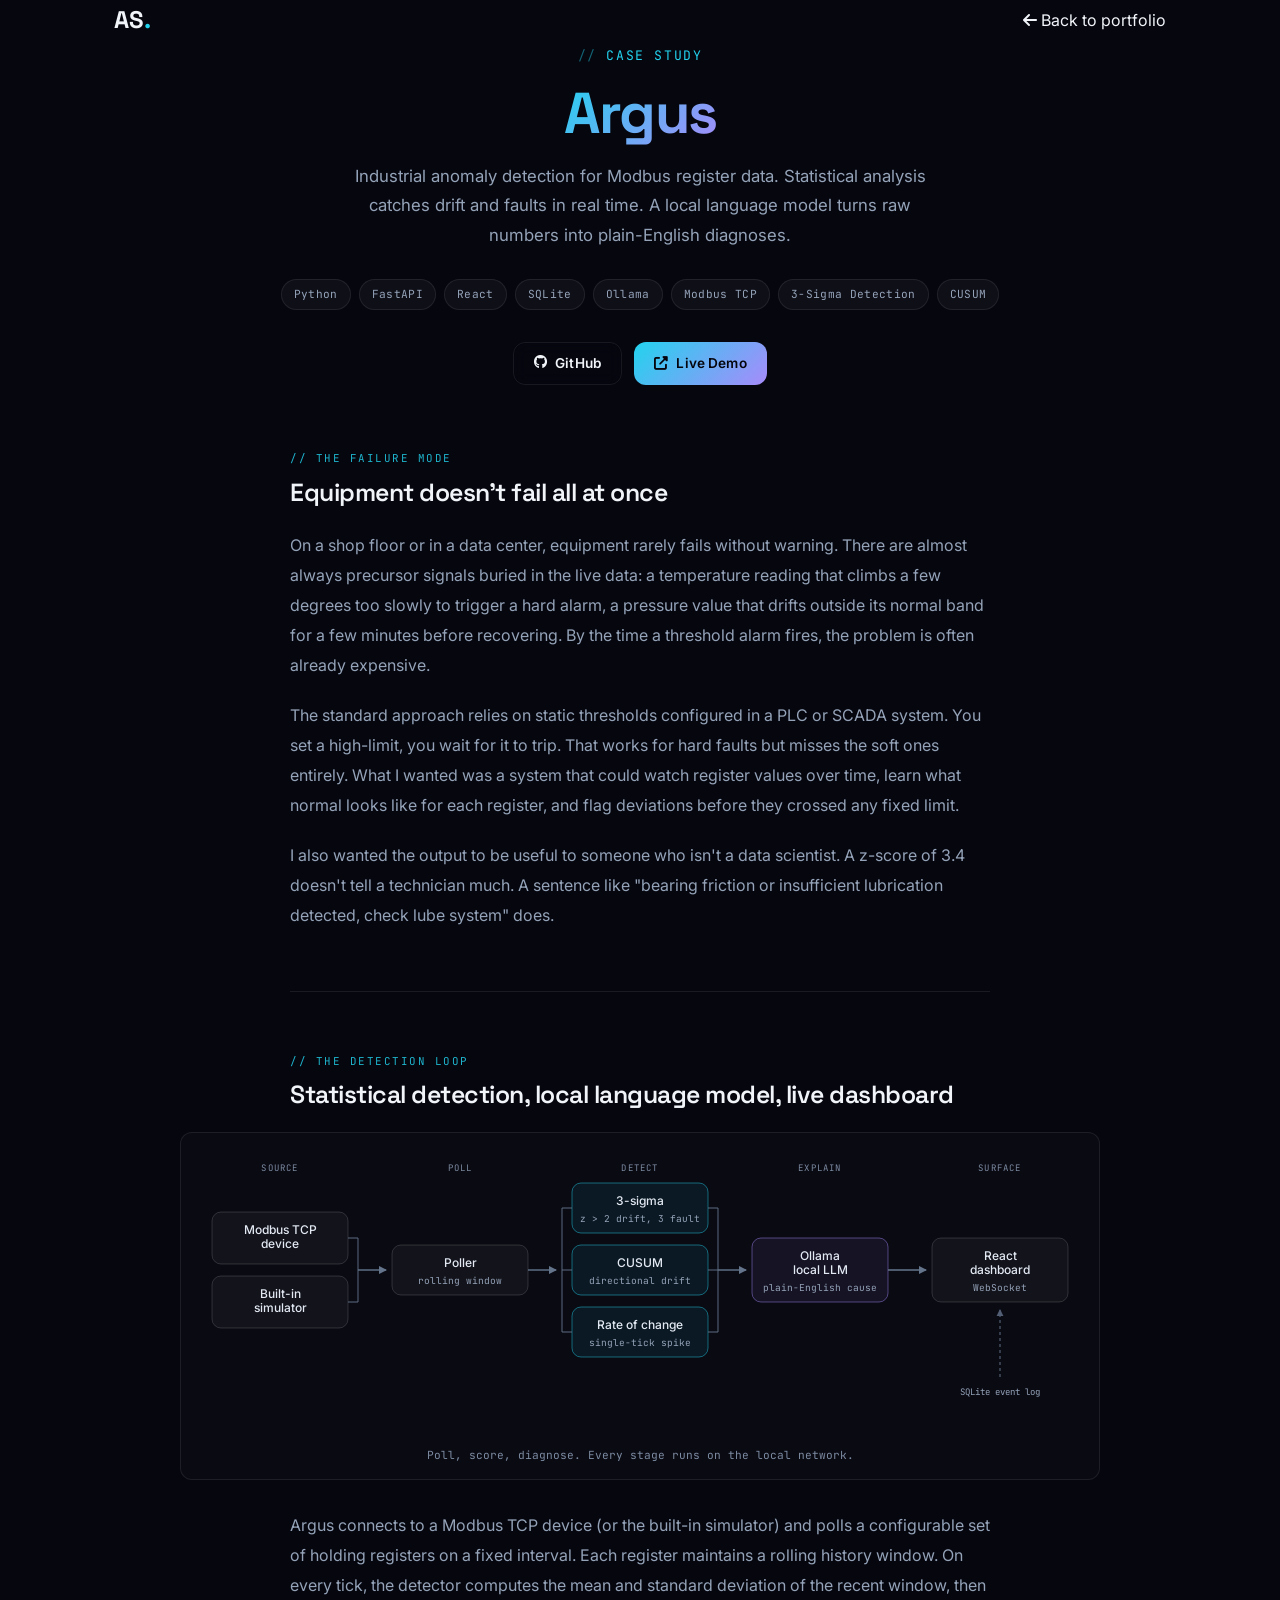
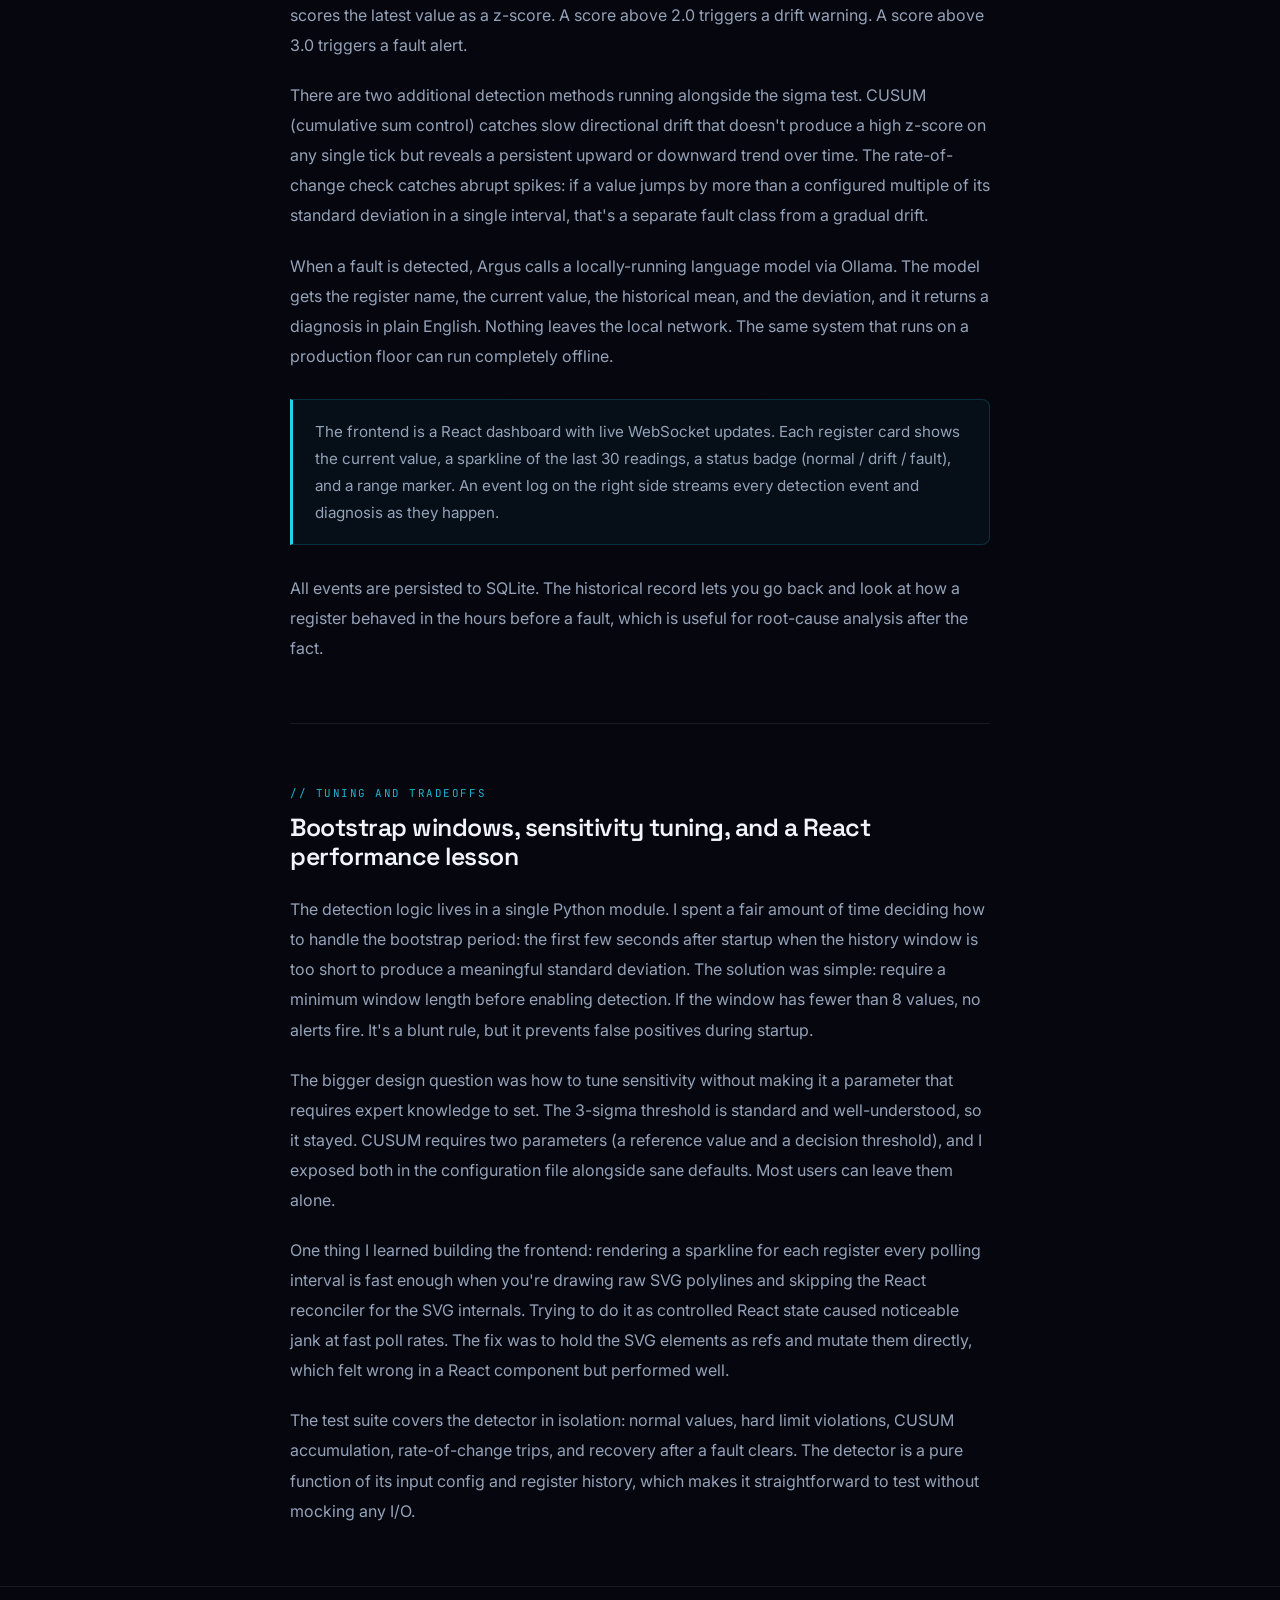
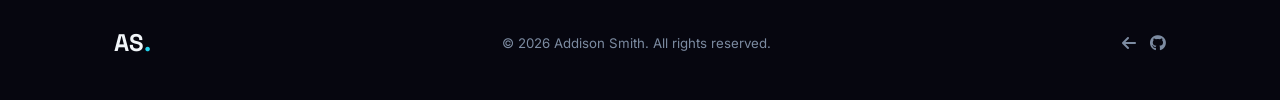
<file: case-studies/argus.html>
<!DOCTYPE html>
<html lang="en">
<head>
    <meta charset="UTF-8">
    <meta name="viewport" content="width=device-width, initial-scale=1.0">
    <meta name="description" content="Argus case study: industrial Modbus anomaly detection with statistical analysis and local LLM diagnosis.">
    <meta name="author" content="Addison Smith">
    <link rel="canonical" href="https://addisontech.github.io/case-studies/argus.html">

    <title>Argus | Case Study</title>

    <link rel="preconnect" href="https://fonts.googleapis.com">
    <link rel="preconnect" href="https://fonts.gstatic.com" crossorigin>
    <link href="https://fonts.googleapis.com/css2?family=Inter:wght@300;400;500;600;700&family=Space+Grotesk:wght@400;500;600;700&family=JetBrains+Mono:wght@400;500&display=swap" rel="stylesheet">
    <link rel="stylesheet" href="https://cdnjs.cloudflare.com/ajax/libs/font-awesome/6.5.0/css/all.min.css" crossorigin="anonymous" referrerpolicy="no-referrer">

    <link rel="icon" type="image/x-icon" href="../favicon.ico">
    <link rel="icon" type="image/png" sizes="32x32" href="../favicon.png">
    <link rel="shortcut icon" href="../favicon.ico">

    <link rel="stylesheet" href="../styles.css">
    <link rel="stylesheet" href="styles.css">
</head>
<body class="demo-body">

    <a href="#cs-content" class="skip-nav">Skip to content</a>

    <header class="demo-nav" role="banner">
        <div class="nav-container">
            <a href="../index.html#home" class="nav-logo" aria-label="Back to portfolio">
                AS<span class="accent">.</span>
            </a>
            <a href="../index.html#projects" class="demo-back-link">
                <i class="fas fa-arrow-left" aria-hidden="true"></i>
                <span>Back to portfolio</span>
            </a>
        </div>
    </header>

    <main class="demo-main" id="cs-content">

        <div class="demo-bg" aria-hidden="true">
            <div class="demo-glow demo-glow-1"></div>
            <div class="demo-glow demo-glow-2"></div>
            <div class="demo-grid"></div>
        </div>

        <div class="demo-container">

            <section class="cs-hero" aria-labelledby="cs-title">
                <span class="section-label">Case Study</span>
                <h1 class="cs-title" id="cs-title">
                    <span class="gradient-text">Argus</span>
                </h1>
                <p class="cs-tagline">
                    Industrial anomaly detection for Modbus register data. Statistical analysis catches drift
                    and faults in real time. A local language model turns raw numbers into plain-English diagnoses.
                </p>
                <div class="cs-stack">
                    <span class="cs-tag">Python</span>
                    <span class="cs-tag">FastAPI</span>
                    <span class="cs-tag">React</span>
                    <span class="cs-tag">SQLite</span>
                    <span class="cs-tag">Ollama</span>
                    <span class="cs-tag">Modbus TCP</span>
                    <span class="cs-tag">3-Sigma Detection</span>
                    <span class="cs-tag">CUSUM</span>
                </div>
                <div class="cs-links">
                    <a href="https://github.com/AddisonTech/Argus" target="_blank" rel="noopener noreferrer" class="btn btn-secondary btn-sm">
                        <i class="fab fa-github"></i> GitHub
                    </a>
                    <a href="../demos/argus.html" target="_blank" rel="noopener noreferrer" class="btn btn-primary btn-sm">
                        <i class="fas fa-external-link-alt"></i> Live Demo
                    </a>
                </div>
            </section>

            <article class="cs-article">

                <section class="cs-section">
                    <span class="cs-section-eyebrow">// the failure mode</span>
                    <h2 class="cs-section-heading">Equipment doesn't fail all at once</h2>
                    <div class="cs-prose">
                        <p>
                            On a shop floor or in a data center, equipment rarely fails without warning. There are
                            almost always precursor signals buried in the live data: a temperature reading that
                            climbs a few degrees too slowly to trigger a hard alarm, a pressure value that drifts
                            outside its normal band for a few minutes before recovering. By the time a threshold
                            alarm fires, the problem is often already expensive.
                        </p>
                        <p>
                            The standard approach relies on static thresholds configured in a PLC or SCADA system.
                            You set a high-limit, you wait for it to trip. That works for hard faults but misses
                            the soft ones entirely. What I wanted was a system that could watch register values over
                            time, learn what normal looks like for each register, and flag deviations before they
                            crossed any fixed limit.
                        </p>
                        <p>
                            I also wanted the output to be useful to someone who isn't a data scientist. A z-score
                            of 3.4 doesn't tell a technician much. A sentence like "bearing friction or insufficient
                            lubrication detected, check lube system" does.
                        </p>
                    </div>
                </section>

                <hr class="cs-divider">

                <section class="cs-section">
                    <span class="cs-section-eyebrow">// the detection loop</span>
                    <h2 class="cs-section-heading">Statistical detection, local language model, live dashboard</h2>
                    <div class="cs-prose">
                        <figure class="cs-figure">
                            <svg viewBox="0 0 884 280" role="img" aria-labelledby="csDiagTitle csDiagDesc" style="max-width:884px;margin:0 auto" xmlns="http://www.w3.org/2000/svg">
                            <title id="csDiagTitle">Argus detection pipeline</title>
                            <desc id="csDiagDesc">Modbus registers are polled on an interval, scored by three statistical detectors, and any fault is sent to a local language model before reaching the dashboard.</desc>
                            <defs><marker id="csArrow" viewBox="0 0 8 8" refX="7" refY="4" markerWidth="6" markerHeight="6" orient="auto"><path d="M0 0 L8 4 L0 8 z" fill="#64748b"/></marker></defs>
                            <rect x="14" y="59" width="136" height="52" rx="9" fill="rgba(255,255,255,0.035)" stroke="rgba(255,255,255,0.14)"/>
                            <text x="82" y="81" text-anchor="middle" font-size="12" fill="#e2e9f3" font-family="Inter, system-ui, sans-serif" font-weight="500">Modbus TCP</text>
                            <text x="82" y="95" text-anchor="middle" font-size="12" fill="#e2e9f3" font-family="Inter, system-ui, sans-serif" font-weight="500">device</text>
                            <rect x="14" y="123" width="136" height="52" rx="9" fill="rgba(255,255,255,0.035)" stroke="rgba(255,255,255,0.14)"/>
                            <text x="82" y="145" text-anchor="middle" font-size="12" fill="#e2e9f3" font-family="Inter, system-ui, sans-serif" font-weight="500">Built-in</text>
                            <text x="82" y="159" text-anchor="middle" font-size="12" fill="#e2e9f3" font-family="Inter, system-ui, sans-serif" font-weight="500">simulator</text>
                            <text x="82" y="18" text-anchor="middle" font-size="9" fill="#7c8ba1" font-family="JetBrains Mono, ui-monospace, monospace" letter-spacing="1.2">SOURCE</text>
                            <rect x="194" y="92" width="136" height="50" rx="9" fill="rgba(255,255,255,0.035)" stroke="rgba(255,255,255,0.14)"/>
                            <text x="262" y="114" text-anchor="middle" font-size="12" fill="#e2e9f3" font-family="Inter, system-ui, sans-serif" font-weight="500">Poller</text>
                            <text x="262" y="131" text-anchor="middle" font-size="9.5" fill="#94a3b8" font-family="JetBrains Mono, ui-monospace, monospace">rolling window</text>
                            <text x="262" y="18" text-anchor="middle" font-size="9" fill="#7c8ba1" font-family="JetBrains Mono, ui-monospace, monospace" letter-spacing="1.2">POLL</text>
                            <rect x="374" y="30" width="136" height="50" rx="9" fill="rgba(34,211,238,0.075)" stroke="rgba(34,211,238,0.45)"/>
                            <text x="442" y="52" text-anchor="middle" font-size="12" fill="#e2e9f3" font-family="Inter, system-ui, sans-serif" font-weight="500">3-sigma</text>
                            <text x="442" y="69" text-anchor="middle" font-size="9.5" fill="#94a3b8" font-family="JetBrains Mono, ui-monospace, monospace">z &gt; 2 drift, 3 fault</text>
                            <rect x="374" y="92" width="136" height="50" rx="9" fill="rgba(34,211,238,0.075)" stroke="rgba(34,211,238,0.45)"/>
                            <text x="442" y="114" text-anchor="middle" font-size="12" fill="#e2e9f3" font-family="Inter, system-ui, sans-serif" font-weight="500">CUSUM</text>
                            <text x="442" y="131" text-anchor="middle" font-size="9.5" fill="#94a3b8" font-family="JetBrains Mono, ui-monospace, monospace">directional drift</text>
                            <rect x="374" y="154" width="136" height="50" rx="9" fill="rgba(34,211,238,0.075)" stroke="rgba(34,211,238,0.45)"/>
                            <text x="442" y="176" text-anchor="middle" font-size="12" fill="#e2e9f3" font-family="Inter, system-ui, sans-serif" font-weight="500">Rate of change</text>
                            <text x="442" y="193" text-anchor="middle" font-size="9.5" fill="#94a3b8" font-family="JetBrains Mono, ui-monospace, monospace">single-tick spike</text>
                            <text x="442" y="18" text-anchor="middle" font-size="9" fill="#7c8ba1" font-family="JetBrains Mono, ui-monospace, monospace" letter-spacing="1.2">DETECT</text>
                            <rect x="554" y="85" width="136" height="64" rx="9" fill="rgba(167,139,250,0.075)" stroke="rgba(167,139,250,0.45)"/>
                            <text x="622" y="107" text-anchor="middle" font-size="12" fill="#e2e9f3" font-family="Inter, system-ui, sans-serif" font-weight="500">Ollama</text>
                            <text x="622" y="121" text-anchor="middle" font-size="12" fill="#e2e9f3" font-family="Inter, system-ui, sans-serif" font-weight="500">local LLM</text>
                            <text x="622" y="138" text-anchor="middle" font-size="9.5" fill="#94a3b8" font-family="JetBrains Mono, ui-monospace, monospace">plain-English cause</text>
                            <text x="622" y="18" text-anchor="middle" font-size="9" fill="#7c8ba1" font-family="JetBrains Mono, ui-monospace, monospace" letter-spacing="1.2">EXPLAIN</text>
                            <rect x="734" y="85" width="136" height="64" rx="9" fill="rgba(255,255,255,0.035)" stroke="rgba(255,255,255,0.14)"/>
                            <text x="802" y="107" text-anchor="middle" font-size="12" fill="#e2e9f3" font-family="Inter, system-ui, sans-serif" font-weight="500">React</text>
                            <text x="802" y="121" text-anchor="middle" font-size="12" fill="#e2e9f3" font-family="Inter, system-ui, sans-serif" font-weight="500">dashboard</text>
                            <text x="802" y="138" text-anchor="middle" font-size="9.5" fill="#94a3b8" font-family="JetBrains Mono, ui-monospace, monospace">WebSocket</text>
                            <text x="802" y="18" text-anchor="middle" font-size="9" fill="#7c8ba1" font-family="JetBrains Mono, ui-monospace, monospace" letter-spacing="1.2">SURFACE</text>
                            <path d="M160 85 L160 149" stroke="#64748b" stroke-width="1.2" fill="none" opacity="0.75"/>
                            <path d="M150 85 L160 85" stroke="#64748b" stroke-width="1.2" fill="none" opacity="0.75"/>
                            <path d="M150 149 L160 149" stroke="#64748b" stroke-width="1.2" fill="none" opacity="0.75"/>
                            <path d="M160 117 L188 117" stroke="#64748b" stroke-width="1.4" fill="none" marker-end="url(#csArrow)"/>
                            <path d="M364 55 L364 179" stroke="#64748b" stroke-width="1.2" fill="none" opacity="0.75"/>
                            <path d="M374 55 L364 55" stroke="#64748b" stroke-width="1.2" fill="none" opacity="0.75"/>
                            <path d="M374 117 L364 117" stroke="#64748b" stroke-width="1.2" fill="none" opacity="0.75"/>
                            <path d="M374 179 L364 179" stroke="#64748b" stroke-width="1.2" fill="none" opacity="0.75"/>
                            <path d="M330 117 L358 117" stroke="#64748b" stroke-width="1.4" fill="none" marker-end="url(#csArrow)"/>
                            <path d="M520 55 L520 179" stroke="#64748b" stroke-width="1.2" fill="none" opacity="0.75"/>
                            <path d="M510 55 L520 55" stroke="#64748b" stroke-width="1.2" fill="none" opacity="0.75"/>
                            <path d="M510 117 L520 117" stroke="#64748b" stroke-width="1.2" fill="none" opacity="0.75"/>
                            <path d="M510 179 L520 179" stroke="#64748b" stroke-width="1.2" fill="none" opacity="0.75"/>
                            <path d="M520 117 L548 117" stroke="#64748b" stroke-width="1.4" fill="none" marker-end="url(#csArrow)"/>
                            <path d="M690 117 L728 117" stroke="#64748b" stroke-width="1.4" fill="none" marker-end="url(#csArrow)"/>
                            <text x="802" y="242" text-anchor="middle" font-size="9" fill="#94a3b8" font-family="JetBrains Mono, ui-monospace, monospace">SQLite event log</text>
                            <path d="M802 224 L802 157" stroke="#64748b" stroke-width="1.2" stroke-dasharray="3 3" fill="none" marker-end="url(#csArrow)" opacity="0.8"/>
                            </svg>
                            <figcaption>Poll, score, diagnose. Every stage runs on the local network.</figcaption>
                        </figure>
                        <p>
                            Argus connects to a Modbus TCP device (or the built-in simulator) and polls a
                            configurable set of holding registers on a fixed interval. Each register maintains a
                            rolling history window. On every tick, the detector computes the mean and standard
                            deviation of the recent window, then scores the latest value as a z-score. A score
                            above 2.0 triggers a drift warning. A score above 3.0 triggers a fault alert.
                        </p>
                        <p>
                            There are two additional detection methods running alongside the sigma test. CUSUM
                            (cumulative sum control) catches slow directional drift that doesn't produce a high
                            z-score on any single tick but reveals a persistent upward or downward trend over time.
                            The rate-of-change check catches abrupt spikes: if a value jumps by more than a
                            configured multiple of its standard deviation in a single interval, that's a separate
                            fault class from a gradual drift.
                        </p>
                        <p>
                            When a fault is detected, Argus calls a locally-running language model via Ollama.
                            The model gets the register name, the current value, the historical mean, and the
                            deviation, and it returns a diagnosis in plain English. Nothing leaves the local
                            network. The same system that runs on a production floor can run completely offline.
                        </p>
                        <div class="cs-callout">
                            The frontend is a React dashboard with live WebSocket updates. Each register card
                            shows the current value, a sparkline of the last 30 readings, a status badge
                            (normal / drift / fault), and a range marker. An event log on the right side streams
                            every detection event and diagnosis as they happen.
                        </div>
                        <p>
                            All events are persisted to SQLite. The historical record lets you go back and look at
                            how a register behaved in the hours before a fault, which is useful for root-cause
                            analysis after the fact.
                        </p>
                    </div>
                </section>

                <hr class="cs-divider">

                <section class="cs-section">
                    <span class="cs-section-eyebrow">// tuning and tradeoffs</span>
                    <h2 class="cs-section-heading">Bootstrap windows, sensitivity tuning, and a React performance lesson</h2>
                    <div class="cs-prose">
                        <p>
                            The detection logic lives in a single Python module. I spent a fair amount of time
                            deciding how to handle the bootstrap period: the first few seconds after startup when
                            the history window is too short to produce a meaningful standard deviation. The solution
                            was simple: require a minimum window length before enabling detection. If the window
                            has fewer than 8 values, no alerts fire. It's a blunt rule, but it prevents false
                            positives during startup.
                        </p>
                        <p>
                            The bigger design question was how to tune sensitivity without making it a parameter
                            that requires expert knowledge to set. The 3-sigma threshold is standard and
                            well-understood, so it stayed. CUSUM requires two parameters (a reference value and
                            a decision threshold), and I exposed both in the configuration file alongside sane
                            defaults. Most users can leave them alone.
                        </p>
                        <p>
                            One thing I learned building the frontend: rendering a sparkline for each register
                            every polling interval is fast enough when you're drawing raw SVG polylines and
                            skipping the React reconciler for the SVG internals. Trying to do it as controlled
                            React state caused noticeable jank at fast poll rates. The fix was to hold the SVG
                            elements as refs and mutate them directly, which felt wrong in a React component but
                            performed well.
                        </p>
                        <p>
                            The test suite covers the detector in isolation: normal values, hard limit violations,
                            CUSUM accumulation, rate-of-change trips, and recovery after a fault clears. The
                            detector is a pure function of its input config and register history, which makes it
                            straightforward to test without mocking any I/O.
                        </p>
                    </div>
                </section>

            </article>

        </div>
    </main>

    <footer class="footer">
        <div class="container">
            <div class="footer-inner">
                <a href="../index.html#home" class="nav-logo">AS<span class="accent">.</span></a>
                <p class="footer-copy">&copy; 2026 Addison Smith. All rights reserved.</p>
                <div class="footer-socials">
                    <a href="../index.html#projects" aria-label="Back to portfolio"><i class="fas fa-arrow-left"></i></a>
                    <a href="https://github.com/AddisonTech/Argus" target="_blank" rel="noopener noreferrer" aria-label="Argus on GitHub"><i class="fab fa-github"></i></a>
                </div>
            </div>
        </div>
    </footer>

</body>
</html>
</file>
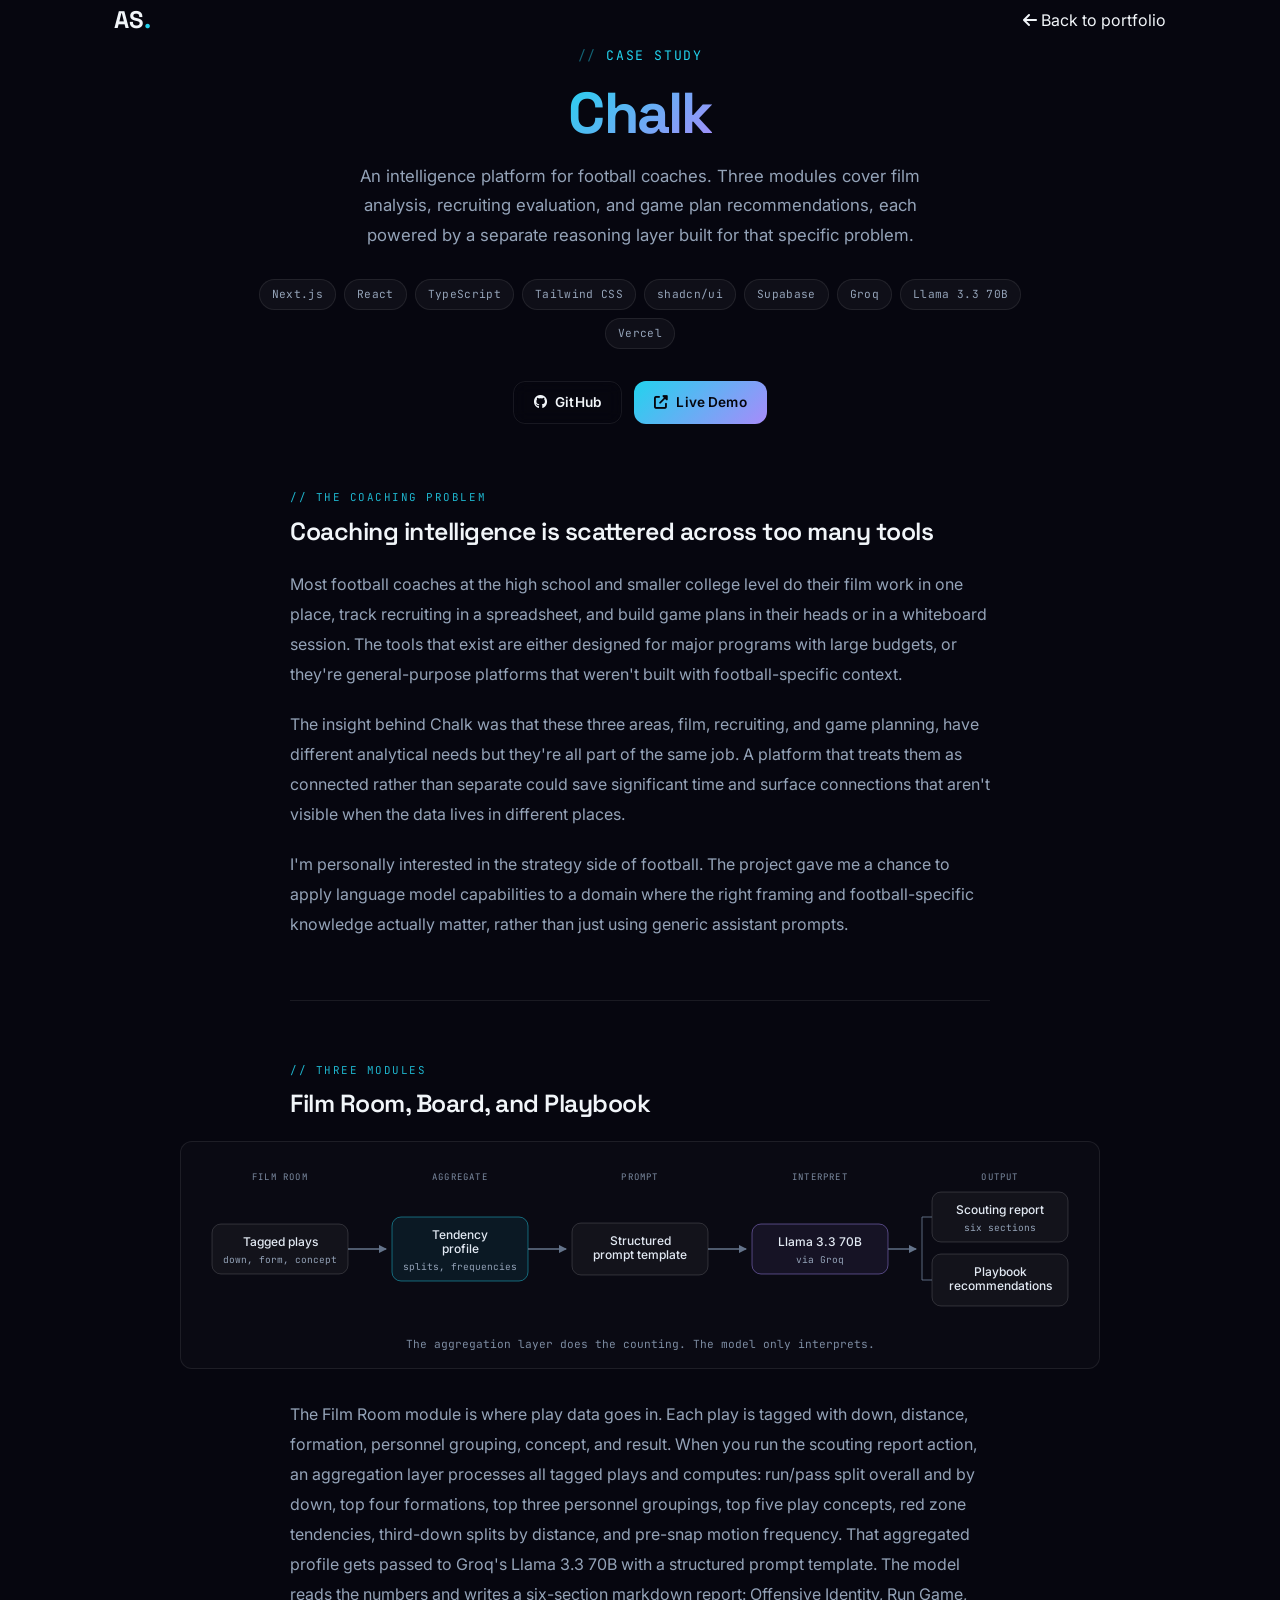
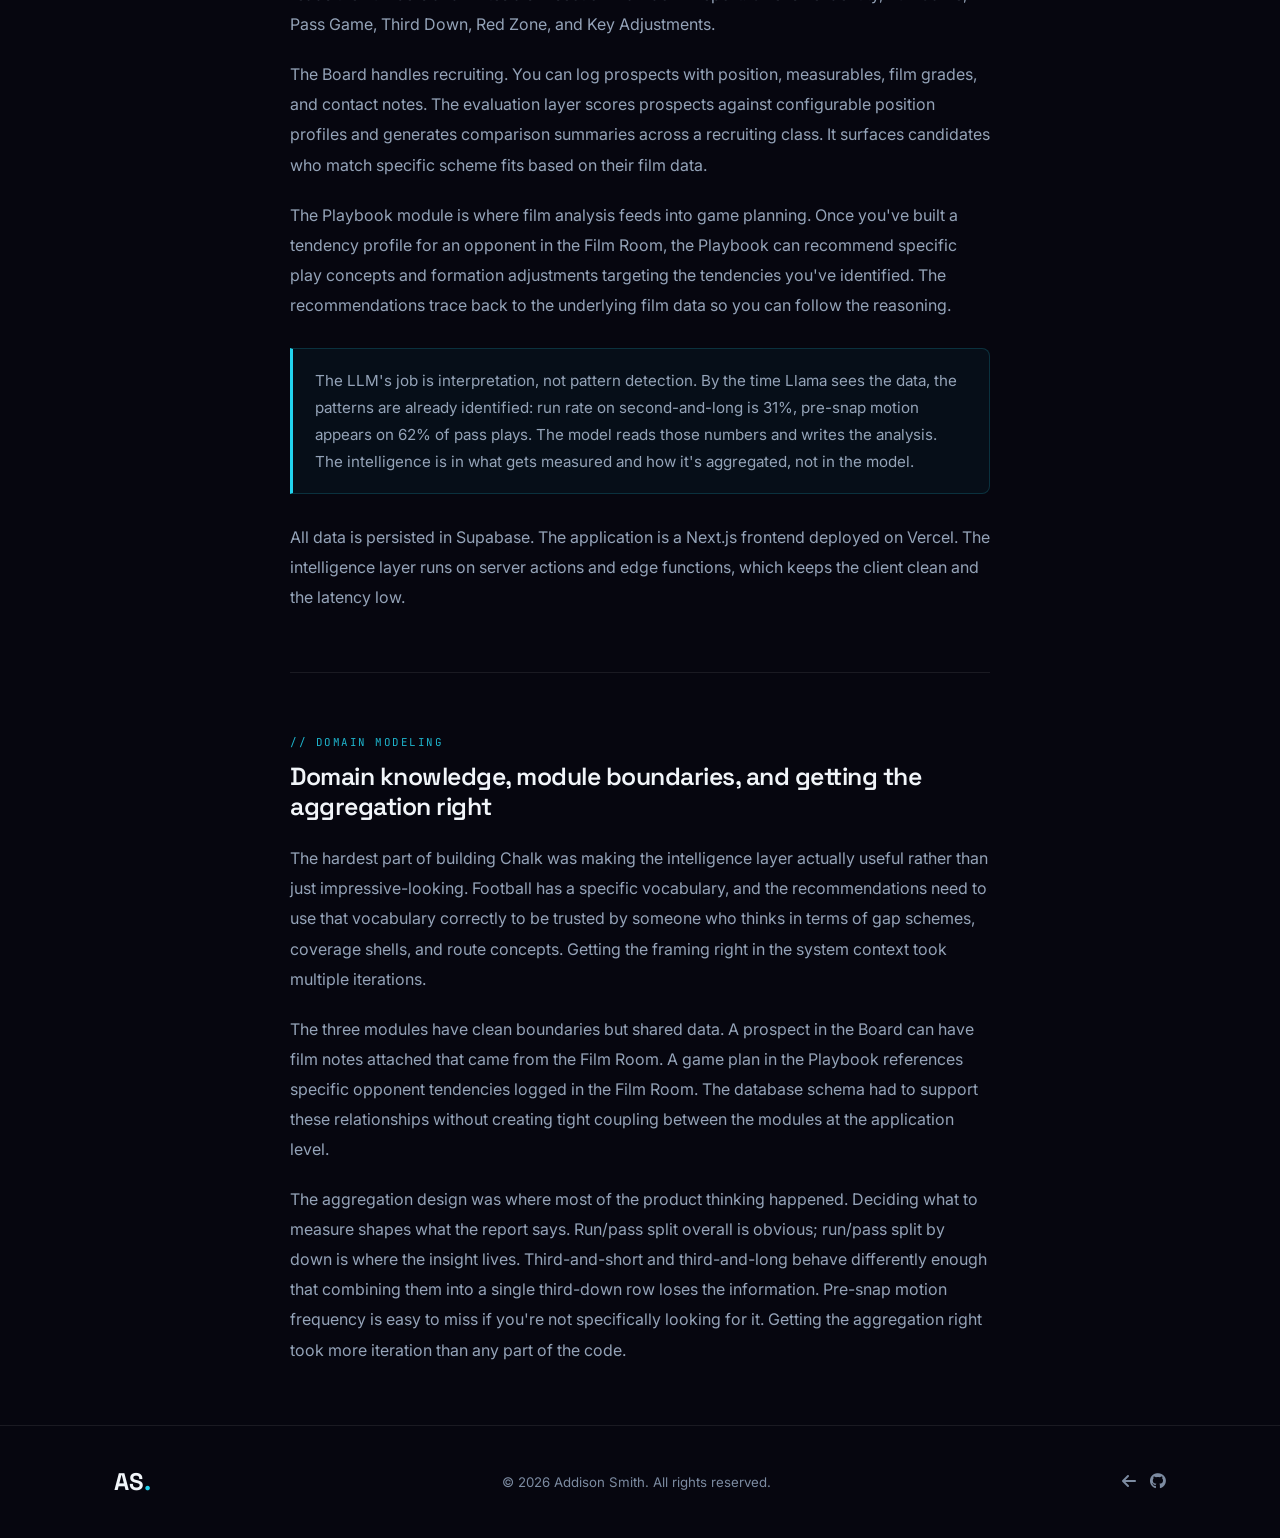
<file: case-studies/chalk.html>
<!DOCTYPE html>
<html lang="en">
<head>
    <meta charset="UTF-8">
    <meta name="viewport" content="width=device-width, initial-scale=1.0">
    <meta name="description" content="Chalk case study: AI football intelligence platform for coaches covering film analysis, recruiting, and game planning.">
    <meta name="author" content="Addison Smith">
    <link rel="canonical" href="https://addisontech.github.io/case-studies/chalk.html">

    <title>Chalk | Case Study</title>

    <link rel="preconnect" href="https://fonts.googleapis.com">
    <link rel="preconnect" href="https://fonts.gstatic.com" crossorigin>
    <link href="https://fonts.googleapis.com/css2?family=Inter:wght@300;400;500;600;700&family=Space+Grotesk:wght@400;500;600;700&family=JetBrains+Mono:wght@400;500&display=swap" rel="stylesheet">
    <link rel="stylesheet" href="https://cdnjs.cloudflare.com/ajax/libs/font-awesome/6.5.0/css/all.min.css" crossorigin="anonymous" referrerpolicy="no-referrer">

    <link rel="icon" type="image/x-icon" href="../favicon.ico">
    <link rel="icon" type="image/png" sizes="32x32" href="../favicon.png">
    <link rel="shortcut icon" href="../favicon.ico">

    <link rel="stylesheet" href="../styles.css">
    <link rel="stylesheet" href="styles.css">
</head>
<body class="demo-body">

    <a href="#cs-content" class="skip-nav">Skip to content</a>

    <header class="demo-nav" role="banner">
        <div class="nav-container">
            <a href="../index.html#home" class="nav-logo" aria-label="Back to portfolio">
                AS<span class="accent">.</span>
            </a>
            <a href="../index.html#projects" class="demo-back-link">
                <i class="fas fa-arrow-left" aria-hidden="true"></i>
                <span>Back to portfolio</span>
            </a>
        </div>
    </header>

    <main class="demo-main" id="cs-content">

        <div class="demo-bg" aria-hidden="true">
            <div class="demo-glow demo-glow-1"></div>
            <div class="demo-glow demo-glow-2"></div>
            <div class="demo-grid"></div>
        </div>

        <div class="demo-container">

            <section class="cs-hero" aria-labelledby="cs-title">
                <span class="section-label">Case Study</span>
                <h1 class="cs-title" id="cs-title">
                    <span class="gradient-text">Chalk</span>
                </h1>
                <p class="cs-tagline">
                    An intelligence platform for football coaches. Three modules cover film analysis,
                    recruiting evaluation, and game plan recommendations, each powered by a separate
                    reasoning layer built for that specific problem.
                </p>
                <div class="cs-stack">
                    <span class="cs-tag">Next.js</span>
                    <span class="cs-tag">React</span>
                    <span class="cs-tag">TypeScript</span>
                    <span class="cs-tag">Tailwind CSS</span>
                    <span class="cs-tag">shadcn/ui</span>
                    <span class="cs-tag">Supabase</span>
                    <span class="cs-tag">Groq</span>
                    <span class="cs-tag">Llama 3.3 70B</span>
                    <span class="cs-tag">Vercel</span>
                </div>
                <div class="cs-links">
                    <a href="https://github.com/AddisonTech/Chalk" target="_blank" rel="noopener noreferrer" class="btn btn-secondary btn-sm">
                        <i class="fab fa-github"></i> GitHub
                    </a>
                    <a href="https://chalk-sable.vercel.app" target="_blank" rel="noopener noreferrer" class="btn btn-primary btn-sm">
                        <i class="fas fa-external-link-alt"></i> Live Demo
                    </a>
                </div>
            </section>

            <article class="cs-article">

                <section class="cs-section">
                    <span class="cs-section-eyebrow">// the coaching problem</span>
                    <h2 class="cs-section-heading">Coaching intelligence is scattered across too many tools</h2>
                    <div class="cs-prose">
                        <p>
                            Most football coaches at the high school and smaller college level do their film
                            work in one place, track recruiting in a spreadsheet, and build game plans in
                            their heads or in a whiteboard session. The tools that exist are either designed
                            for major programs with large budgets, or they're general-purpose platforms that
                            weren't built with football-specific context.
                        </p>
                        <p>
                            The insight behind Chalk was that these three areas, film, recruiting, and game
                            planning, have different analytical needs but they're all part of the same job.
                            A platform that treats them as connected rather than separate could save
                            significant time and surface connections that aren't visible when the data
                            lives in different places.
                        </p>
                        <p>
                            I'm personally interested in the strategy side of football. The project gave me
                            a chance to apply language model capabilities to a domain where the right framing
                            and football-specific knowledge actually matter, rather than just using generic
                            assistant prompts.
                        </p>
                    </div>
                </section>

                <hr class="cs-divider">

                <section class="cs-section">
                    <span class="cs-section-eyebrow">// three modules</span>
                    <h2 class="cs-section-heading">Film Room, Board, and Playbook</h2>
                    <div class="cs-prose">
                        <figure class="cs-figure">
                            <svg viewBox="0 0 884 160" role="img" aria-labelledby="csDiagTitle csDiagDesc" style="max-width:884px;margin:0 auto" xmlns="http://www.w3.org/2000/svg">
                            <title id="csDiagTitle">Chalk scouting report pipeline</title>
                            <desc id="csDiagDesc">Tagged plays are aggregated into a tendency profile before any model runs; the language model writes the report from those numbers.</desc>
                            <defs><marker id="csArrow" viewBox="0 0 8 8" refX="7" refY="4" markerWidth="6" markerHeight="6" orient="auto"><path d="M0 0 L8 4 L0 8 z" fill="#64748b"/></marker></defs>
                            <rect x="14" y="62" width="136" height="50" rx="9" fill="rgba(255,255,255,0.035)" stroke="rgba(255,255,255,0.14)"/>
                            <text x="82" y="84" text-anchor="middle" font-size="12" fill="#e2e9f3" font-family="Inter, system-ui, sans-serif" font-weight="500">Tagged plays</text>
                            <text x="82" y="101" text-anchor="middle" font-size="9.5" fill="#94a3b8" font-family="JetBrains Mono, ui-monospace, monospace">down, form, concept</text>
                            <text x="82" y="18" text-anchor="middle" font-size="9" fill="#7c8ba1" font-family="JetBrains Mono, ui-monospace, monospace" letter-spacing="1.2">FILM ROOM</text>
                            <rect x="194" y="55" width="136" height="64" rx="9" fill="rgba(34,211,238,0.075)" stroke="rgba(34,211,238,0.45)"/>
                            <text x="262" y="77" text-anchor="middle" font-size="12" fill="#e2e9f3" font-family="Inter, system-ui, sans-serif" font-weight="500">Tendency</text>
                            <text x="262" y="91" text-anchor="middle" font-size="12" fill="#e2e9f3" font-family="Inter, system-ui, sans-serif" font-weight="500">profile</text>
                            <text x="262" y="108" text-anchor="middle" font-size="9.5" fill="#94a3b8" font-family="JetBrains Mono, ui-monospace, monospace">splits, frequencies</text>
                            <text x="262" y="18" text-anchor="middle" font-size="9" fill="#7c8ba1" font-family="JetBrains Mono, ui-monospace, monospace" letter-spacing="1.2">AGGREGATE</text>
                            <rect x="374" y="61" width="136" height="52" rx="9" fill="rgba(255,255,255,0.035)" stroke="rgba(255,255,255,0.14)"/>
                            <text x="442" y="83" text-anchor="middle" font-size="12" fill="#e2e9f3" font-family="Inter, system-ui, sans-serif" font-weight="500">Structured</text>
                            <text x="442" y="97" text-anchor="middle" font-size="12" fill="#e2e9f3" font-family="Inter, system-ui, sans-serif" font-weight="500">prompt template</text>
                            <text x="442" y="18" text-anchor="middle" font-size="9" fill="#7c8ba1" font-family="JetBrains Mono, ui-monospace, monospace" letter-spacing="1.2">PROMPT</text>
                            <rect x="554" y="62" width="136" height="50" rx="9" fill="rgba(167,139,250,0.075)" stroke="rgba(167,139,250,0.45)"/>
                            <text x="622" y="84" text-anchor="middle" font-size="12" fill="#e2e9f3" font-family="Inter, system-ui, sans-serif" font-weight="500">Llama 3.3 70B</text>
                            <text x="622" y="101" text-anchor="middle" font-size="9.5" fill="#94a3b8" font-family="JetBrains Mono, ui-monospace, monospace">via Groq</text>
                            <text x="622" y="18" text-anchor="middle" font-size="9" fill="#7c8ba1" font-family="JetBrains Mono, ui-monospace, monospace" letter-spacing="1.2">INTERPRET</text>
                            <rect x="734" y="30" width="136" height="50" rx="9" fill="rgba(255,255,255,0.035)" stroke="rgba(255,255,255,0.14)"/>
                            <text x="802" y="52" text-anchor="middle" font-size="12" fill="#e2e9f3" font-family="Inter, system-ui, sans-serif" font-weight="500">Scouting report</text>
                            <text x="802" y="69" text-anchor="middle" font-size="9.5" fill="#94a3b8" font-family="JetBrains Mono, ui-monospace, monospace">six sections</text>
                            <rect x="734" y="92" width="136" height="52" rx="9" fill="rgba(255,255,255,0.035)" stroke="rgba(255,255,255,0.14)"/>
                            <text x="802" y="114" text-anchor="middle" font-size="12" fill="#e2e9f3" font-family="Inter, system-ui, sans-serif" font-weight="500">Playbook</text>
                            <text x="802" y="128" text-anchor="middle" font-size="12" fill="#e2e9f3" font-family="Inter, system-ui, sans-serif" font-weight="500">recommendations</text>
                            <text x="802" y="18" text-anchor="middle" font-size="9" fill="#7c8ba1" font-family="JetBrains Mono, ui-monospace, monospace" letter-spacing="1.2">OUTPUT</text>
                            <path d="M150 87 L188 87" stroke="#64748b" stroke-width="1.4" fill="none" marker-end="url(#csArrow)"/>
                            <path d="M330 87 L368 87" stroke="#64748b" stroke-width="1.4" fill="none" marker-end="url(#csArrow)"/>
                            <path d="M510 87 L548 87" stroke="#64748b" stroke-width="1.4" fill="none" marker-end="url(#csArrow)"/>
                            <path d="M724 55 L724 118" stroke="#64748b" stroke-width="1.2" fill="none" opacity="0.75"/>
                            <path d="M734 55 L724 55" stroke="#64748b" stroke-width="1.2" fill="none" opacity="0.75"/>
                            <path d="M734 118 L724 118" stroke="#64748b" stroke-width="1.2" fill="none" opacity="0.75"/>
                            <path d="M690 87 L718 87" stroke="#64748b" stroke-width="1.4" fill="none" marker-end="url(#csArrow)"/>
                            </svg>
                            <figcaption>The aggregation layer does the counting. The model only interprets.</figcaption>
                        </figure>
                        <p>
                            The Film Room module is where play data goes in. Each play is tagged with
                            down, distance, formation, personnel grouping, concept, and result. When you
                            run the scouting report action, an aggregation layer processes all tagged plays
                            and computes: run/pass split overall and by down, top four formations, top three
                            personnel groupings, top five play concepts, red zone tendencies, third-down
                            splits by distance, and pre-snap motion frequency. That aggregated profile
                            gets passed to Groq's Llama 3.3 70B with a structured prompt template. The
                            model reads the numbers and writes a six-section markdown report: Offensive
                            Identity, Run Game, Pass Game, Third Down, Red Zone, and Key Adjustments.
                        </p>
                        <p>
                            The Board handles recruiting. You can log prospects with position, measurables,
                            film grades, and contact notes. The evaluation layer scores prospects against
                            configurable position profiles and generates comparison summaries across a
                            recruiting class. It surfaces candidates who match specific scheme fits based
                            on their film data.
                        </p>
                        <p>
                            The Playbook module is where film analysis feeds into game planning. Once
                            you've built a tendency profile for an opponent in the Film Room, the Playbook
                            can recommend specific play concepts and formation adjustments targeting the
                            tendencies you've identified. The recommendations trace back to the underlying
                            film data so you can follow the reasoning.
                        </p>
                        <div class="cs-callout">
                            The LLM's job is interpretation, not pattern detection. By the time Llama sees
                            the data, the patterns are already identified: run rate on second-and-long is
                            31%, pre-snap motion appears on 62% of pass plays. The model reads those numbers
                            and writes the analysis. The intelligence is in what gets measured and how it's
                            aggregated, not in the model.
                        </div>
                        <p>
                            All data is persisted in Supabase. The application is a Next.js frontend
                            deployed on Vercel. The intelligence layer runs on server actions and edge
                            functions, which keeps the client clean and the latency low.
                        </p>
                    </div>
                </section>

                <hr class="cs-divider">

                <section class="cs-section">
                    <span class="cs-section-eyebrow">// domain modeling</span>
                    <h2 class="cs-section-heading">Domain knowledge, module boundaries, and getting the aggregation right</h2>
                    <div class="cs-prose">
                        <p>
                            The hardest part of building Chalk was making the intelligence layer actually
                            useful rather than just impressive-looking. Football has a specific vocabulary,
                            and the recommendations need to use that vocabulary correctly to be trusted by
                            someone who thinks in terms of gap schemes, coverage shells, and route concepts.
                            Getting the framing right in the system context took multiple iterations.
                        </p>
                        <p>
                            The three modules have clean boundaries but shared data. A prospect in the
                            Board can have film notes attached that came from the Film Room. A game plan
                            in the Playbook references specific opponent tendencies logged in the Film Room.
                            The database schema had to support these relationships without creating tight
                            coupling between the modules at the application level.
                        </p>
                        <p>
                            The aggregation design was where most of the product thinking happened.
                            Deciding what to measure shapes what the report says. Run/pass split overall
                            is obvious; run/pass split by down is where the insight lives. Third-and-short
                            and third-and-long behave differently enough that combining them into a single
                            third-down row loses the information. Pre-snap motion frequency is easy to
                            miss if you're not specifically looking for it. Getting the aggregation right
                            took more iteration than any part of the code.
                        </p>
                    </div>
                </section>

            </article>

        </div>
    </main>

    <footer class="footer">
        <div class="container">
            <div class="footer-inner">
                <a href="../index.html#home" class="nav-logo">AS<span class="accent">.</span></a>
                <p class="footer-copy">&copy; 2026 Addison Smith. All rights reserved.</p>
                <div class="footer-socials">
                    <a href="../index.html#projects" aria-label="Back to portfolio"><i class="fas fa-arrow-left"></i></a>
                    <a href="https://github.com/AddisonTech/Chalk" target="_blank" rel="noopener noreferrer" aria-label="Chalk on GitHub"><i class="fab fa-github"></i></a>
                </div>
            </div>
        </div>
    </footer>

</body>
</html>
</file>
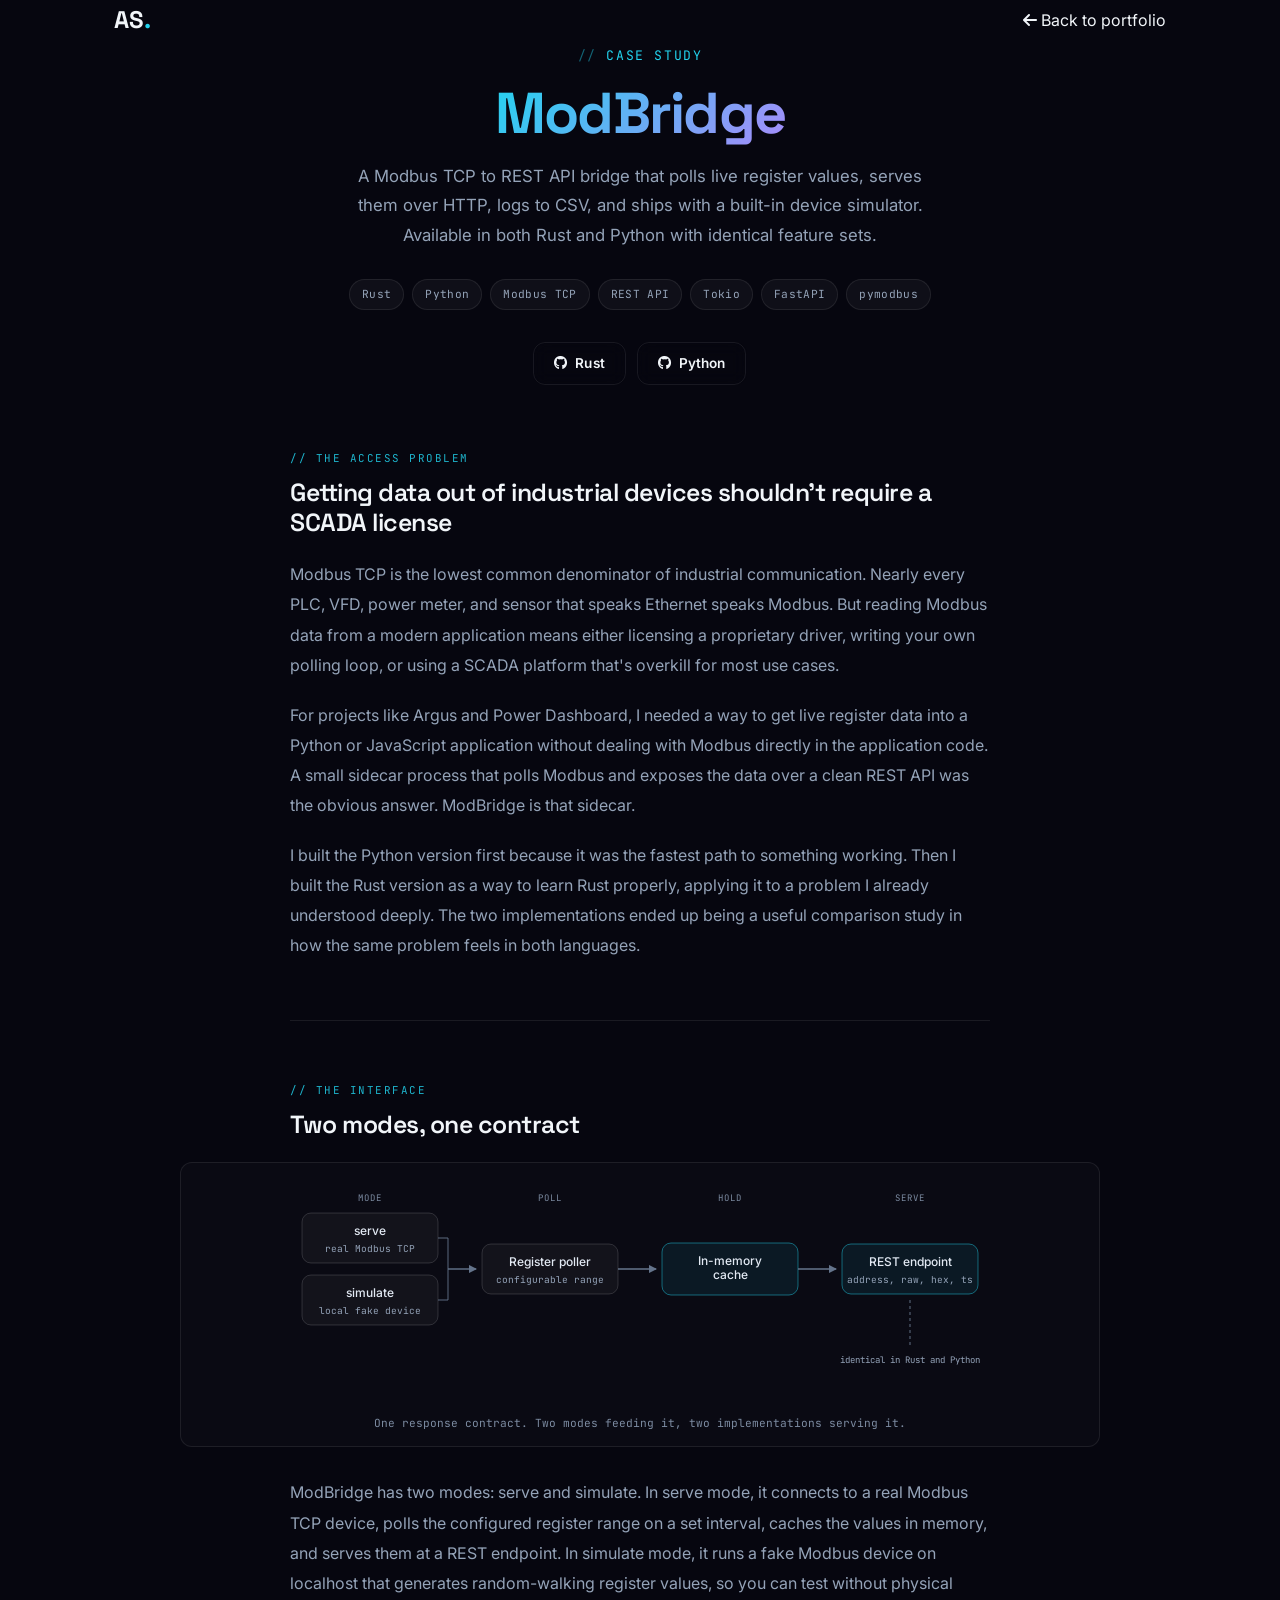
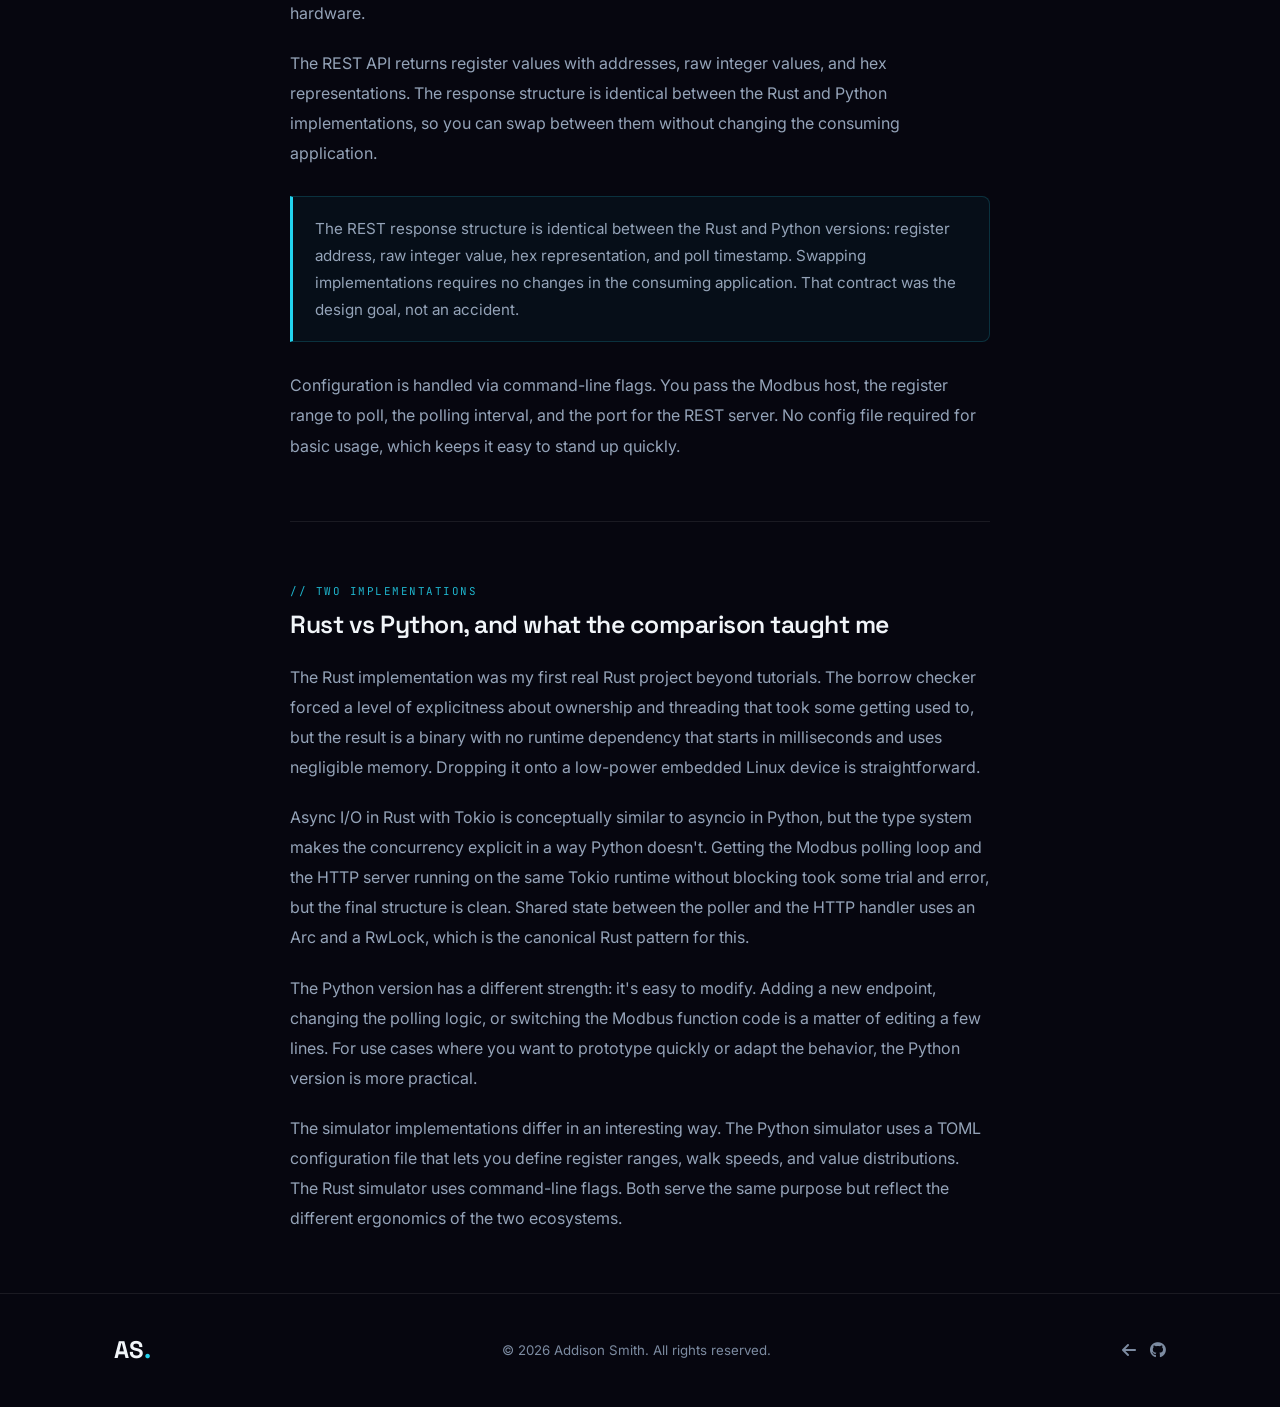
<file: case-studies/modbridge.html>
<!DOCTYPE html>
<html lang="en">
<head>
    <meta charset="UTF-8">
    <meta name="viewport" content="width=device-width, initial-scale=1.0">
    <meta name="description" content="ModBridge case study: Modbus TCP to REST API bridge in Rust and Python.">
    <meta name="author" content="Addison Smith">
    <link rel="canonical" href="https://addisontech.github.io/case-studies/modbridge.html">

    <title>ModBridge | Case Study</title>

    <link rel="preconnect" href="https://fonts.googleapis.com">
    <link rel="preconnect" href="https://fonts.gstatic.com" crossorigin>
    <link href="https://fonts.googleapis.com/css2?family=Inter:wght@300;400;500;600;700&family=Space+Grotesk:wght@400;500;600;700&family=JetBrains+Mono:wght@400;500&display=swap" rel="stylesheet">
    <link rel="stylesheet" href="https://cdnjs.cloudflare.com/ajax/libs/font-awesome/6.5.0/css/all.min.css" crossorigin="anonymous" referrerpolicy="no-referrer">

    <link rel="icon" type="image/x-icon" href="../favicon.ico">
    <link rel="icon" type="image/png" sizes="32x32" href="../favicon.png">
    <link rel="shortcut icon" href="../favicon.ico">

    <link rel="stylesheet" href="../styles.css">
    <link rel="stylesheet" href="styles.css">
</head>
<body class="demo-body">

    <a href="#cs-content" class="skip-nav">Skip to content</a>

    <header class="demo-nav" role="banner">
        <div class="nav-container">
            <a href="../index.html#home" class="nav-logo" aria-label="Back to portfolio">
                AS<span class="accent">.</span>
            </a>
            <a href="../index.html#projects" class="demo-back-link">
                <i class="fas fa-arrow-left" aria-hidden="true"></i>
                <span>Back to portfolio</span>
            </a>
        </div>
    </header>

    <main class="demo-main" id="cs-content">

        <div class="demo-bg" aria-hidden="true">
            <div class="demo-glow demo-glow-1"></div>
            <div class="demo-glow demo-glow-2"></div>
            <div class="demo-grid"></div>
        </div>

        <div class="demo-container">

            <section class="cs-hero" aria-labelledby="cs-title">
                <span class="section-label">Case Study</span>
                <h1 class="cs-title" id="cs-title">
                    <span class="gradient-text">ModBridge</span>
                </h1>
                <p class="cs-tagline">
                    A Modbus TCP to REST API bridge that polls live register values, serves them over HTTP,
                    logs to CSV, and ships with a built-in device simulator. Available in both Rust and
                    Python with identical feature sets.
                </p>
                <div class="cs-stack">
                    <span class="cs-tag">Rust</span>
                    <span class="cs-tag">Python</span>
                    <span class="cs-tag">Modbus TCP</span>
                    <span class="cs-tag">REST API</span>
                    <span class="cs-tag">Tokio</span>
                    <span class="cs-tag">FastAPI</span>
                    <span class="cs-tag">pymodbus</span>
                </div>
                <div class="cs-links">
                    <a href="https://github.com/AddisonTech/ModBridge" target="_blank" rel="noopener noreferrer" class="btn btn-secondary btn-sm">
                        <i class="fab fa-github"></i> Rust
                    </a>
                    <a href="https://github.com/AddisonTech/ModBridge_py" target="_blank" rel="noopener noreferrer" class="btn btn-secondary btn-sm">
                        <i class="fab fa-github"></i> Python
                    </a>
                </div>
            </section>

            <article class="cs-article">

                <section class="cs-section">
                    <span class="cs-section-eyebrow">// the access problem</span>
                    <h2 class="cs-section-heading">Getting data out of industrial devices shouldn't require a SCADA license</h2>
                    <div class="cs-prose">
                        <p>
                            Modbus TCP is the lowest common denominator of industrial communication. Nearly
                            every PLC, VFD, power meter, and sensor that speaks Ethernet speaks Modbus.
                            But reading Modbus data from a modern application means either licensing a
                            proprietary driver, writing your own polling loop, or using a SCADA platform
                            that's overkill for most use cases.
                        </p>
                        <p>
                            For projects like Argus and Power Dashboard, I needed a way to get live register
                            data into a Python or JavaScript application without dealing with Modbus directly
                            in the application code. A small sidecar process that polls Modbus and exposes
                            the data over a clean REST API was the obvious answer. ModBridge is that sidecar.
                        </p>
                        <p>
                            I built the Python version first because it was the fastest path to something
                            working. Then I built the Rust version as a way to learn Rust properly, applying
                            it to a problem I already understood deeply. The two implementations ended up
                            being a useful comparison study in how the same problem feels in both languages.
                        </p>
                    </div>
                </section>

                <hr class="cs-divider">

                <section class="cs-section">
                    <span class="cs-section-eyebrow">// the interface</span>
                    <h2 class="cs-section-heading">Two modes, one contract</h2>
                    <div class="cs-prose">
                        <figure class="cs-figure">
                            <svg viewBox="0 0 704 218" role="img" aria-labelledby="csDiagTitle csDiagDesc" style="max-width:704px;margin:0 auto" xmlns="http://www.w3.org/2000/svg">
                            <title id="csDiagTitle">ModBridge serve and simulate modes</title>
                            <desc id="csDiagDesc">Both modes feed the same poller, cache, and REST contract, and the Rust and Python builds return identical responses.</desc>
                            <defs><marker id="csArrow" viewBox="0 0 8 8" refX="7" refY="4" markerWidth="6" markerHeight="6" orient="auto"><path d="M0 0 L8 4 L0 8 z" fill="#64748b"/></marker></defs>
                            <rect x="14" y="30" width="136" height="50" rx="9" fill="rgba(255,255,255,0.035)" stroke="rgba(255,255,255,0.14)"/>
                            <text x="82" y="52" text-anchor="middle" font-size="12" fill="#e2e9f3" font-family="Inter, system-ui, sans-serif" font-weight="500">serve</text>
                            <text x="82" y="69" text-anchor="middle" font-size="9.5" fill="#94a3b8" font-family="JetBrains Mono, ui-monospace, monospace">real Modbus TCP</text>
                            <rect x="14" y="92" width="136" height="50" rx="9" fill="rgba(255,255,255,0.035)" stroke="rgba(255,255,255,0.14)"/>
                            <text x="82" y="114" text-anchor="middle" font-size="12" fill="#e2e9f3" font-family="Inter, system-ui, sans-serif" font-weight="500">simulate</text>
                            <text x="82" y="131" text-anchor="middle" font-size="9.5" fill="#94a3b8" font-family="JetBrains Mono, ui-monospace, monospace">local fake device</text>
                            <text x="82" y="18" text-anchor="middle" font-size="9" fill="#7c8ba1" font-family="JetBrains Mono, ui-monospace, monospace" letter-spacing="1.2">MODE</text>
                            <rect x="194" y="61" width="136" height="50" rx="9" fill="rgba(255,255,255,0.035)" stroke="rgba(255,255,255,0.14)"/>
                            <text x="262" y="83" text-anchor="middle" font-size="12" fill="#e2e9f3" font-family="Inter, system-ui, sans-serif" font-weight="500">Register poller</text>
                            <text x="262" y="100" text-anchor="middle" font-size="9.5" fill="#94a3b8" font-family="JetBrains Mono, ui-monospace, monospace">configurable range</text>
                            <text x="262" y="18" text-anchor="middle" font-size="9" fill="#7c8ba1" font-family="JetBrains Mono, ui-monospace, monospace" letter-spacing="1.2">POLL</text>
                            <rect x="374" y="60" width="136" height="52" rx="9" fill="rgba(34,211,238,0.075)" stroke="rgba(34,211,238,0.45)"/>
                            <text x="442" y="82" text-anchor="middle" font-size="12" fill="#e2e9f3" font-family="Inter, system-ui, sans-serif" font-weight="500">In-memory</text>
                            <text x="442" y="96" text-anchor="middle" font-size="12" fill="#e2e9f3" font-family="Inter, system-ui, sans-serif" font-weight="500">cache</text>
                            <text x="442" y="18" text-anchor="middle" font-size="9" fill="#7c8ba1" font-family="JetBrains Mono, ui-monospace, monospace" letter-spacing="1.2">HOLD</text>
                            <rect x="554" y="61" width="136" height="50" rx="9" fill="rgba(34,211,238,0.075)" stroke="rgba(34,211,238,0.45)"/>
                            <text x="622" y="83" text-anchor="middle" font-size="12" fill="#e2e9f3" font-family="Inter, system-ui, sans-serif" font-weight="500">REST endpoint</text>
                            <text x="622" y="100" text-anchor="middle" font-size="9.5" fill="#94a3b8" font-family="JetBrains Mono, ui-monospace, monospace">address, raw, hex, ts</text>
                            <text x="622" y="18" text-anchor="middle" font-size="9" fill="#7c8ba1" font-family="JetBrains Mono, ui-monospace, monospace" letter-spacing="1.2">SERVE</text>
                            <path d="M160 55 L160 117" stroke="#64748b" stroke-width="1.2" fill="none" opacity="0.75"/>
                            <path d="M150 55 L160 55" stroke="#64748b" stroke-width="1.2" fill="none" opacity="0.75"/>
                            <path d="M150 117 L160 117" stroke="#64748b" stroke-width="1.2" fill="none" opacity="0.75"/>
                            <path d="M160 86 L188 86" stroke="#64748b" stroke-width="1.4" fill="none" marker-end="url(#csArrow)"/>
                            <path d="M330 86 L368 86" stroke="#64748b" stroke-width="1.4" fill="none" marker-end="url(#csArrow)"/>
                            <path d="M510 86 L548 86" stroke="#64748b" stroke-width="1.4" fill="none" marker-end="url(#csArrow)"/>
                            <text x="622" y="180" text-anchor="middle" font-size="9" fill="#94a3b8" font-family="JetBrains Mono, ui-monospace, monospace">identical in Rust and Python</text>
                            <path d="M622 162 L622 115" stroke="#64748b" stroke-width="1.2" stroke-dasharray="3 3" fill="none" opacity="0.8"/>
                            </svg>
                            <figcaption>One response contract. Two modes feeding it, two implementations serving it.</figcaption>
                        </figure>
                        <p>
                            ModBridge has two modes: serve and simulate. In serve mode, it connects to a
                            real Modbus TCP device, polls the configured register range on a set interval,
                            caches the values in memory, and serves them at a REST endpoint. In simulate
                            mode, it runs a fake Modbus device on localhost that generates random-walking
                            register values, so you can test without physical hardware.
                        </p>
                        <p>
                            The REST API returns register values with addresses, raw integer values, and
                            hex representations. The response structure is identical between the Rust and
                            Python implementations, so you can swap between them without changing the
                            consuming application.
                        </p>
                        <div class="cs-callout">
                            The REST response structure is identical between the Rust and Python versions:
                            register address, raw integer value, hex representation, and poll timestamp.
                            Swapping implementations requires no changes in the consuming application.
                            That contract was the design goal, not an accident.
                        </div>
                        <p>
                            Configuration is handled via command-line flags. You pass the Modbus host, the
                            register range to poll, the polling interval, and the port for the REST server.
                            No config file required for basic usage, which keeps it easy to stand up quickly.
                        </p>
                    </div>
                </section>

                <hr class="cs-divider">

                <section class="cs-section">
                    <span class="cs-section-eyebrow">// two implementations</span>
                    <h2 class="cs-section-heading">Rust vs Python, and what the comparison taught me</h2>
                    <div class="cs-prose">
                        <p>
                            The Rust implementation was my first real Rust project beyond tutorials. The
                            borrow checker forced a level of explicitness about ownership and threading
                            that took some getting used to, but the result is a binary with no runtime
                            dependency that starts in milliseconds and uses negligible memory. Dropping it
                            onto a low-power embedded Linux device is straightforward.
                        </p>
                        <p>
                            Async I/O in Rust with Tokio is conceptually similar to asyncio in Python,
                            but the type system makes the concurrency explicit in a way Python doesn't.
                            Getting the Modbus polling loop and the HTTP server running on the same Tokio
                            runtime without blocking took some trial and error, but the final structure is
                            clean. Shared state between the poller and the HTTP handler uses an Arc and
                            a RwLock, which is the canonical Rust pattern for this.
                        </p>
                        <p>
                            The Python version has a different strength: it's easy to modify. Adding a new
                            endpoint, changing the polling logic, or switching the Modbus function code is
                            a matter of editing a few lines. For use cases where you want to prototype
                            quickly or adapt the behavior, the Python version is more practical.
                        </p>
                        <p>
                            The simulator implementations differ in an interesting way. The Python simulator
                            uses a TOML configuration file that lets you define register ranges, walk
                            speeds, and value distributions. The Rust simulator uses command-line flags.
                            Both serve the same purpose but reflect the different ergonomics of the two
                            ecosystems.
                        </p>
                    </div>
                </section>

            </article>

        </div>
    </main>

    <footer class="footer">
        <div class="container">
            <div class="footer-inner">
                <a href="../index.html#home" class="nav-logo">AS<span class="accent">.</span></a>
                <p class="footer-copy">&copy; 2026 Addison Smith. All rights reserved.</p>
                <div class="footer-socials">
                    <a href="../index.html#projects" aria-label="Back to portfolio"><i class="fas fa-arrow-left"></i></a>
                    <a href="https://github.com/AddisonTech/ModBridge" target="_blank" rel="noopener noreferrer" aria-label="ModBridge on GitHub"><i class="fab fa-github"></i></a>
                </div>
            </div>
        </div>
    </footer>

</body>
</html>
</file>
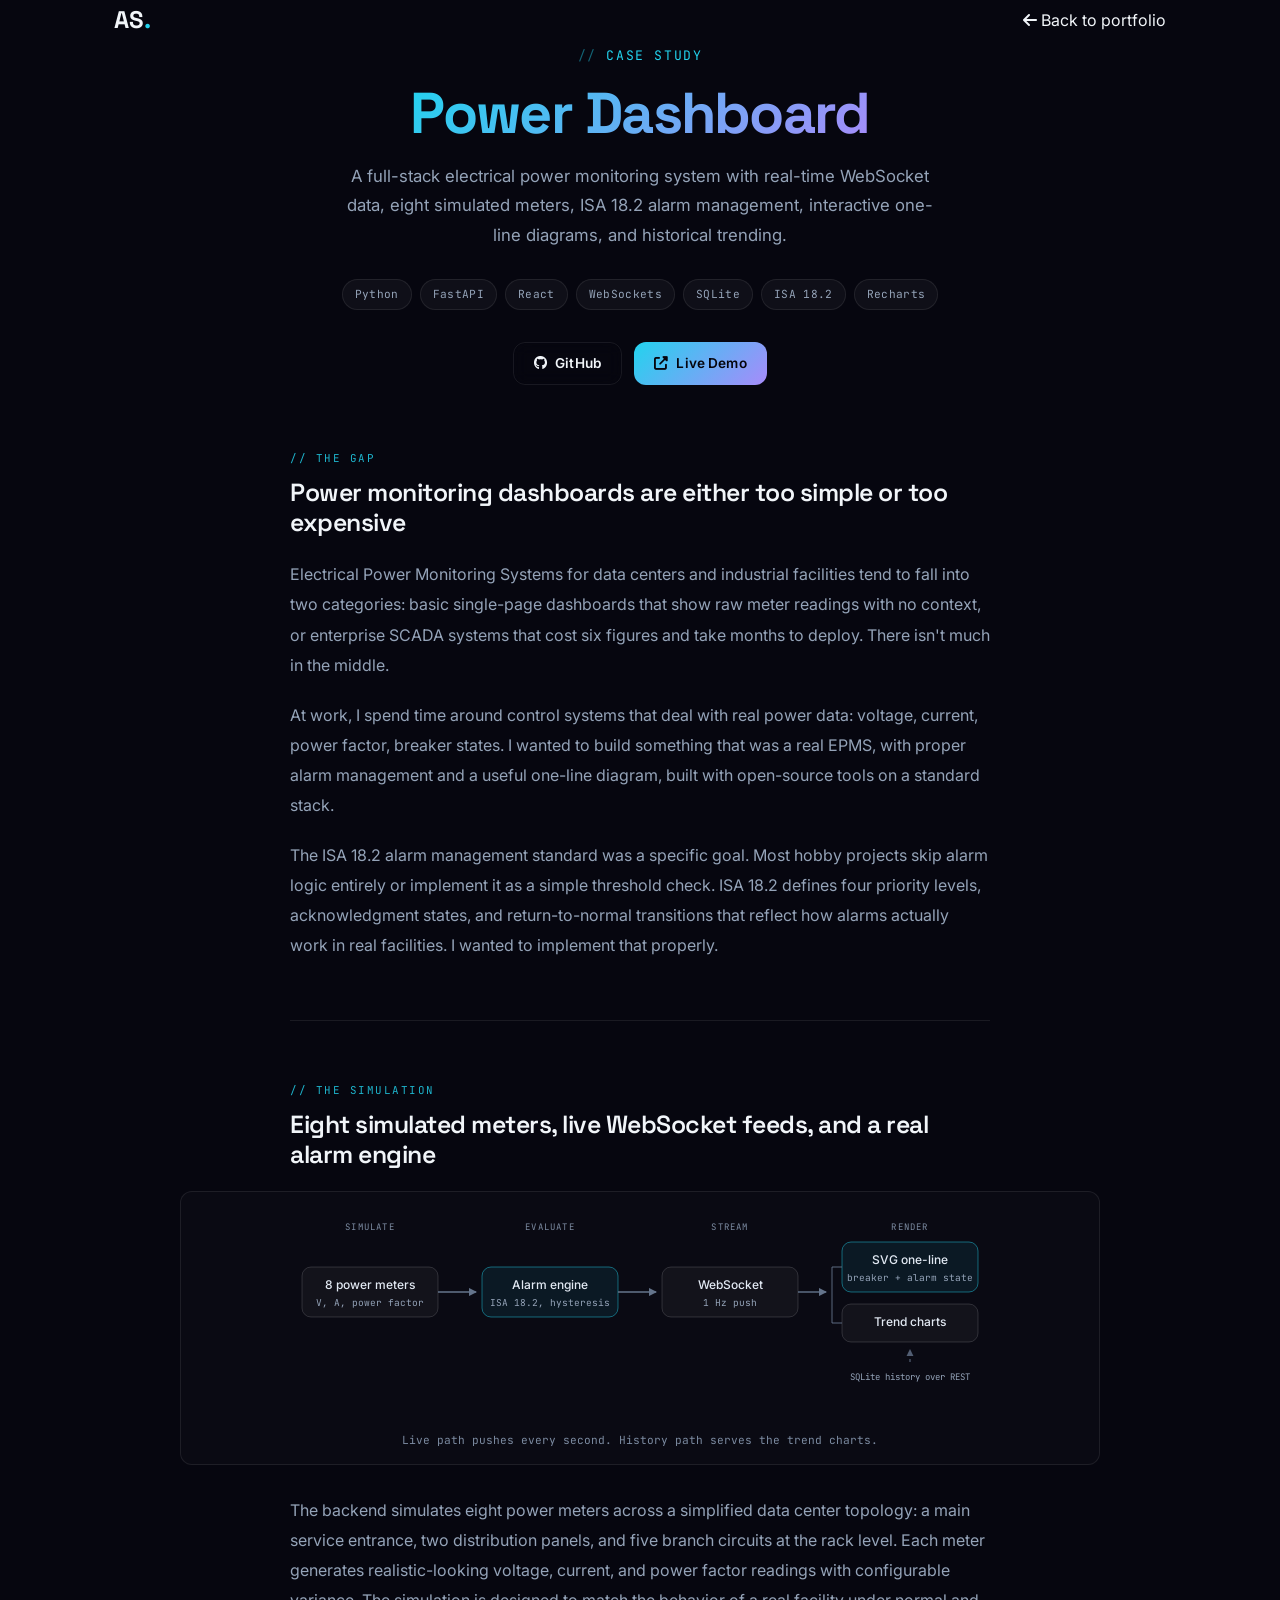
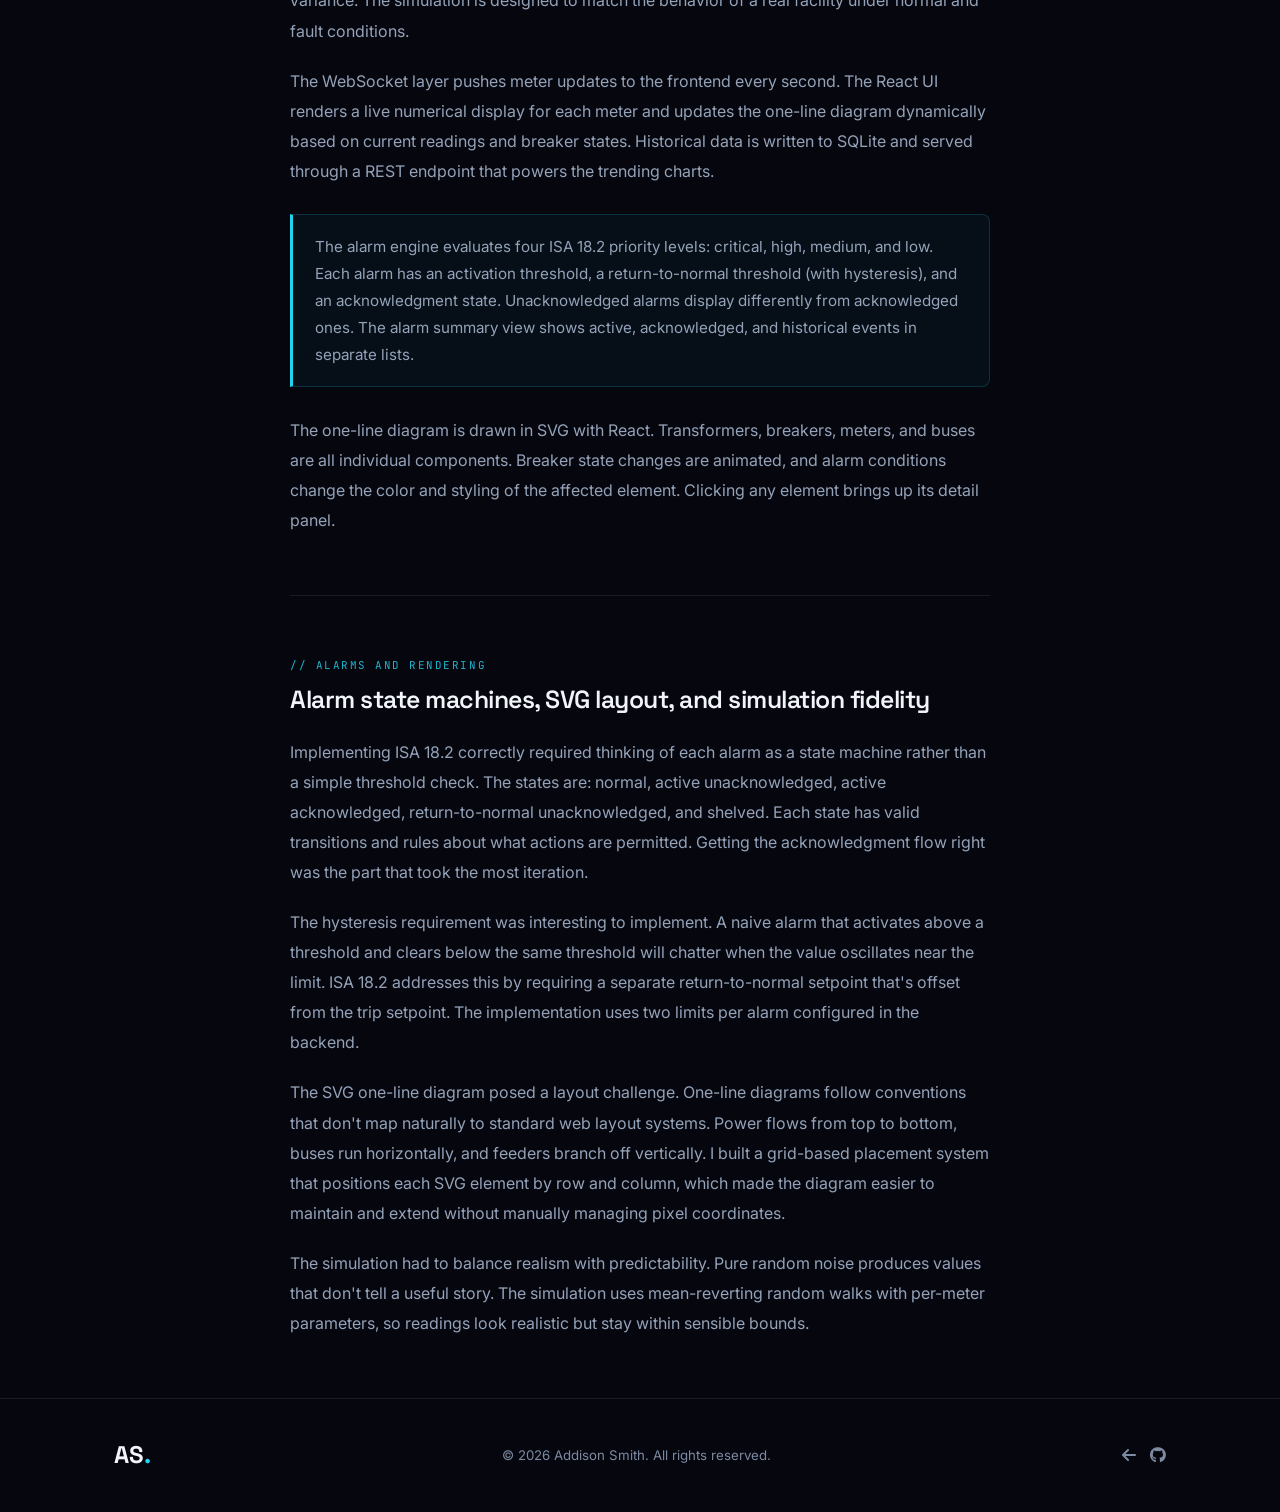
<file: case-studies/power-dashboard.html>
<!DOCTYPE html>
<html lang="en">
<head>
    <meta charset="UTF-8">
    <meta name="viewport" content="width=device-width, initial-scale=1.0">
    <meta name="description" content="Power Dashboard case study: real-time electrical power monitoring with ISA 18.2 alarm management.">
    <meta name="author" content="Addison Smith">
    <link rel="canonical" href="https://addisontech.github.io/case-studies/power-dashboard.html">

    <title>Power Dashboard | Case Study</title>

    <link rel="preconnect" href="https://fonts.googleapis.com">
    <link rel="preconnect" href="https://fonts.gstatic.com" crossorigin>
    <link href="https://fonts.googleapis.com/css2?family=Inter:wght@300;400;500;600;700&family=Space+Grotesk:wght@400;500;600;700&family=JetBrains+Mono:wght@400;500&display=swap" rel="stylesheet">
    <link rel="stylesheet" href="https://cdnjs.cloudflare.com/ajax/libs/font-awesome/6.5.0/css/all.min.css" crossorigin="anonymous" referrerpolicy="no-referrer">

    <link rel="icon" type="image/x-icon" href="../favicon.ico">
    <link rel="icon" type="image/png" sizes="32x32" href="../favicon.png">
    <link rel="shortcut icon" href="../favicon.ico">

    <link rel="stylesheet" href="../styles.css">
    <link rel="stylesheet" href="styles.css">
</head>
<body class="demo-body">

    <a href="#cs-content" class="skip-nav">Skip to content</a>

    <header class="demo-nav" role="banner">
        <div class="nav-container">
            <a href="../index.html#home" class="nav-logo" aria-label="Back to portfolio">
                AS<span class="accent">.</span>
            </a>
            <a href="../index.html#projects" class="demo-back-link">
                <i class="fas fa-arrow-left" aria-hidden="true"></i>
                <span>Back to portfolio</span>
            </a>
        </div>
    </header>

    <main class="demo-main" id="cs-content">

        <div class="demo-bg" aria-hidden="true">
            <div class="demo-glow demo-glow-1"></div>
            <div class="demo-glow demo-glow-2"></div>
            <div class="demo-grid"></div>
        </div>

        <div class="demo-container">

            <section class="cs-hero" aria-labelledby="cs-title">
                <span class="section-label">Case Study</span>
                <h1 class="cs-title" id="cs-title">
                    <span class="gradient-text">Power Dashboard</span>
                </h1>
                <p class="cs-tagline">
                    A full-stack electrical power monitoring system with real-time WebSocket data,
                    eight simulated meters, ISA 18.2 alarm management, interactive one-line diagrams,
                    and historical trending.
                </p>
                <div class="cs-stack">
                    <span class="cs-tag">Python</span>
                    <span class="cs-tag">FastAPI</span>
                    <span class="cs-tag">React</span>
                    <span class="cs-tag">WebSockets</span>
                    <span class="cs-tag">SQLite</span>
                    <span class="cs-tag">ISA 18.2</span>
                    <span class="cs-tag">Recharts</span>
                </div>
                <div class="cs-links">
                    <a href="https://github.com/AddisonTech/power-dashboard" target="_blank" rel="noopener noreferrer" class="btn btn-secondary btn-sm">
                        <i class="fab fa-github"></i> GitHub
                    </a>
                    <a href="https://power-dashboard-vd3w.onrender.com" target="_blank" rel="noopener noreferrer" class="btn btn-primary btn-sm">
                        <i class="fas fa-external-link-alt"></i> Live Demo
                    </a>
                </div>
            </section>

            <article class="cs-article">

                <section class="cs-section">
                    <span class="cs-section-eyebrow">// the gap</span>
                    <h2 class="cs-section-heading">Power monitoring dashboards are either too simple or too expensive</h2>
                    <div class="cs-prose">
                        <p>
                            Electrical Power Monitoring Systems for data centers and industrial facilities
                            tend to fall into two categories: basic single-page dashboards that show raw
                            meter readings with no context, or enterprise SCADA systems that cost six figures
                            and take months to deploy. There isn't much in the middle.
                        </p>
                        <p>
                            At work, I spend time around control systems that deal with real power data:
                            voltage, current, power factor, breaker states. I wanted to build something
                            that was a real EPMS, with proper alarm management and
                            a useful one-line diagram, built with open-source tools on a standard stack.
                        </p>
                        <p>
                            The ISA 18.2 alarm management standard was a specific goal. Most hobby projects
                            skip alarm logic entirely or implement it as a simple threshold check. ISA 18.2
                            defines four priority levels, acknowledgment states, and return-to-normal
                            transitions that reflect how alarms actually work in real facilities. I wanted
                            to implement that properly.
                        </p>
                    </div>
                </section>

                <hr class="cs-divider">

                <section class="cs-section">
                    <span class="cs-section-eyebrow">// the simulation</span>
                    <h2 class="cs-section-heading">Eight simulated meters, live WebSocket feeds, and a real alarm engine</h2>
                    <div class="cs-prose">
                        <figure class="cs-figure">
                            <svg viewBox="0 0 704 206" role="img" aria-labelledby="csDiagTitle csDiagDesc" style="max-width:704px;margin:0 auto" xmlns="http://www.w3.org/2000/svg">
                            <title id="csDiagTitle">Power Dashboard data and alarm flow</title>
                            <desc id="csDiagDesc">Eight simulated meters feed an ISA 18.2 alarm engine and a one-second WebSocket push, with history written to SQLite for trending.</desc>
                            <defs><marker id="csArrow" viewBox="0 0 8 8" refX="7" refY="4" markerWidth="6" markerHeight="6" orient="auto"><path d="M0 0 L8 4 L0 8 z" fill="#64748b"/></marker></defs>
                            <rect x="14" y="55" width="136" height="50" rx="9" fill="rgba(255,255,255,0.035)" stroke="rgba(255,255,255,0.14)"/>
                            <text x="82" y="77" text-anchor="middle" font-size="12" fill="#e2e9f3" font-family="Inter, system-ui, sans-serif" font-weight="500">8 power meters</text>
                            <text x="82" y="94" text-anchor="middle" font-size="9.5" fill="#94a3b8" font-family="JetBrains Mono, ui-monospace, monospace">V, A, power factor</text>
                            <text x="82" y="18" text-anchor="middle" font-size="9" fill="#7c8ba1" font-family="JetBrains Mono, ui-monospace, monospace" letter-spacing="1.2">SIMULATE</text>
                            <rect x="194" y="55" width="136" height="50" rx="9" fill="rgba(34,211,238,0.075)" stroke="rgba(34,211,238,0.45)"/>
                            <text x="262" y="77" text-anchor="middle" font-size="12" fill="#e2e9f3" font-family="Inter, system-ui, sans-serif" font-weight="500">Alarm engine</text>
                            <text x="262" y="94" text-anchor="middle" font-size="9.5" fill="#94a3b8" font-family="JetBrains Mono, ui-monospace, monospace">ISA 18.2, hysteresis</text>
                            <text x="262" y="18" text-anchor="middle" font-size="9" fill="#7c8ba1" font-family="JetBrains Mono, ui-monospace, monospace" letter-spacing="1.2">EVALUATE</text>
                            <rect x="374" y="55" width="136" height="50" rx="9" fill="rgba(255,255,255,0.035)" stroke="rgba(255,255,255,0.14)"/>
                            <text x="442" y="77" text-anchor="middle" font-size="12" fill="#e2e9f3" font-family="Inter, system-ui, sans-serif" font-weight="500">WebSocket</text>
                            <text x="442" y="94" text-anchor="middle" font-size="9.5" fill="#94a3b8" font-family="JetBrains Mono, ui-monospace, monospace">1 Hz push</text>
                            <text x="442" y="18" text-anchor="middle" font-size="9" fill="#7c8ba1" font-family="JetBrains Mono, ui-monospace, monospace" letter-spacing="1.2">STREAM</text>
                            <rect x="554" y="30" width="136" height="50" rx="9" fill="rgba(34,211,238,0.075)" stroke="rgba(34,211,238,0.45)"/>
                            <text x="622" y="52" text-anchor="middle" font-size="12" fill="#e2e9f3" font-family="Inter, system-ui, sans-serif" font-weight="500">SVG one-line</text>
                            <text x="622" y="69" text-anchor="middle" font-size="9.5" fill="#94a3b8" font-family="JetBrains Mono, ui-monospace, monospace">breaker + alarm state</text>
                            <rect x="554" y="92" width="136" height="38" rx="9" fill="rgba(255,255,255,0.035)" stroke="rgba(255,255,255,0.14)"/>
                            <text x="622" y="114" text-anchor="middle" font-size="12" fill="#e2e9f3" font-family="Inter, system-ui, sans-serif" font-weight="500">Trend charts</text>
                            <text x="622" y="18" text-anchor="middle" font-size="9" fill="#7c8ba1" font-family="JetBrains Mono, ui-monospace, monospace" letter-spacing="1.2">RENDER</text>
                            <path d="M150 80 L188 80" stroke="#64748b" stroke-width="1.4" fill="none" marker-end="url(#csArrow)"/>
                            <path d="M330 80 L368 80" stroke="#64748b" stroke-width="1.4" fill="none" marker-end="url(#csArrow)"/>
                            <path d="M544 55 L544 111" stroke="#64748b" stroke-width="1.2" fill="none" opacity="0.75"/>
                            <path d="M554 55 L544 55" stroke="#64748b" stroke-width="1.2" fill="none" opacity="0.75"/>
                            <path d="M554 111 L544 111" stroke="#64748b" stroke-width="1.2" fill="none" opacity="0.75"/>
                            <path d="M510 80 L538 80" stroke="#64748b" stroke-width="1.4" fill="none" marker-end="url(#csArrow)"/>
                            <text x="622" y="168" text-anchor="middle" font-size="9" fill="#94a3b8" font-family="JetBrains Mono, ui-monospace, monospace">SQLite history over REST</text>
                            <path d="M622 150 L622 138" stroke="#64748b" stroke-width="1.2" stroke-dasharray="3 3" fill="none" marker-end="url(#csArrow)" opacity="0.8"/>
                            </svg>
                            <figcaption>Live path pushes every second. History path serves the trend charts.</figcaption>
                        </figure>
                        <p>
                            The backend simulates eight power meters across a simplified data center topology:
                            a main service entrance, two distribution panels, and five branch circuits at
                            the rack level. Each meter generates realistic-looking voltage, current, and
                            power factor readings with configurable variance. The simulation is designed to
                            match the behavior of a real facility under normal and fault conditions.
                        </p>
                        <p>
                            The WebSocket layer pushes meter updates to the frontend every second. The
                            React UI renders a live numerical display for each meter and updates the
                            one-line diagram dynamically based on current readings and breaker states.
                            Historical data is written to SQLite and served through a REST endpoint
                            that powers the trending charts.
                        </p>
                        <div class="cs-callout">
                            The alarm engine evaluates four ISA 18.2 priority levels: critical, high,
                            medium, and low. Each alarm has an activation threshold, a return-to-normal
                            threshold (with hysteresis), and an acknowledgment state. Unacknowledged alarms
                            display differently from acknowledged ones. The alarm summary view shows
                            active, acknowledged, and historical events in separate lists.
                        </div>
                        <p>
                            The one-line diagram is drawn in SVG with React. Transformers, breakers, meters,
                            and buses are all individual components. Breaker state changes are animated,
                            and alarm conditions change the color and styling of the affected element.
                            Clicking any element brings up its detail panel.
                        </p>
                    </div>
                </section>

                <hr class="cs-divider">

                <section class="cs-section">
                    <span class="cs-section-eyebrow">// alarms and rendering</span>
                    <h2 class="cs-section-heading">Alarm state machines, SVG layout, and simulation fidelity</h2>
                    <div class="cs-prose">
                        <p>
                            Implementing ISA 18.2 correctly required thinking of each alarm as a state
                            machine rather than a simple threshold check. The states are: normal, active
                            unacknowledged, active acknowledged, return-to-normal unacknowledged, and
                            shelved. Each state has valid transitions and rules about what actions are
                            permitted. Getting the acknowledgment flow right was the part that took the
                            most iteration.
                        </p>
                        <p>
                            The hysteresis requirement was interesting to implement. A naive alarm that
                            activates above a threshold and clears below the same threshold will chatter
                            when the value oscillates near the limit. ISA 18.2 addresses this by requiring
                            a separate return-to-normal setpoint that's offset from the trip setpoint.
                            The implementation uses two limits per alarm configured in the backend.
                        </p>
                        <p>
                            The SVG one-line diagram posed a layout challenge. One-line diagrams follow
                            conventions that don't map naturally to standard web layout systems. Power flows
                            from top to bottom, buses run horizontally, and feeders branch off vertically.
                            I built a grid-based placement system that positions each SVG element by row
                            and column, which made the diagram easier to maintain and extend without
                            manually managing pixel coordinates.
                        </p>
                        <p>
                            The simulation had to balance realism with predictability. Pure random noise
                            produces values that don't tell a useful story. The simulation uses mean-reverting
                            random walks with per-meter parameters, so readings look realistic but stay
                            within sensible bounds.
                        </p>
                    </div>
                </section>

            </article>

        </div>
    </main>

    <footer class="footer">
        <div class="container">
            <div class="footer-inner">
                <a href="../index.html#home" class="nav-logo">AS<span class="accent">.</span></a>
                <p class="footer-copy">&copy; 2026 Addison Smith. All rights reserved.</p>
                <div class="footer-socials">
                    <a href="../index.html#projects" aria-label="Back to portfolio"><i class="fas fa-arrow-left"></i></a>
                    <a href="https://github.com/AddisonTech/power-dashboard" target="_blank" rel="noopener noreferrer" aria-label="Power Dashboard on GitHub"><i class="fab fa-github"></i></a>
                </div>
            </div>
        </div>
    </footer>

</body>
</html>
</file>
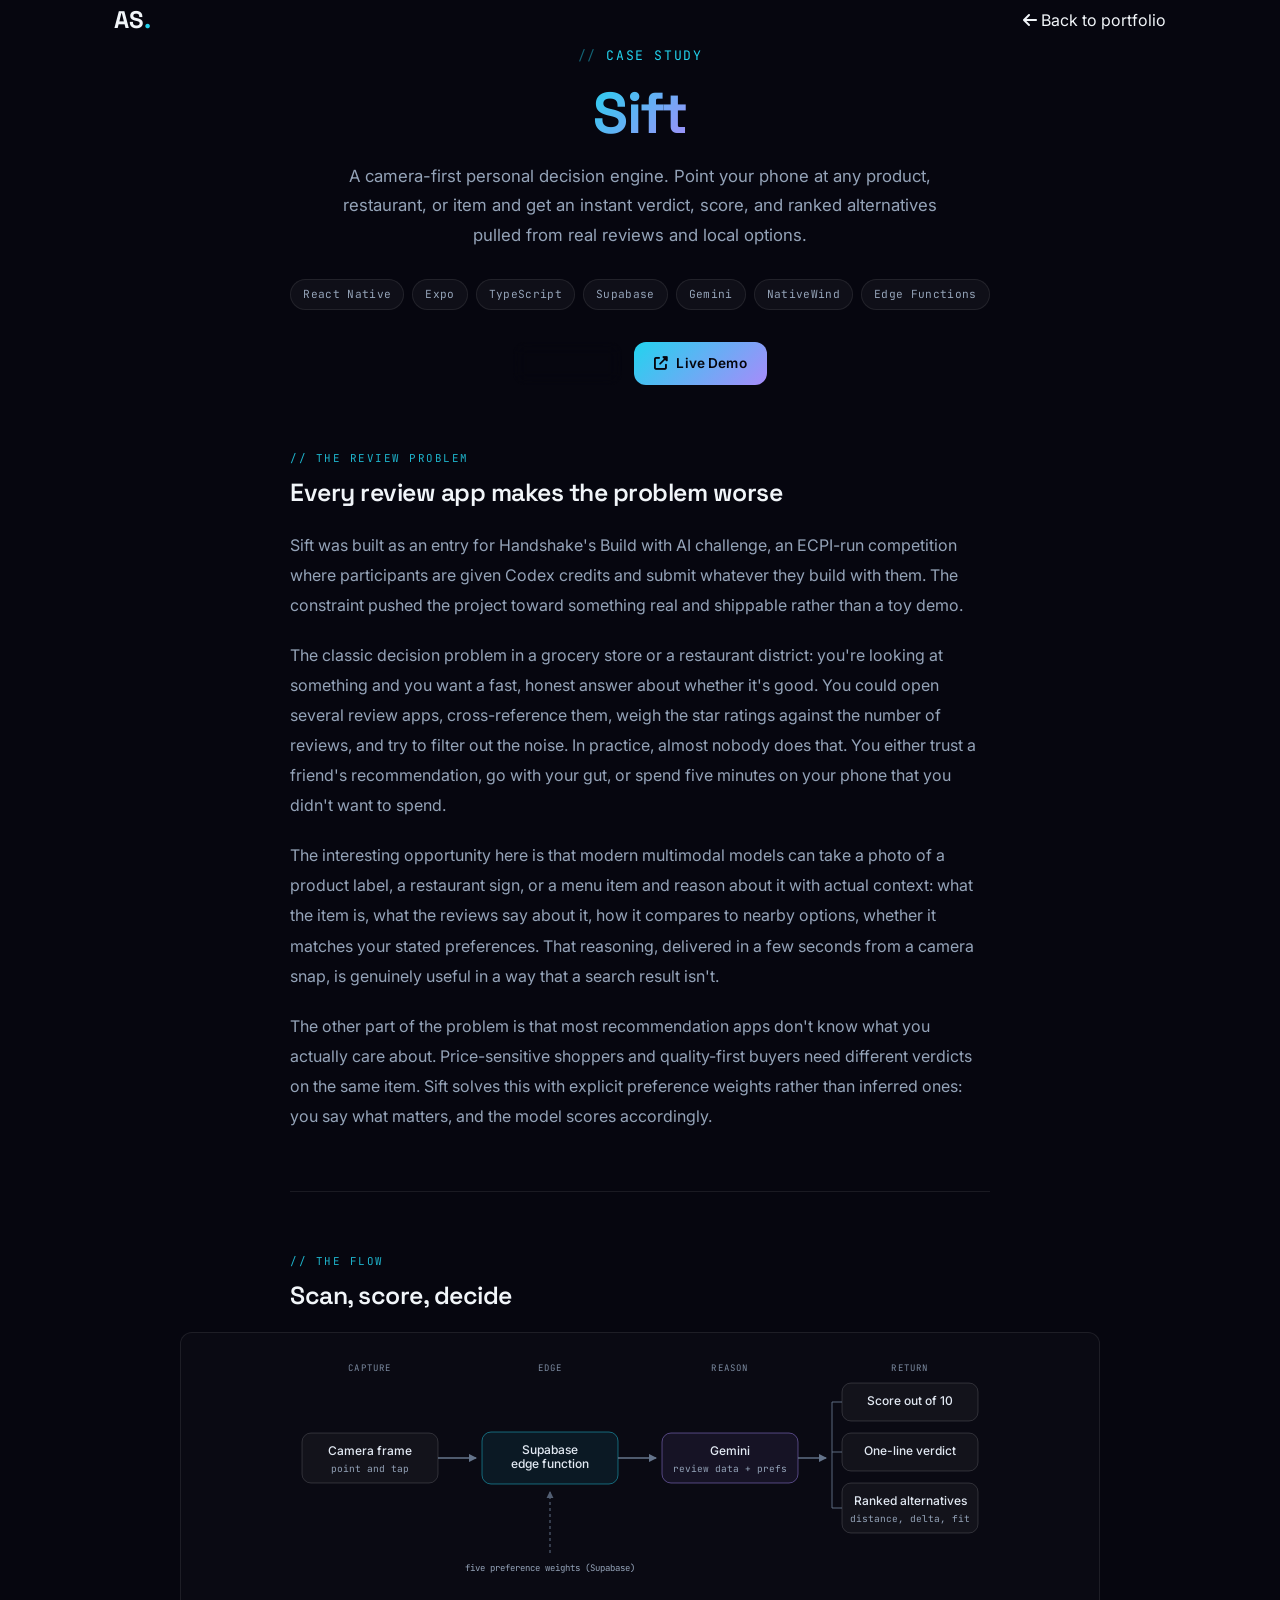
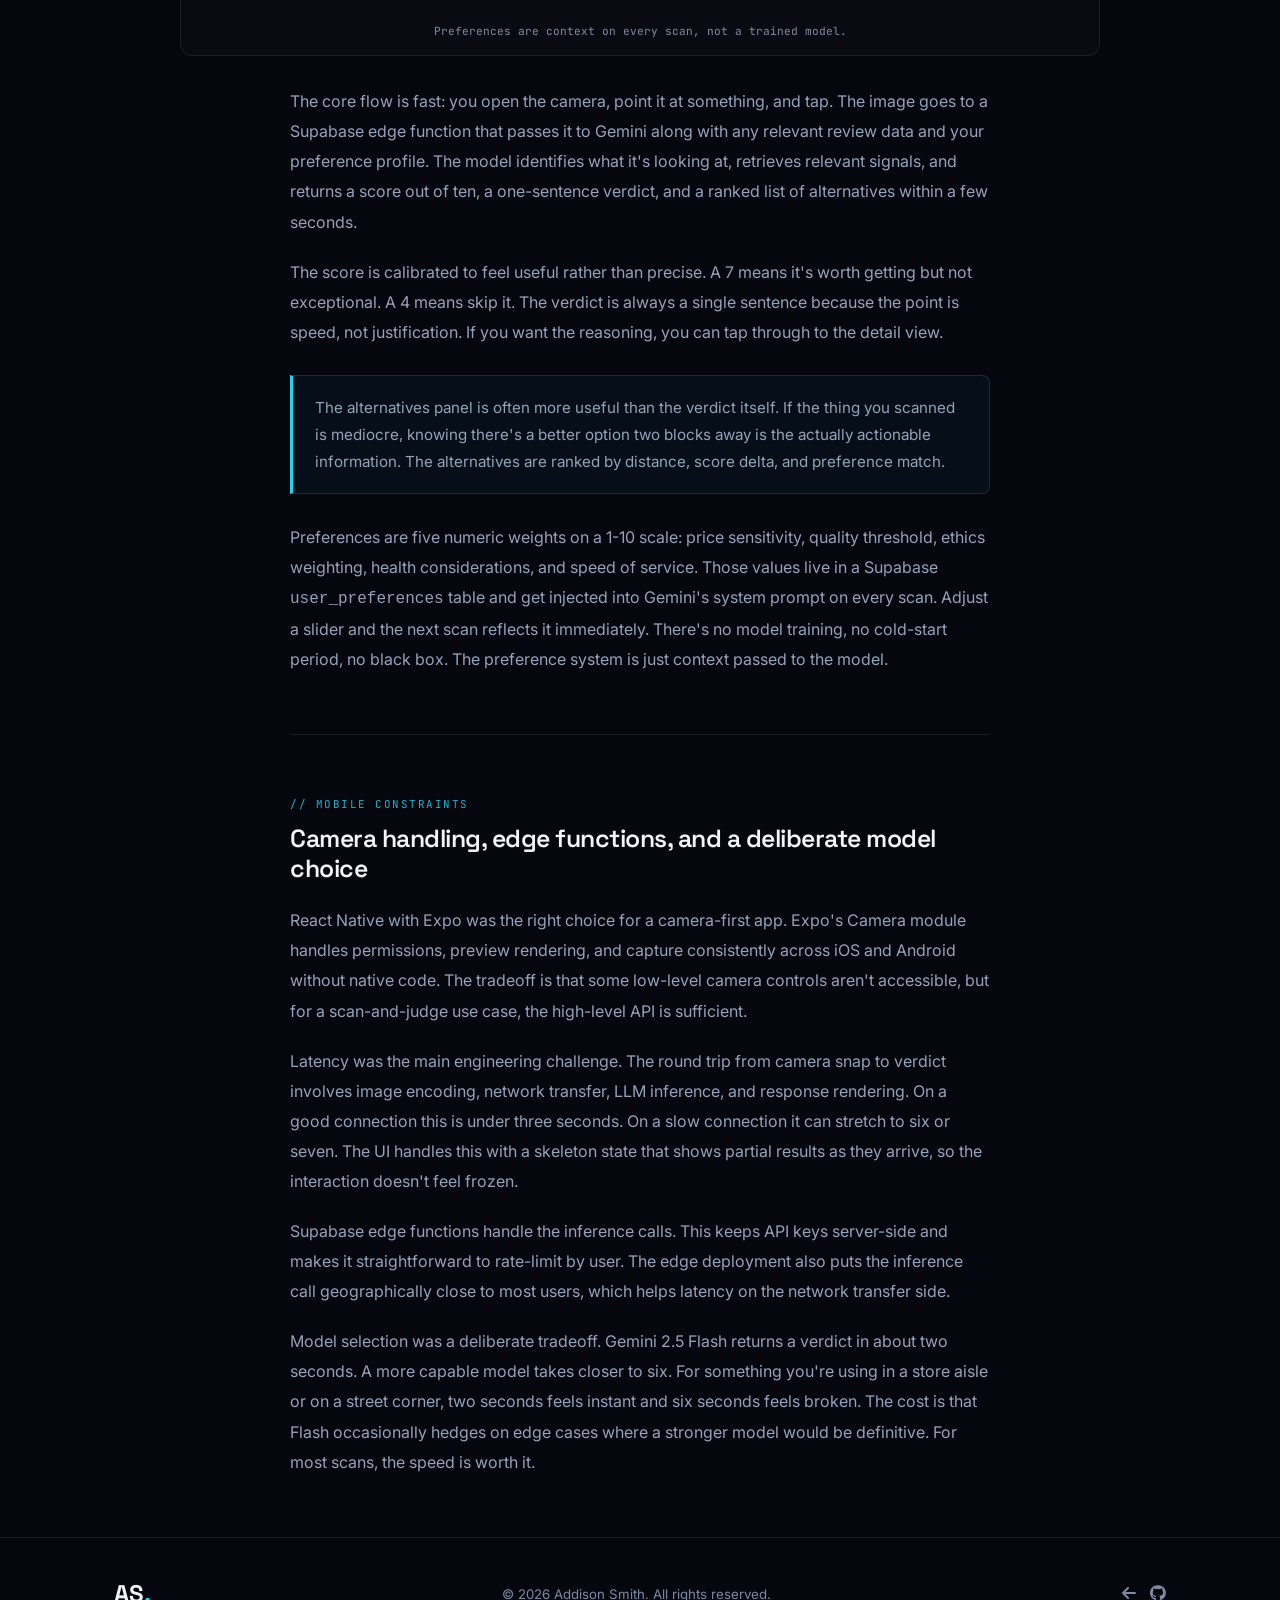
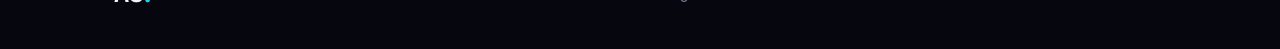
<file: case-studies/sift.html>
<!DOCTYPE html>
<html lang="en">
<head>
    <meta charset="UTF-8">
    <meta name="viewport" content="width=device-width, initial-scale=1.0">
    <meta name="description" content="Sift case study: camera-first personal decision engine for products, restaurants, and anything else you point your phone at.">
    <meta name="author" content="Addison Smith">
    <link rel="canonical" href="https://addisontech.github.io/case-studies/sift.html">

    <title>Sift | Case Study</title>

    <link rel="preconnect" href="https://fonts.googleapis.com">
    <link rel="preconnect" href="https://fonts.gstatic.com" crossorigin>
    <link href="https://fonts.googleapis.com/css2?family=Inter:wght@300;400;500;600;700&family=Space+Grotesk:wght@400;500;600;700&family=JetBrains+Mono:wght@400;500&display=swap" rel="stylesheet">
    <link rel="stylesheet" href="https://cdnjs.cloudflare.com/ajax/libs/font-awesome/6.5.0/css/all.min.css" crossorigin="anonymous" referrerpolicy="no-referrer">

    <link rel="icon" type="image/x-icon" href="../favicon.ico">
    <link rel="icon" type="image/png" sizes="32x32" href="../favicon.png">
    <link rel="shortcut icon" href="../favicon.ico">

    <link rel="stylesheet" href="../styles.css">
    <link rel="stylesheet" href="styles.css">
</head>
<body class="demo-body">

    <a href="#cs-content" class="skip-nav">Skip to content</a>

    <header class="demo-nav" role="banner">
        <div class="nav-container">
            <a href="../index.html#home" class="nav-logo" aria-label="Back to portfolio">
                AS<span class="accent">.</span>
            </a>
            <a href="../index.html#projects" class="demo-back-link">
                <i class="fas fa-arrow-left" aria-hidden="true"></i>
                <span>Back to portfolio</span>
            </a>
        </div>
    </header>

    <main class="demo-main" id="cs-content">

        <div class="demo-bg" aria-hidden="true">
            <div class="demo-glow demo-glow-1"></div>
            <div class="demo-glow demo-glow-2"></div>
            <div class="demo-grid"></div>
        </div>

        <div class="demo-container">

            <section class="cs-hero" aria-labelledby="cs-title">
                <span class="section-label">Case Study</span>
                <h1 class="cs-title" id="cs-title">
                    <span class="gradient-text">Sift</span>
                </h1>
                <p class="cs-tagline">
                    A camera-first personal decision engine. Point your phone at any product, restaurant,
                    or item and get an instant verdict, score, and ranked alternatives pulled from real
                    reviews and local options.
                </p>
                <div class="cs-stack">
                    <span class="cs-tag">React Native</span>
                    <span class="cs-tag">Expo</span>
                    <span class="cs-tag">TypeScript</span>
                    <span class="cs-tag">Supabase</span>
                    <span class="cs-tag">Gemini</span>
                    <span class="cs-tag">NativeWind</span>
                    <span class="cs-tag">Edge Functions</span>
                </div>
                <div class="cs-links">
                    <a href="https://github.com/AddisonTech/Sift" target="_blank" rel="noopener noreferrer" class="btn btn-secondary btn-sm">
                        <i class="fab fa-github"></i> GitHub
                    </a>
                    <a href="https://sift-seven-chi.vercel.app" target="_blank" rel="noopener noreferrer" class="btn btn-primary btn-sm">
                        <i class="fas fa-external-link-alt"></i> Live Demo
                    </a>
                </div>
            </section>

            <article class="cs-article">

                <section class="cs-section">
                    <span class="cs-section-eyebrow">// the review problem</span>
                    <h2 class="cs-section-heading">Every review app makes the problem worse</h2>
                    <div class="cs-prose">
                        <p>
                            Sift was built as an entry for Handshake's Build with AI challenge, an ECPI-run
                            competition where participants are given Codex credits and submit whatever they
                            build with them. The constraint pushed the project toward something real and
                            shippable rather than a toy demo.
                        </p>
                        <p>
                            The classic decision problem in a grocery store or a restaurant district: you're
                            looking at something and you want a fast, honest answer about whether it's good.
                            You could open several review apps, cross-reference them, weigh the star ratings
                            against the number of reviews, and try to filter out the noise. In practice,
                            almost nobody does that. You either trust a friend's recommendation, go with
                            your gut, or spend five minutes on your phone that you didn't want to spend.
                        </p>
                        <p>
                            The interesting opportunity here is that modern multimodal models can take a photo
                            of a product label, a restaurant sign, or a menu item and reason about it with
                            actual context: what the item is, what the reviews say about it, how it compares
                            to nearby options, whether it matches your stated preferences. That reasoning,
                            delivered in a few seconds from a camera snap, is genuinely useful in a way
                            that a search result isn't.
                        </p>
                        <p>
                            The other part of the problem is that most recommendation apps don't know what
                            you actually care about. Price-sensitive shoppers and quality-first buyers need
                            different verdicts on the same item. Sift solves this with explicit preference
                            weights rather than inferred ones: you say what matters, and the model scores
                            accordingly.
                        </p>
                    </div>
                </section>

                <hr class="cs-divider">

                <section class="cs-section">
                    <span class="cs-section-eyebrow">// the flow</span>
                    <h2 class="cs-section-heading">Scan, score, decide</h2>
                    <div class="cs-prose">
                        <figure class="cs-figure">
                            <svg viewBox="0 0 704 256" role="img" aria-labelledby="csDiagTitle csDiagDesc" style="max-width:704px;margin:0 auto" xmlns="http://www.w3.org/2000/svg">
                            <title id="csDiagTitle">Sift scan flow</title>
                            <desc id="csDiagDesc">A camera frame and the stored preference weights go to an edge function, which calls the model and returns a score, a verdict, and ranked alternatives.</desc>
                            <defs><marker id="csArrow" viewBox="0 0 8 8" refX="7" refY="4" markerWidth="6" markerHeight="6" orient="auto"><path d="M0 0 L8 4 L0 8 z" fill="#64748b"/></marker></defs>
                            <rect x="14" y="80" width="136" height="50" rx="9" fill="rgba(255,255,255,0.035)" stroke="rgba(255,255,255,0.14)"/>
                            <text x="82" y="102" text-anchor="middle" font-size="12" fill="#e2e9f3" font-family="Inter, system-ui, sans-serif" font-weight="500">Camera frame</text>
                            <text x="82" y="119" text-anchor="middle" font-size="9.5" fill="#94a3b8" font-family="JetBrains Mono, ui-monospace, monospace">point and tap</text>
                            <text x="82" y="18" text-anchor="middle" font-size="9" fill="#7c8ba1" font-family="JetBrains Mono, ui-monospace, monospace" letter-spacing="1.2">CAPTURE</text>
                            <rect x="194" y="79" width="136" height="52" rx="9" fill="rgba(34,211,238,0.075)" stroke="rgba(34,211,238,0.45)"/>
                            <text x="262" y="101" text-anchor="middle" font-size="12" fill="#e2e9f3" font-family="Inter, system-ui, sans-serif" font-weight="500">Supabase</text>
                            <text x="262" y="115" text-anchor="middle" font-size="12" fill="#e2e9f3" font-family="Inter, system-ui, sans-serif" font-weight="500">edge function</text>
                            <text x="262" y="18" text-anchor="middle" font-size="9" fill="#7c8ba1" font-family="JetBrains Mono, ui-monospace, monospace" letter-spacing="1.2">EDGE</text>
                            <rect x="374" y="80" width="136" height="50" rx="9" fill="rgba(167,139,250,0.075)" stroke="rgba(167,139,250,0.45)"/>
                            <text x="442" y="102" text-anchor="middle" font-size="12" fill="#e2e9f3" font-family="Inter, system-ui, sans-serif" font-weight="500">Gemini</text>
                            <text x="442" y="119" text-anchor="middle" font-size="9.5" fill="#94a3b8" font-family="JetBrains Mono, ui-monospace, monospace">review data + prefs</text>
                            <text x="442" y="18" text-anchor="middle" font-size="9" fill="#7c8ba1" font-family="JetBrains Mono, ui-monospace, monospace" letter-spacing="1.2">REASON</text>
                            <rect x="554" y="30" width="136" height="38" rx="9" fill="rgba(255,255,255,0.035)" stroke="rgba(255,255,255,0.14)"/>
                            <text x="622" y="52" text-anchor="middle" font-size="12" fill="#e2e9f3" font-family="Inter, system-ui, sans-serif" font-weight="500">Score out of 10</text>
                            <rect x="554" y="80" width="136" height="38" rx="9" fill="rgba(255,255,255,0.035)" stroke="rgba(255,255,255,0.14)"/>
                            <text x="622" y="102" text-anchor="middle" font-size="12" fill="#e2e9f3" font-family="Inter, system-ui, sans-serif" font-weight="500">One-line verdict</text>
                            <rect x="554" y="130" width="136" height="50" rx="9" fill="rgba(255,255,255,0.035)" stroke="rgba(255,255,255,0.14)"/>
                            <text x="622" y="152" text-anchor="middle" font-size="12" fill="#e2e9f3" font-family="Inter, system-ui, sans-serif" font-weight="500">Ranked alternatives</text>
                            <text x="622" y="169" text-anchor="middle" font-size="9.5" fill="#94a3b8" font-family="JetBrains Mono, ui-monospace, monospace">distance, delta, fit</text>
                            <text x="622" y="18" text-anchor="middle" font-size="9" fill="#7c8ba1" font-family="JetBrains Mono, ui-monospace, monospace" letter-spacing="1.2">RETURN</text>
                            <path d="M150 105 L188 105" stroke="#64748b" stroke-width="1.4" fill="none" marker-end="url(#csArrow)"/>
                            <path d="M330 105 L368 105" stroke="#64748b" stroke-width="1.4" fill="none" marker-end="url(#csArrow)"/>
                            <path d="M544 49 L544 155" stroke="#64748b" stroke-width="1.2" fill="none" opacity="0.75"/>
                            <path d="M554 49 L544 49" stroke="#64748b" stroke-width="1.2" fill="none" opacity="0.75"/>
                            <path d="M554 99 L544 99" stroke="#64748b" stroke-width="1.2" fill="none" opacity="0.75"/>
                            <path d="M554 155 L544 155" stroke="#64748b" stroke-width="1.2" fill="none" opacity="0.75"/>
                            <path d="M510 105 L538 105" stroke="#64748b" stroke-width="1.4" fill="none" marker-end="url(#csArrow)"/>
                            <text x="262" y="218" text-anchor="middle" font-size="9" fill="#94a3b8" font-family="JetBrains Mono, ui-monospace, monospace">five preference weights (Supabase)</text>
                            <path d="M262 200 L262 139" stroke="#64748b" stroke-width="1.2" stroke-dasharray="3 3" fill="none" marker-end="url(#csArrow)" opacity="0.8"/>
                            </svg>
                            <figcaption>Preferences are context on every scan, not a trained model.</figcaption>
                        </figure>
                        <p>
                            The core flow is fast: you open the camera, point it at something, and tap.
                            The image goes to a Supabase edge function that passes it to Gemini along
                            with any relevant review data and your preference profile. The model identifies
                            what it's looking at, retrieves relevant signals, and returns a score out of
                            ten, a one-sentence verdict, and a ranked list of alternatives within a few
                            seconds.
                        </p>
                        <p>
                            The score is calibrated to feel useful rather than precise. A 7 means it's
                            worth getting but not exceptional. A 4 means skip it. The verdict is always
                            a single sentence because the point is speed, not justification. If you want
                            the reasoning, you can tap through to the detail view.
                        </p>
                        <div class="cs-callout">
                            The alternatives panel is often more useful than the verdict itself. If the
                            thing you scanned is mediocre, knowing there's a better option two blocks away
                            is the actually actionable information. The alternatives are ranked by distance,
                            score delta, and preference match.
                        </div>
                        <p>
                            Preferences are five numeric weights on a 1-10 scale: price sensitivity,
                            quality threshold, ethics weighting, health considerations, and speed of service.
                            Those values live in a Supabase <code>user_preferences</code> table and get
                            injected into Gemini's system prompt on every scan. Adjust a slider and the
                            next scan reflects it immediately. There's no model training, no cold-start
                            period, no black box. The preference system is just context passed to the model.
                        </p>
                    </div>
                </section>

                <hr class="cs-divider">

                <section class="cs-section">
                    <span class="cs-section-eyebrow">// mobile constraints</span>
                    <h2 class="cs-section-heading">Camera handling, edge functions, and a deliberate model choice</h2>
                    <div class="cs-prose">
                        <p>
                            React Native with Expo was the right choice for a camera-first app. Expo's
                            Camera module handles permissions, preview rendering, and capture consistently
                            across iOS and Android without native code. The tradeoff is that some low-level
                            camera controls aren't accessible, but for a scan-and-judge use case, the
                            high-level API is sufficient.
                        </p>
                        <p>
                            Latency was the main engineering challenge. The round trip from camera snap
                            to verdict involves image encoding, network transfer, LLM inference, and response
                            rendering. On a good connection this is under three seconds. On a slow connection
                            it can stretch to six or seven. The UI handles this with a skeleton state that
                            shows partial results as they arrive, so the interaction doesn't feel frozen.
                        </p>
                        <p>
                            Supabase edge functions handle the inference calls. This keeps API keys
                            server-side and makes it straightforward to rate-limit by user. The edge
                            deployment also puts the inference call geographically close to most users,
                            which helps latency on the network transfer side.
                        </p>
                        <p>
                            Model selection was a deliberate tradeoff. Gemini 2.5 Flash returns a verdict
                            in about two seconds. A more capable model takes closer to six. For something
                            you're using in a store aisle or on a street corner, two seconds feels instant
                            and six seconds feels broken. The cost is that Flash occasionally hedges on
                            edge cases where a stronger model would be definitive. For most scans,
                            the speed is worth it.
                        </p>
                    </div>
                </section>

            </article>

        </div>
    </main>

    <footer class="footer">
        <div class="container">
            <div class="footer-inner">
                <a href="../index.html#home" class="nav-logo">AS<span class="accent">.</span></a>
                <p class="footer-copy">&copy; 2026 Addison Smith. All rights reserved.</p>
                <div class="footer-socials">
                    <a href="../index.html#projects" aria-label="Back to portfolio"><i class="fas fa-arrow-left"></i></a>
                    <a href="https://github.com/AddisonTech/Sift" target="_blank" rel="noopener noreferrer" aria-label="Sift on GitHub"><i class="fab fa-github"></i></a>
                </div>
            </div>
        </div>
    </footer>

</body>
</html>
</file>
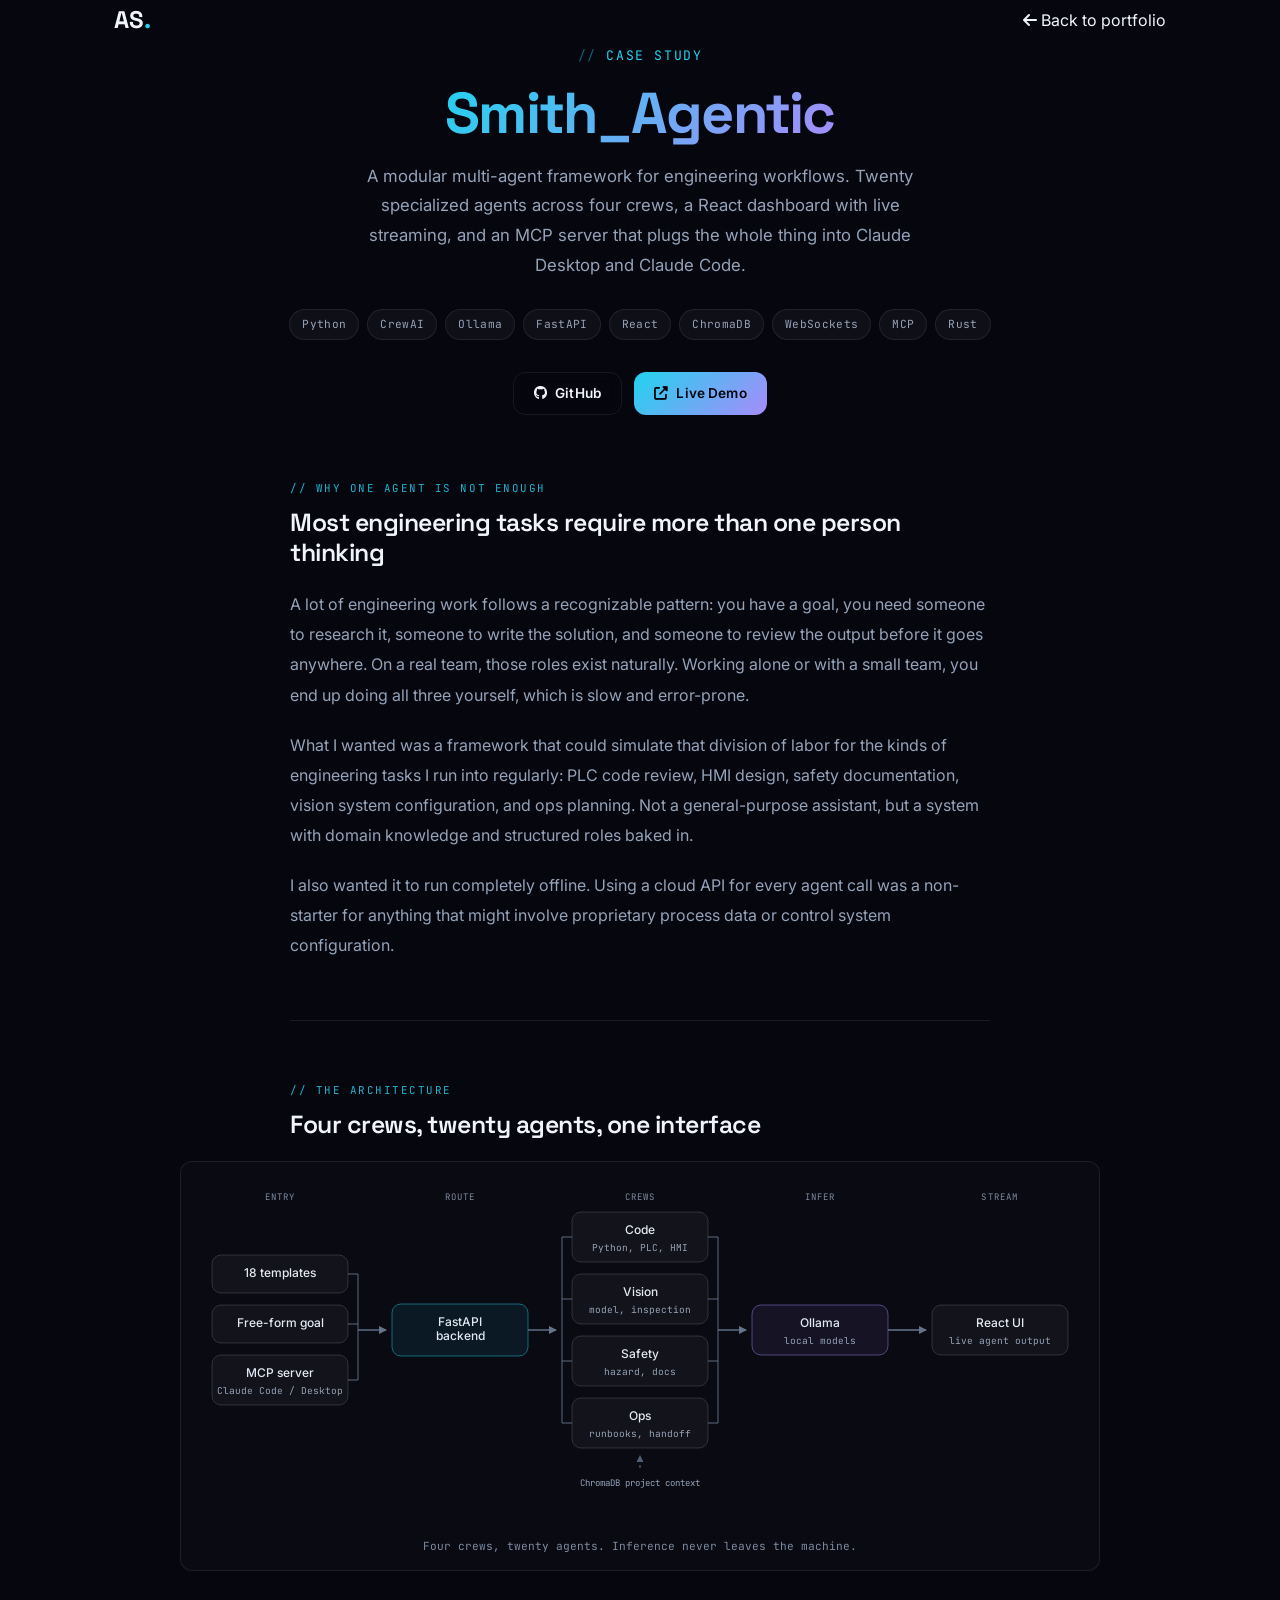
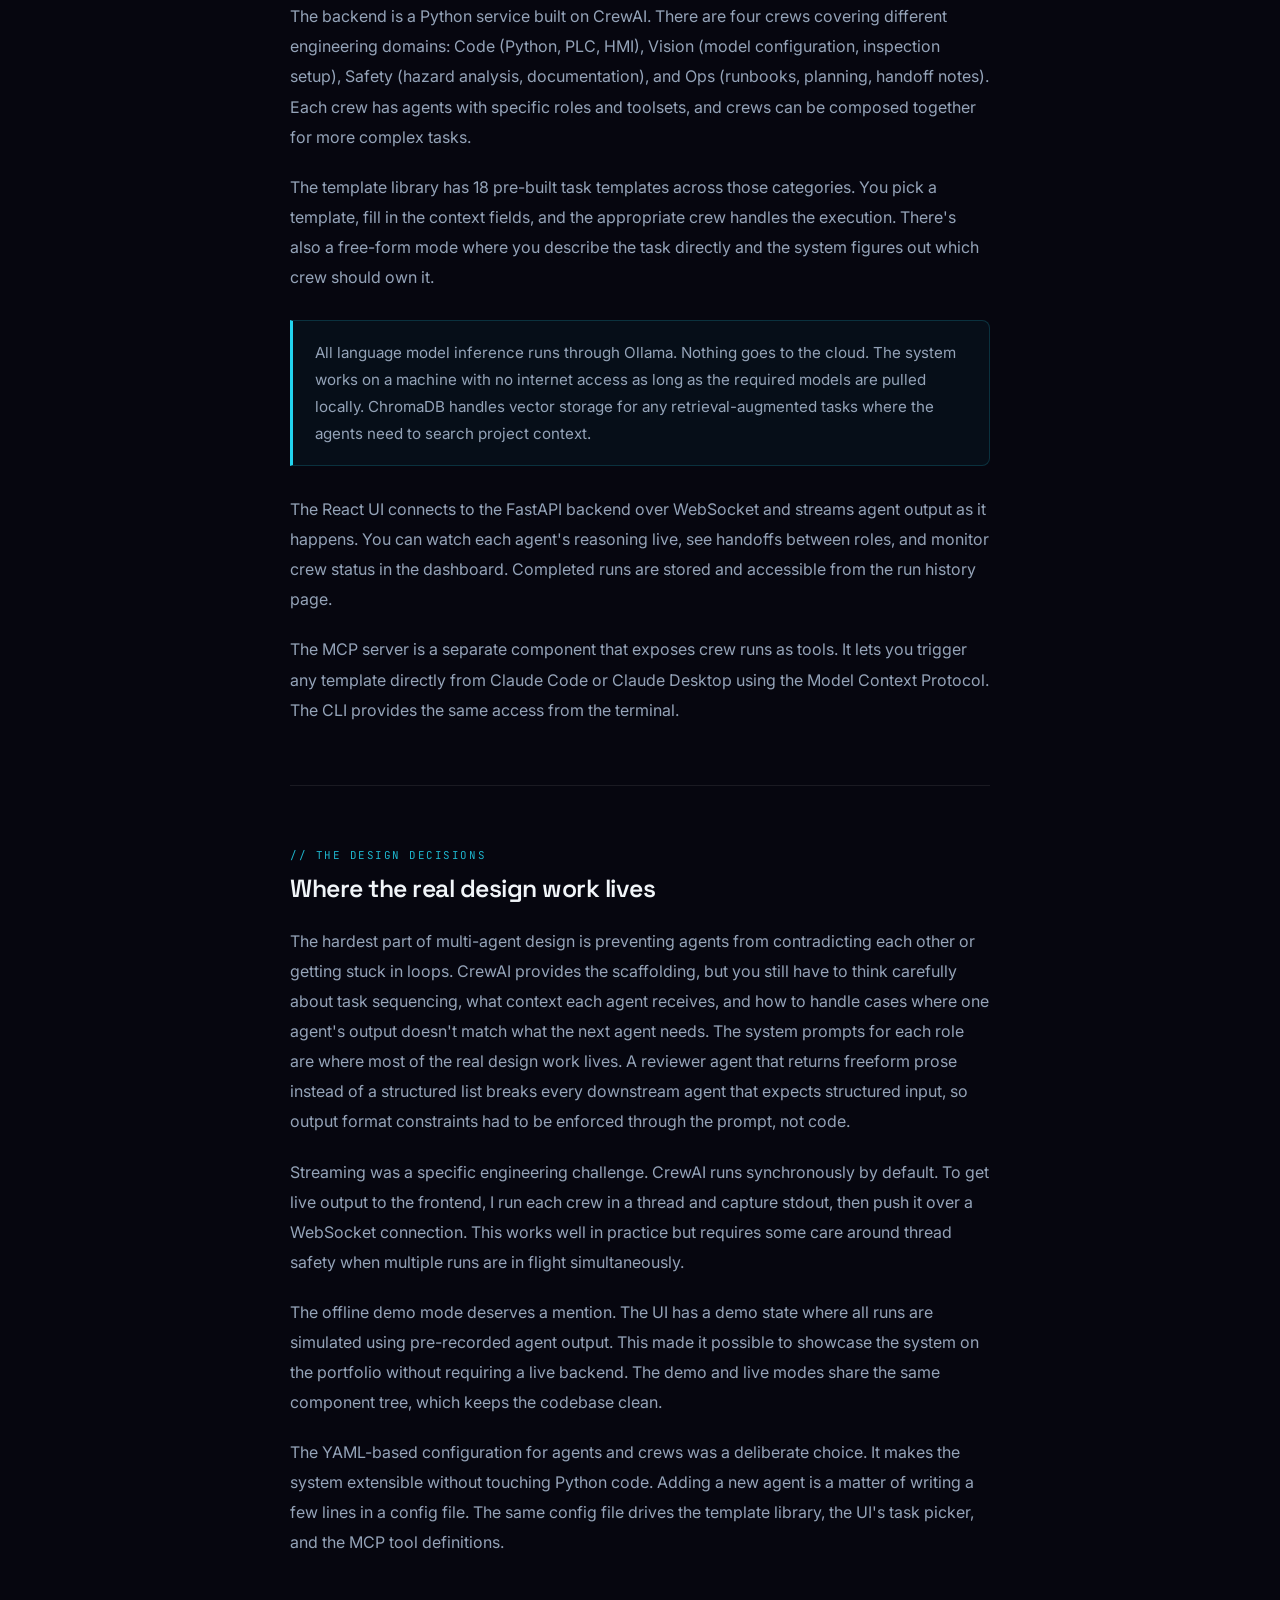
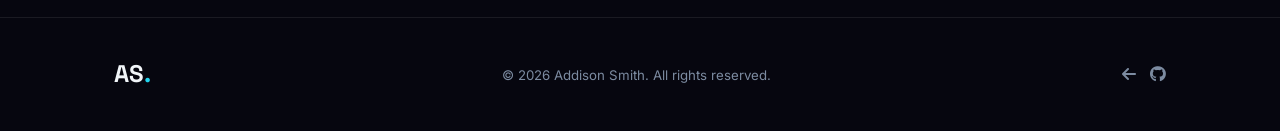
<file: case-studies/smith-agentic.html>
<!DOCTYPE html>
<html lang="en">
<head>
    <meta charset="UTF-8">
    <meta name="viewport" content="width=device-width, initial-scale=1.0">
    <meta name="description" content="Smith_Agentic case study: modular multi-agent framework for engineering workflows.">
    <meta name="author" content="Addison Smith">
    <link rel="canonical" href="https://addisontech.github.io/case-studies/smith-agentic.html">

    <title>Smith_Agentic | Case Study</title>

    <link rel="preconnect" href="https://fonts.googleapis.com">
    <link rel="preconnect" href="https://fonts.gstatic.com" crossorigin>
    <link href="https://fonts.googleapis.com/css2?family=Inter:wght@300;400;500;600;700&family=Space+Grotesk:wght@400;500;600;700&family=JetBrains+Mono:wght@400;500&display=swap" rel="stylesheet">
    <link rel="stylesheet" href="https://cdnjs.cloudflare.com/ajax/libs/font-awesome/6.5.0/css/all.min.css" crossorigin="anonymous" referrerpolicy="no-referrer">

    <link rel="icon" type="image/x-icon" href="../favicon.ico">
    <link rel="icon" type="image/png" sizes="32x32" href="../favicon.png">
    <link rel="shortcut icon" href="../favicon.ico">

    <link rel="stylesheet" href="../styles.css">
    <link rel="stylesheet" href="styles.css">
</head>
<body class="demo-body">

    <a href="#cs-content" class="skip-nav">Skip to content</a>

    <header class="demo-nav" role="banner">
        <div class="nav-container">
            <a href="../index.html#home" class="nav-logo" aria-label="Back to portfolio">
                AS<span class="accent">.</span>
            </a>
            <a href="../index.html#projects" class="demo-back-link">
                <i class="fas fa-arrow-left" aria-hidden="true"></i>
                <span>Back to portfolio</span>
            </a>
        </div>
    </header>

    <main class="demo-main" id="cs-content">

        <div class="demo-bg" aria-hidden="true">
            <div class="demo-glow demo-glow-1"></div>
            <div class="demo-glow demo-glow-2"></div>
            <div class="demo-grid"></div>
        </div>

        <div class="demo-container">

            <section class="cs-hero" aria-labelledby="cs-title">
                <span class="section-label">Case Study</span>
                <h1 class="cs-title" id="cs-title">
                    <span class="gradient-text">Smith_Agentic</span>
                </h1>
                <p class="cs-tagline">
                    A modular multi-agent framework for engineering workflows. Twenty specialized agents
                    across four crews, a React dashboard with live streaming, and an MCP server that plugs
                    the whole thing into Claude Desktop and Claude Code.
                </p>
                <div class="cs-stack">
                    <span class="cs-tag">Python</span>
                    <span class="cs-tag">CrewAI</span>
                    <span class="cs-tag">Ollama</span>
                    <span class="cs-tag">FastAPI</span>
                    <span class="cs-tag">React</span>
                    <span class="cs-tag">ChromaDB</span>
                    <span class="cs-tag">WebSockets</span>
                    <span class="cs-tag">MCP</span>
                    <span class="cs-tag">Rust</span>
                </div>
                <div class="cs-links">
                    <a href="https://github.com/AddisonTech/Smith_Agentic" target="_blank" rel="noopener noreferrer" class="btn btn-secondary btn-sm">
                        <i class="fab fa-github"></i> GitHub
                    </a>
                    <a href="https://addisontech.github.io/Smith_Agentic_UI/" target="_blank" rel="noopener noreferrer" class="btn btn-primary btn-sm">
                        <i class="fas fa-external-link-alt"></i> Live Demo
                    </a>
                </div>
            </section>

            <article class="cs-article">

                <section class="cs-section">
                    <span class="cs-section-eyebrow">// why one agent is not enough</span>
                    <h2 class="cs-section-heading">Most engineering tasks require more than one person thinking</h2>
                    <div class="cs-prose">
                        <p>
                            A lot of engineering work follows a recognizable pattern: you have a goal, you need
                            someone to research it, someone to write the solution, and someone to review the output
                            before it goes anywhere. On a real team, those roles exist naturally. Working alone
                            or with a small team, you end up doing all three yourself, which is slow and error-prone.
                        </p>
                        <p>
                            What I wanted was a framework that could simulate that division of labor for the kinds
                            of engineering tasks I run into regularly: PLC code review, HMI design, safety
                            documentation, vision system configuration, and ops planning. Not a general-purpose
                            assistant, but a system with domain knowledge and structured roles baked in.
                        </p>
                        <p>
                            I also wanted it to run completely offline. Using a cloud API for every agent call
                            was a non-starter for anything that might involve proprietary process data or control
                            system configuration.
                        </p>
                    </div>
                </section>

                <hr class="cs-divider">

                <section class="cs-section">
                    <span class="cs-section-eyebrow">// the architecture</span>
                    <h2 class="cs-section-heading">Four crews, twenty agents, one interface</h2>
                    <div class="cs-prose">
                        <figure class="cs-figure">
                            <svg viewBox="0 0 884 342" role="img" aria-labelledby="csDiagTitle csDiagDesc" style="max-width:884px;margin:0 auto" xmlns="http://www.w3.org/2000/svg">
                            <title id="csDiagTitle">Smith_Agentic crew architecture</title>
                            <desc id="csDiagDesc">A template or free-form goal is routed by the backend to one of four CrewAI crews, all running local inference, with output streamed to the UI.</desc>
                            <defs><marker id="csArrow" viewBox="0 0 8 8" refX="7" refY="4" markerWidth="6" markerHeight="6" orient="auto"><path d="M0 0 L8 4 L0 8 z" fill="#64748b"/></marker></defs>
                            <rect x="14" y="73" width="136" height="38" rx="9" fill="rgba(255,255,255,0.035)" stroke="rgba(255,255,255,0.14)"/>
                            <text x="82" y="95" text-anchor="middle" font-size="12" fill="#e2e9f3" font-family="Inter, system-ui, sans-serif" font-weight="500">18 templates</text>
                            <rect x="14" y="123" width="136" height="38" rx="9" fill="rgba(255,255,255,0.035)" stroke="rgba(255,255,255,0.14)"/>
                            <text x="82" y="145" text-anchor="middle" font-size="12" fill="#e2e9f3" font-family="Inter, system-ui, sans-serif" font-weight="500">Free-form goal</text>
                            <rect x="14" y="173" width="136" height="50" rx="9" fill="rgba(255,255,255,0.035)" stroke="rgba(255,255,255,0.14)"/>
                            <text x="82" y="195" text-anchor="middle" font-size="12" fill="#e2e9f3" font-family="Inter, system-ui, sans-serif" font-weight="500">MCP server</text>
                            <text x="82" y="212" text-anchor="middle" font-size="9.5" fill="#94a3b8" font-family="JetBrains Mono, ui-monospace, monospace">Claude Code / Desktop</text>
                            <text x="82" y="18" text-anchor="middle" font-size="9" fill="#7c8ba1" font-family="JetBrains Mono, ui-monospace, monospace" letter-spacing="1.2">ENTRY</text>
                            <rect x="194" y="122" width="136" height="52" rx="9" fill="rgba(34,211,238,0.075)" stroke="rgba(34,211,238,0.45)"/>
                            <text x="262" y="144" text-anchor="middle" font-size="12" fill="#e2e9f3" font-family="Inter, system-ui, sans-serif" font-weight="500">FastAPI</text>
                            <text x="262" y="158" text-anchor="middle" font-size="12" fill="#e2e9f3" font-family="Inter, system-ui, sans-serif" font-weight="500">backend</text>
                            <text x="262" y="18" text-anchor="middle" font-size="9" fill="#7c8ba1" font-family="JetBrains Mono, ui-monospace, monospace" letter-spacing="1.2">ROUTE</text>
                            <rect x="374" y="30" width="136" height="50" rx="9" fill="rgba(255,255,255,0.035)" stroke="rgba(255,255,255,0.14)"/>
                            <text x="442" y="52" text-anchor="middle" font-size="12" fill="#e2e9f3" font-family="Inter, system-ui, sans-serif" font-weight="500">Code</text>
                            <text x="442" y="69" text-anchor="middle" font-size="9.5" fill="#94a3b8" font-family="JetBrains Mono, ui-monospace, monospace">Python, PLC, HMI</text>
                            <rect x="374" y="92" width="136" height="50" rx="9" fill="rgba(255,255,255,0.035)" stroke="rgba(255,255,255,0.14)"/>
                            <text x="442" y="114" text-anchor="middle" font-size="12" fill="#e2e9f3" font-family="Inter, system-ui, sans-serif" font-weight="500">Vision</text>
                            <text x="442" y="131" text-anchor="middle" font-size="9.5" fill="#94a3b8" font-family="JetBrains Mono, ui-monospace, monospace">model, inspection</text>
                            <rect x="374" y="154" width="136" height="50" rx="9" fill="rgba(255,255,255,0.035)" stroke="rgba(255,255,255,0.14)"/>
                            <text x="442" y="176" text-anchor="middle" font-size="12" fill="#e2e9f3" font-family="Inter, system-ui, sans-serif" font-weight="500">Safety</text>
                            <text x="442" y="193" text-anchor="middle" font-size="9.5" fill="#94a3b8" font-family="JetBrains Mono, ui-monospace, monospace">hazard, docs</text>
                            <rect x="374" y="216" width="136" height="50" rx="9" fill="rgba(255,255,255,0.035)" stroke="rgba(255,255,255,0.14)"/>
                            <text x="442" y="238" text-anchor="middle" font-size="12" fill="#e2e9f3" font-family="Inter, system-ui, sans-serif" font-weight="500">Ops</text>
                            <text x="442" y="255" text-anchor="middle" font-size="9.5" fill="#94a3b8" font-family="JetBrains Mono, ui-monospace, monospace">runbooks, handoff</text>
                            <text x="442" y="18" text-anchor="middle" font-size="9" fill="#7c8ba1" font-family="JetBrains Mono, ui-monospace, monospace" letter-spacing="1.2">CREWS</text>
                            <rect x="554" y="123" width="136" height="50" rx="9" fill="rgba(167,139,250,0.075)" stroke="rgba(167,139,250,0.45)"/>
                            <text x="622" y="145" text-anchor="middle" font-size="12" fill="#e2e9f3" font-family="Inter, system-ui, sans-serif" font-weight="500">Ollama</text>
                            <text x="622" y="162" text-anchor="middle" font-size="9.5" fill="#94a3b8" font-family="JetBrains Mono, ui-monospace, monospace">local models</text>
                            <text x="622" y="18" text-anchor="middle" font-size="9" fill="#7c8ba1" font-family="JetBrains Mono, ui-monospace, monospace" letter-spacing="1.2">INFER</text>
                            <rect x="734" y="123" width="136" height="50" rx="9" fill="rgba(255,255,255,0.035)" stroke="rgba(255,255,255,0.14)"/>
                            <text x="802" y="145" text-anchor="middle" font-size="12" fill="#e2e9f3" font-family="Inter, system-ui, sans-serif" font-weight="500">React UI</text>
                            <text x="802" y="162" text-anchor="middle" font-size="9.5" fill="#94a3b8" font-family="JetBrains Mono, ui-monospace, monospace">live agent output</text>
                            <text x="802" y="18" text-anchor="middle" font-size="9" fill="#7c8ba1" font-family="JetBrains Mono, ui-monospace, monospace" letter-spacing="1.2">STREAM</text>
                            <path d="M160 92 L160 198" stroke="#64748b" stroke-width="1.2" fill="none" opacity="0.75"/>
                            <path d="M150 92 L160 92" stroke="#64748b" stroke-width="1.2" fill="none" opacity="0.75"/>
                            <path d="M150 142 L160 142" stroke="#64748b" stroke-width="1.2" fill="none" opacity="0.75"/>
                            <path d="M150 198 L160 198" stroke="#64748b" stroke-width="1.2" fill="none" opacity="0.75"/>
                            <path d="M160 148 L188 148" stroke="#64748b" stroke-width="1.4" fill="none" marker-end="url(#csArrow)"/>
                            <path d="M364 55 L364 241" stroke="#64748b" stroke-width="1.2" fill="none" opacity="0.75"/>
                            <path d="M374 55 L364 55" stroke="#64748b" stroke-width="1.2" fill="none" opacity="0.75"/>
                            <path d="M374 117 L364 117" stroke="#64748b" stroke-width="1.2" fill="none" opacity="0.75"/>
                            <path d="M374 179 L364 179" stroke="#64748b" stroke-width="1.2" fill="none" opacity="0.75"/>
                            <path d="M374 241 L364 241" stroke="#64748b" stroke-width="1.2" fill="none" opacity="0.75"/>
                            <path d="M330 148 L358 148" stroke="#64748b" stroke-width="1.4" fill="none" marker-end="url(#csArrow)"/>
                            <path d="M520 55 L520 241" stroke="#64748b" stroke-width="1.2" fill="none" opacity="0.75"/>
                            <path d="M510 55 L520 55" stroke="#64748b" stroke-width="1.2" fill="none" opacity="0.75"/>
                            <path d="M510 117 L520 117" stroke="#64748b" stroke-width="1.2" fill="none" opacity="0.75"/>
                            <path d="M510 179 L520 179" stroke="#64748b" stroke-width="1.2" fill="none" opacity="0.75"/>
                            <path d="M510 241 L520 241" stroke="#64748b" stroke-width="1.2" fill="none" opacity="0.75"/>
                            <path d="M520 148 L548 148" stroke="#64748b" stroke-width="1.4" fill="none" marker-end="url(#csArrow)"/>
                            <path d="M690 148 L728 148" stroke="#64748b" stroke-width="1.4" fill="none" marker-end="url(#csArrow)"/>
                            <text x="442" y="304" text-anchor="middle" font-size="9" fill="#94a3b8" font-family="JetBrains Mono, ui-monospace, monospace">ChromaDB project context</text>
                            <path d="M442 286 L442 274" stroke="#64748b" stroke-width="1.2" stroke-dasharray="3 3" fill="none" marker-end="url(#csArrow)" opacity="0.8"/>
                            </svg>
                            <figcaption>Four crews, twenty agents. Inference never leaves the machine.</figcaption>
                        </figure>
                        <p>
                            The backend is a Python service built on CrewAI. There are four crews covering
                            different engineering domains: Code (Python, PLC, HMI), Vision (model configuration,
                            inspection setup), Safety (hazard analysis, documentation), and Ops (runbooks,
                            planning, handoff notes). Each crew has agents with specific roles and toolsets,
                            and crews can be composed together for more complex tasks.
                        </p>
                        <p>
                            The template library has 18 pre-built task templates across those categories. You
                            pick a template, fill in the context fields, and the appropriate crew handles the
                            execution. There's also a free-form mode where you describe the task directly and
                            the system figures out which crew should own it.
                        </p>
                        <div class="cs-callout">
                            All language model inference runs through Ollama. Nothing goes to the cloud. The
                            system works on a machine with no internet access as long as the required models
                            are pulled locally. ChromaDB handles vector storage for any retrieval-augmented
                            tasks where the agents need to search project context.
                        </div>
                        <p>
                            The React UI connects to the FastAPI backend over WebSocket and streams agent output
                            as it happens. You can watch each agent's reasoning live, see handoffs between roles,
                            and monitor crew status in the dashboard. Completed runs are stored and accessible
                            from the run history page.
                        </p>
                        <p>
                            The MCP server is a separate component that exposes crew runs as tools. It lets you
                            trigger any template directly from Claude Code or Claude Desktop using the Model
                            Context Protocol. The CLI provides the same access from the terminal.
                        </p>
                    </div>
                </section>

                <hr class="cs-divider">

                <section class="cs-section">
                    <span class="cs-section-eyebrow">// the design decisions</span>
                    <h2 class="cs-section-heading">Where the real design work lives</h2>
                    <div class="cs-prose">
                        <p>
                            The hardest part of multi-agent design is preventing agents from contradicting each
                            other or getting stuck in loops. CrewAI provides the scaffolding, but you still have
                            to think carefully about task sequencing, what context each agent receives, and how
                            to handle cases where one agent's output doesn't match what the next agent needs.
                            The system prompts for each role are where most of the real design work lives.
                            A reviewer agent that returns freeform prose instead of a structured list breaks
                            every downstream agent that expects structured input, so output format constraints
                            had to be enforced through the prompt, not code.
                        </p>
                        <p>
                            Streaming was a specific engineering challenge. CrewAI runs synchronously by default.
                            To get live output to the frontend, I run each crew in a thread and capture stdout,
                            then push it over a WebSocket connection. This works well in practice but requires
                            some care around thread safety when multiple runs are in flight simultaneously.
                        </p>
                        <p>
                            The offline demo mode deserves a mention. The UI has a demo state where all runs
                            are simulated using pre-recorded agent output. This made it possible to showcase the
                            system on the portfolio without requiring a live backend. The demo and live modes
                            share the same component tree, which keeps the codebase clean.
                        </p>
                        <p>
                            The YAML-based configuration for agents and crews was a deliberate choice. It makes
                            the system extensible without touching Python code. Adding a new agent is a matter
                            of writing a few lines in a config file. The same config file drives the template
                            library, the UI's task picker, and the MCP tool definitions.
                        </p>
                    </div>
                </section>

            </article>

        </div>
    </main>

    <footer class="footer">
        <div class="container">
            <div class="footer-inner">
                <a href="../index.html#home" class="nav-logo">AS<span class="accent">.</span></a>
                <p class="footer-copy">&copy; 2026 Addison Smith. All rights reserved.</p>
                <div class="footer-socials">
                    <a href="../index.html#projects" aria-label="Back to portfolio"><i class="fas fa-arrow-left"></i></a>
                    <a href="https://github.com/AddisonTech/Smith_Agentic" target="_blank" rel="noopener noreferrer" aria-label="Smith_Agentic on GitHub"><i class="fab fa-github"></i></a>
                </div>
            </div>
        </div>
    </footer>

</body>
</html>
</file>
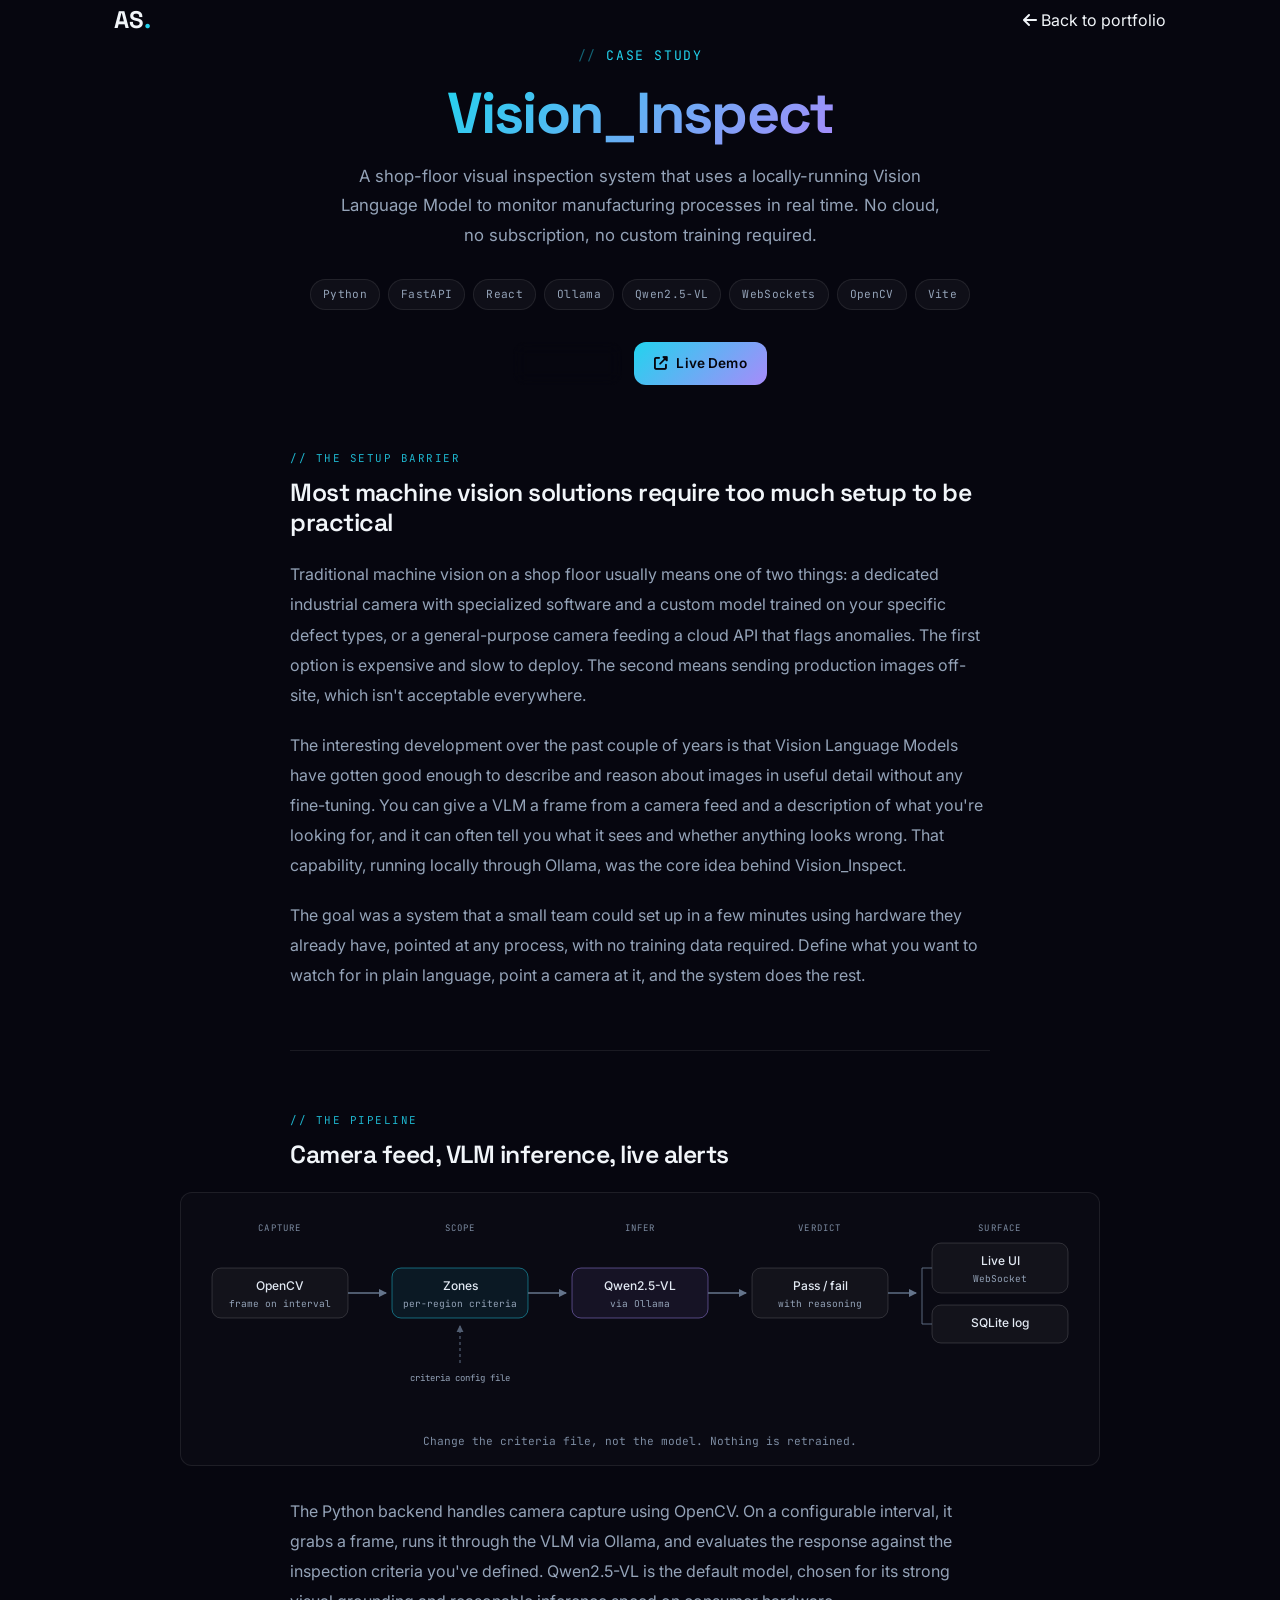
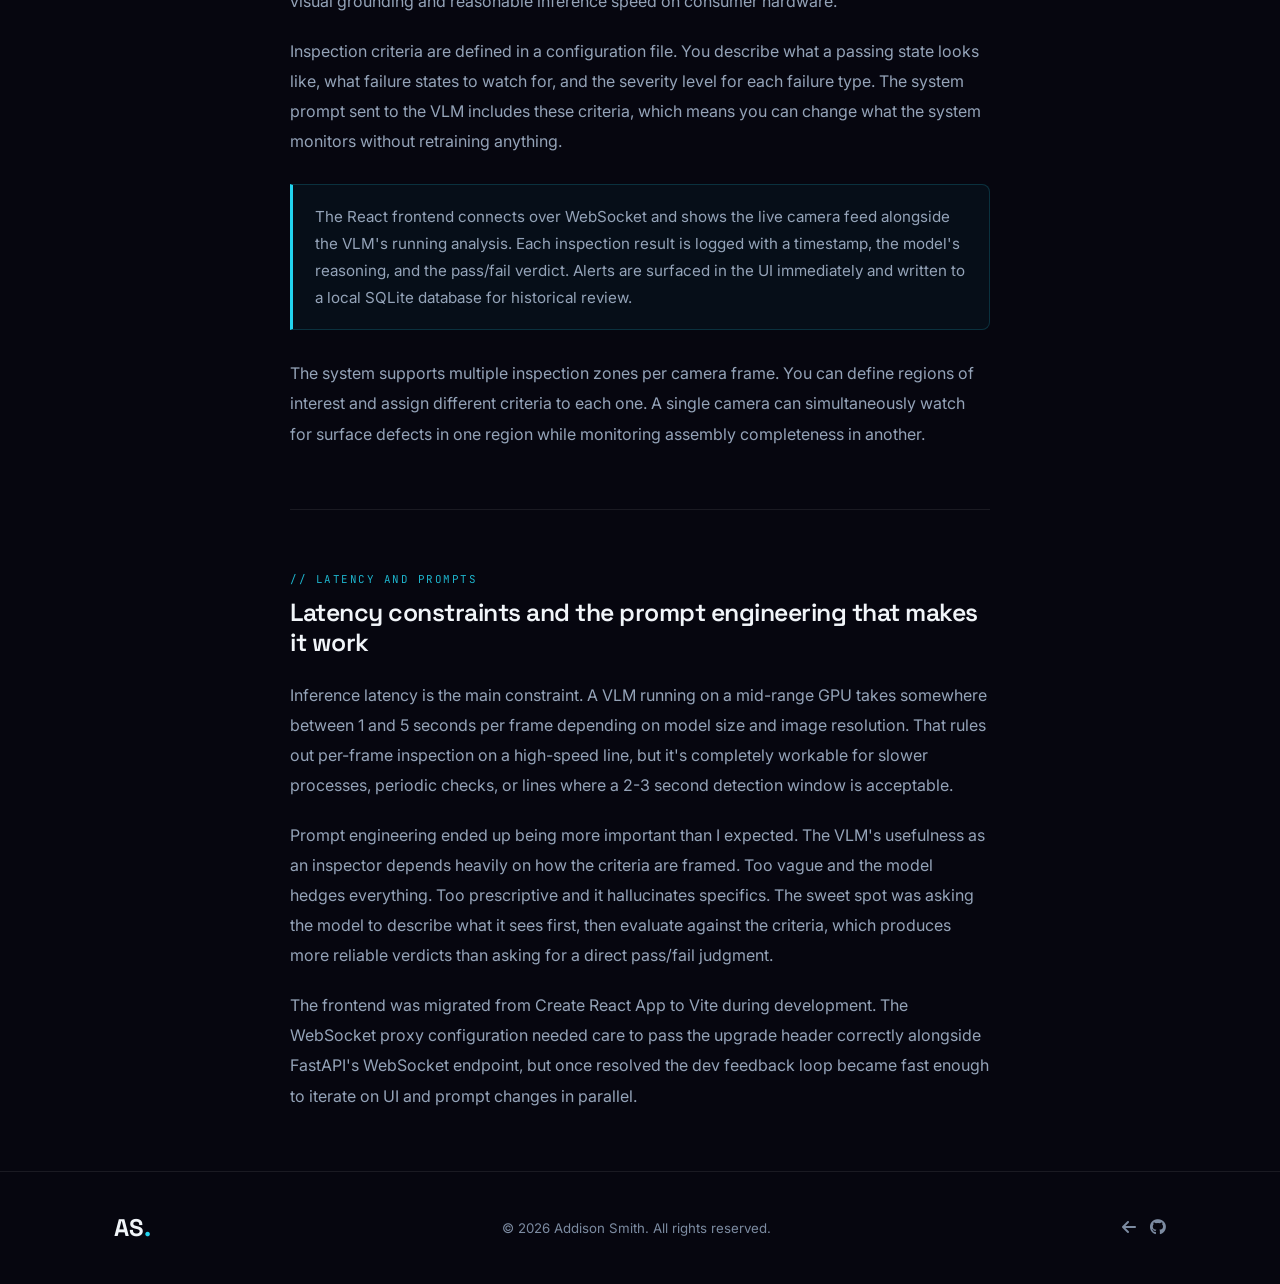
<file: case-studies/vision-inspect.html>
<!DOCTYPE html>
<html lang="en">
<head>
    <meta charset="UTF-8">
    <meta name="viewport" content="width=device-width, initial-scale=1.0">
    <meta name="description" content="Vision_Inspect case study: local VLM-powered visual inspection for manufacturing processes.">
    <meta name="author" content="Addison Smith">
    <link rel="canonical" href="https://addisontech.github.io/case-studies/vision-inspect.html">

    <title>Vision_Inspect | Case Study</title>

    <link rel="preconnect" href="https://fonts.googleapis.com">
    <link rel="preconnect" href="https://fonts.gstatic.com" crossorigin>
    <link href="https://fonts.googleapis.com/css2?family=Inter:wght@300;400;500;600;700&family=Space+Grotesk:wght@400;500;600;700&family=JetBrains+Mono:wght@400;500&display=swap" rel="stylesheet">
    <link rel="stylesheet" href="https://cdnjs.cloudflare.com/ajax/libs/font-awesome/6.5.0/css/all.min.css" crossorigin="anonymous" referrerpolicy="no-referrer">

    <link rel="icon" type="image/x-icon" href="../favicon.ico">
    <link rel="icon" type="image/png" sizes="32x32" href="../favicon.png">
    <link rel="shortcut icon" href="../favicon.ico">

    <link rel="stylesheet" href="../styles.css">
    <link rel="stylesheet" href="styles.css">
</head>
<body class="demo-body">

    <a href="#cs-content" class="skip-nav">Skip to content</a>

    <header class="demo-nav" role="banner">
        <div class="nav-container">
            <a href="../index.html#home" class="nav-logo" aria-label="Back to portfolio">
                AS<span class="accent">.</span>
            </a>
            <a href="../index.html#projects" class="demo-back-link">
                <i class="fas fa-arrow-left" aria-hidden="true"></i>
                <span>Back to portfolio</span>
            </a>
        </div>
    </header>

    <main class="demo-main" id="cs-content">

        <div class="demo-bg" aria-hidden="true">
            <div class="demo-glow demo-glow-1"></div>
            <div class="demo-glow demo-glow-2"></div>
            <div class="demo-grid"></div>
        </div>

        <div class="demo-container">

            <section class="cs-hero" aria-labelledby="cs-title">
                <span class="section-label">Case Study</span>
                <h1 class="cs-title" id="cs-title">
                    <span class="gradient-text">Vision_Inspect</span>
                </h1>
                <p class="cs-tagline">
                    A shop-floor visual inspection system that uses a locally-running Vision Language Model
                    to monitor manufacturing processes in real time. No cloud, no subscription, no custom
                    training required.
                </p>
                <div class="cs-stack">
                    <span class="cs-tag">Python</span>
                    <span class="cs-tag">FastAPI</span>
                    <span class="cs-tag">React</span>
                    <span class="cs-tag">Ollama</span>
                    <span class="cs-tag">Qwen2.5-VL</span>
                    <span class="cs-tag">WebSockets</span>
                    <span class="cs-tag">OpenCV</span>
                    <span class="cs-tag">Vite</span>
                </div>
                <div class="cs-links">
                    <a href="https://github.com/AddisonTech/Vision_Inspect" target="_blank" rel="noopener noreferrer" class="btn btn-secondary btn-sm">
                        <i class="fab fa-github"></i> GitHub
                    </a>
                    <a href="../demos/vision-inspect.html" target="_blank" rel="noopener noreferrer" class="btn btn-primary btn-sm">
                        <i class="fas fa-external-link-alt"></i> Live Demo
                    </a>
                </div>
            </section>

            <article class="cs-article">

                <section class="cs-section">
                    <span class="cs-section-eyebrow">// the setup barrier</span>
                    <h2 class="cs-section-heading">Most machine vision solutions require too much setup to be practical</h2>
                    <div class="cs-prose">
                        <p>
                            Traditional machine vision on a shop floor usually means one of two things: a
                            dedicated industrial camera with specialized software and a custom model trained on
                            your specific defect types, or a general-purpose camera feeding a cloud API that
                            flags anomalies. The first option is expensive and slow to deploy. The second means
                            sending production images off-site, which isn't acceptable everywhere.
                        </p>
                        <p>
                            The interesting development over the past couple of years is that Vision Language
                            Models have gotten good enough to describe and reason about images in useful detail
                            without any fine-tuning. You can give a VLM a frame from a camera feed and a
                            description of what you're looking for, and it can often tell you what it sees
                            and whether anything looks wrong. That capability, running locally through Ollama,
                            was the core idea behind Vision_Inspect.
                        </p>
                        <p>
                            The goal was a system that a small team could set up in a few minutes using hardware
                            they already have, pointed at any process, with no training data required. Define
                            what you want to watch for in plain language, point a camera at it, and the system
                            does the rest.
                        </p>
                    </div>
                </section>

                <hr class="cs-divider">

                <section class="cs-section">
                    <span class="cs-section-eyebrow">// the pipeline</span>
                    <h2 class="cs-section-heading">Camera feed, VLM inference, live alerts</h2>
                    <div class="cs-prose">
                        <figure class="cs-figure">
                            <svg viewBox="0 0 884 206" role="img" aria-labelledby="csDiagTitle csDiagDesc" style="max-width:884px;margin:0 auto" xmlns="http://www.w3.org/2000/svg">
                            <title id="csDiagTitle">Vision_Inspect inspection loop</title>
                            <desc id="csDiagDesc">Frames are captured on an interval, sent to a local vision language model with the criteria as prompt, and the verdict is streamed and logged.</desc>
                            <defs><marker id="csArrow" viewBox="0 0 8 8" refX="7" refY="4" markerWidth="6" markerHeight="6" orient="auto"><path d="M0 0 L8 4 L0 8 z" fill="#64748b"/></marker></defs>
                            <rect x="14" y="55" width="136" height="50" rx="9" fill="rgba(255,255,255,0.035)" stroke="rgba(255,255,255,0.14)"/>
                            <text x="82" y="77" text-anchor="middle" font-size="12" fill="#e2e9f3" font-family="Inter, system-ui, sans-serif" font-weight="500">OpenCV</text>
                            <text x="82" y="94" text-anchor="middle" font-size="9.5" fill="#94a3b8" font-family="JetBrains Mono, ui-monospace, monospace">frame on interval</text>
                            <text x="82" y="18" text-anchor="middle" font-size="9" fill="#7c8ba1" font-family="JetBrains Mono, ui-monospace, monospace" letter-spacing="1.2">CAPTURE</text>
                            <rect x="194" y="55" width="136" height="50" rx="9" fill="rgba(34,211,238,0.075)" stroke="rgba(34,211,238,0.45)"/>
                            <text x="262" y="77" text-anchor="middle" font-size="12" fill="#e2e9f3" font-family="Inter, system-ui, sans-serif" font-weight="500">Zones</text>
                            <text x="262" y="94" text-anchor="middle" font-size="9.5" fill="#94a3b8" font-family="JetBrains Mono, ui-monospace, monospace">per-region criteria</text>
                            <text x="262" y="18" text-anchor="middle" font-size="9" fill="#7c8ba1" font-family="JetBrains Mono, ui-monospace, monospace" letter-spacing="1.2">SCOPE</text>
                            <rect x="374" y="55" width="136" height="50" rx="9" fill="rgba(167,139,250,0.075)" stroke="rgba(167,139,250,0.45)"/>
                            <text x="442" y="77" text-anchor="middle" font-size="12" fill="#e2e9f3" font-family="Inter, system-ui, sans-serif" font-weight="500">Qwen2.5-VL</text>
                            <text x="442" y="94" text-anchor="middle" font-size="9.5" fill="#94a3b8" font-family="JetBrains Mono, ui-monospace, monospace">via Ollama</text>
                            <text x="442" y="18" text-anchor="middle" font-size="9" fill="#7c8ba1" font-family="JetBrains Mono, ui-monospace, monospace" letter-spacing="1.2">INFER</text>
                            <rect x="554" y="55" width="136" height="50" rx="9" fill="rgba(255,255,255,0.035)" stroke="rgba(255,255,255,0.14)"/>
                            <text x="622" y="77" text-anchor="middle" font-size="12" fill="#e2e9f3" font-family="Inter, system-ui, sans-serif" font-weight="500">Pass / fail</text>
                            <text x="622" y="94" text-anchor="middle" font-size="9.5" fill="#94a3b8" font-family="JetBrains Mono, ui-monospace, monospace">with reasoning</text>
                            <text x="622" y="18" text-anchor="middle" font-size="9" fill="#7c8ba1" font-family="JetBrains Mono, ui-monospace, monospace" letter-spacing="1.2">VERDICT</text>
                            <rect x="734" y="30" width="136" height="50" rx="9" fill="rgba(255,255,255,0.035)" stroke="rgba(255,255,255,0.14)"/>
                            <text x="802" y="52" text-anchor="middle" font-size="12" fill="#e2e9f3" font-family="Inter, system-ui, sans-serif" font-weight="500">Live UI</text>
                            <text x="802" y="69" text-anchor="middle" font-size="9.5" fill="#94a3b8" font-family="JetBrains Mono, ui-monospace, monospace">WebSocket</text>
                            <rect x="734" y="92" width="136" height="38" rx="9" fill="rgba(255,255,255,0.035)" stroke="rgba(255,255,255,0.14)"/>
                            <text x="802" y="114" text-anchor="middle" font-size="12" fill="#e2e9f3" font-family="Inter, system-ui, sans-serif" font-weight="500">SQLite log</text>
                            <text x="802" y="18" text-anchor="middle" font-size="9" fill="#7c8ba1" font-family="JetBrains Mono, ui-monospace, monospace" letter-spacing="1.2">SURFACE</text>
                            <path d="M150 80 L188 80" stroke="#64748b" stroke-width="1.4" fill="none" marker-end="url(#csArrow)"/>
                            <path d="M330 80 L368 80" stroke="#64748b" stroke-width="1.4" fill="none" marker-end="url(#csArrow)"/>
                            <path d="M510 80 L548 80" stroke="#64748b" stroke-width="1.4" fill="none" marker-end="url(#csArrow)"/>
                            <path d="M724 55 L724 111" stroke="#64748b" stroke-width="1.2" fill="none" opacity="0.75"/>
                            <path d="M734 55 L724 55" stroke="#64748b" stroke-width="1.2" fill="none" opacity="0.75"/>
                            <path d="M734 111 L724 111" stroke="#64748b" stroke-width="1.2" fill="none" opacity="0.75"/>
                            <path d="M690 80 L718 80" stroke="#64748b" stroke-width="1.4" fill="none" marker-end="url(#csArrow)"/>
                            <text x="262" y="168" text-anchor="middle" font-size="9" fill="#94a3b8" font-family="JetBrains Mono, ui-monospace, monospace">criteria config file</text>
                            <path d="M262 150 L262 113" stroke="#64748b" stroke-width="1.2" stroke-dasharray="3 3" fill="none" marker-end="url(#csArrow)" opacity="0.8"/>
                            </svg>
                            <figcaption>Change the criteria file, not the model. Nothing is retrained.</figcaption>
                        </figure>
                        <p>
                            The Python backend handles camera capture using OpenCV. On a configurable interval,
                            it grabs a frame, runs it through the VLM via Ollama, and evaluates the response
                            against the inspection criteria you've defined. Qwen2.5-VL is the default model,
                            chosen for its strong visual grounding and reasonable inference speed on consumer
                            hardware.
                        </p>
                        <p>
                            Inspection criteria are defined in a configuration file. You describe what a passing
                            state looks like, what failure states to watch for, and the severity level for each
                            failure type. The system prompt sent to the VLM includes these criteria, which means
                            you can change what the system monitors without retraining anything.
                        </p>
                        <div class="cs-callout">
                            The React frontend connects over WebSocket and shows the live camera feed alongside
                            the VLM's running analysis. Each inspection result is logged with a timestamp,
                            the model's reasoning, and the pass/fail verdict. Alerts are surfaced in the UI
                            immediately and written to a local SQLite database for historical review.
                        </div>
                        <p>
                            The system supports multiple inspection zones per camera frame. You can define
                            regions of interest and assign different criteria to each one. A single camera
                            can simultaneously watch for surface defects in one region while monitoring
                            assembly completeness in another.
                        </p>
                    </div>
                </section>

                <hr class="cs-divider">

                <section class="cs-section">
                    <span class="cs-section-eyebrow">// latency and prompts</span>
                    <h2 class="cs-section-heading">Latency constraints and the prompt engineering that makes it work</h2>
                    <div class="cs-prose">
                        <p>
                            Inference latency is the main constraint. A VLM running on a mid-range GPU takes
                            somewhere between 1 and 5 seconds per frame depending on model size and image
                            resolution. That rules out per-frame inspection on a high-speed line, but it's
                            completely workable for slower processes, periodic checks, or lines where a
                            2-3 second detection window is acceptable.
                        </p>
                        <p>
                            Prompt engineering ended up being more important than I expected. The VLM's
                            usefulness as an inspector depends heavily on how the criteria are framed.
                            Too vague and the model hedges everything. Too prescriptive and it hallucinates
                            specifics. The sweet spot was asking the model to describe what it sees first,
                            then evaluate against the criteria, which produces more reliable verdicts than
                            asking for a direct pass/fail judgment.
                        </p>
                        <p>
                            The frontend was migrated from Create React App to Vite during development.
                            The WebSocket proxy configuration needed care to pass the upgrade header
                            correctly alongside FastAPI's WebSocket endpoint, but once resolved the
                            dev feedback loop became fast enough to iterate on UI and prompt changes
                            in parallel.
                        </p>
                    </div>
                </section>

            </article>

        </div>
    </main>

    <footer class="footer">
        <div class="container">
            <div class="footer-inner">
                <a href="../index.html#home" class="nav-logo">AS<span class="accent">.</span></a>
                <p class="footer-copy">&copy; 2026 Addison Smith. All rights reserved.</p>
                <div class="footer-socials">
                    <a href="../index.html#projects" aria-label="Back to portfolio"><i class="fas fa-arrow-left"></i></a>
                    <a href="https://github.com/AddisonTech/Vision_Inspect" target="_blank" rel="noopener noreferrer" aria-label="Vision_Inspect on GitHub"><i class="fab fa-github"></i></a>
                </div>
            </div>
        </div>
    </footer>

</body>
</html>
</file>
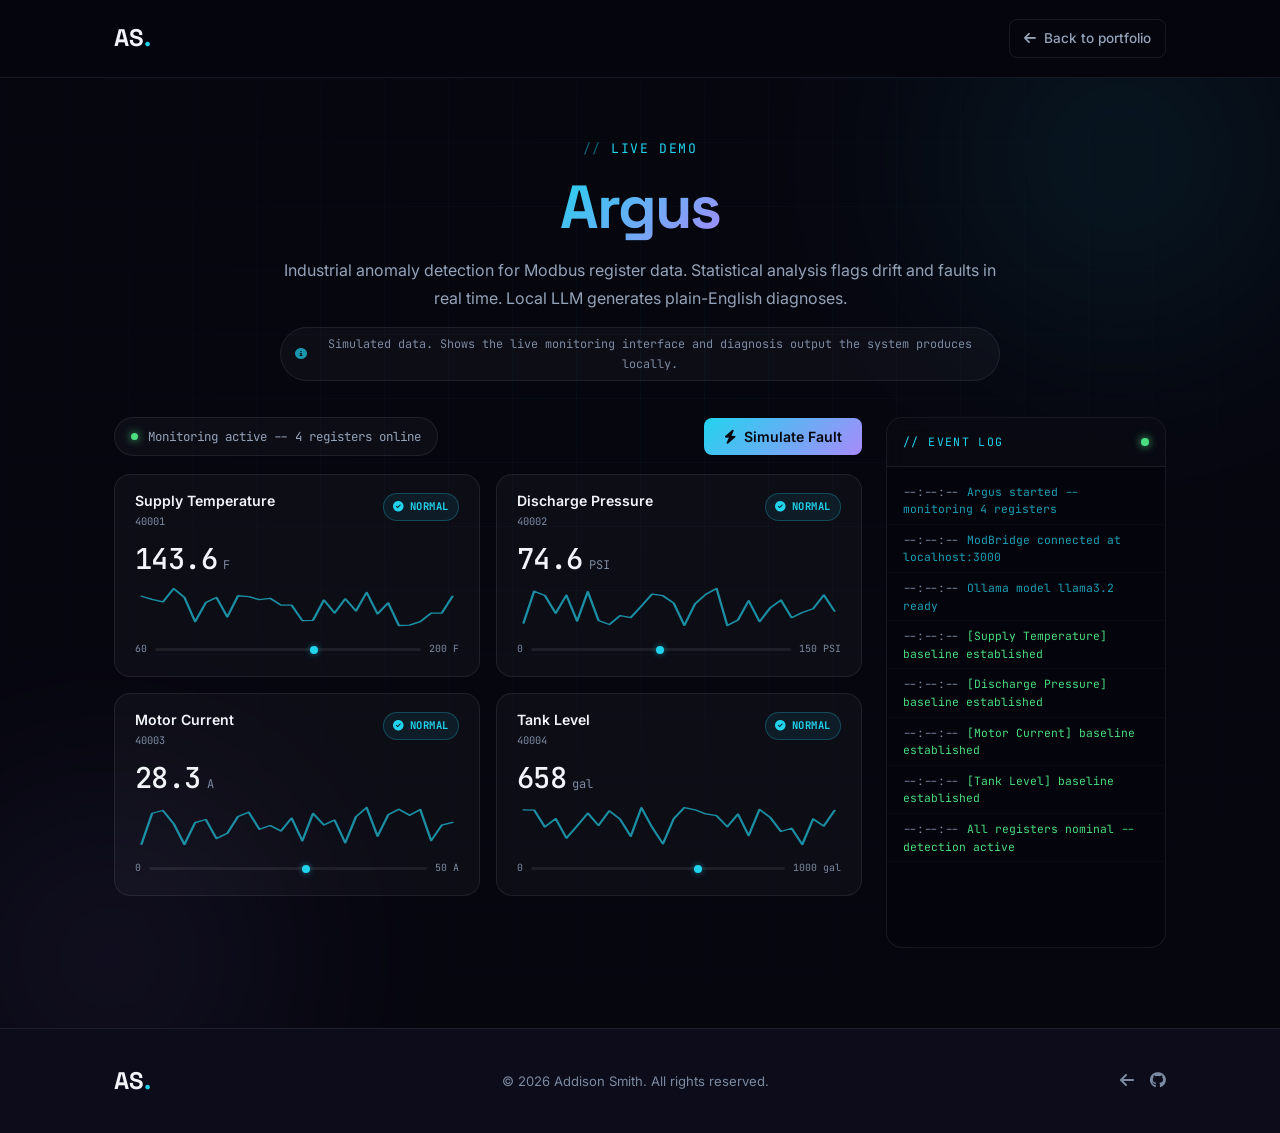
<file: demos/argus.html>
<!DOCTYPE html>
<html lang="en">
<head>
    <meta charset="UTF-8">
    <meta name="viewport" content="width=device-width, initial-scale=1.0">
    <meta name="description" content="Argus Live Demo: industrial Modbus anomaly detection with statistical analysis and local LLM diagnosis.">
    <meta name="author" content="Addison Smith">
    <link rel="canonical" href="https://addisontech.github.io/demos/argus.html">

    <title>Argus | Live Demo</title>

    <link rel="preconnect" href="https://fonts.googleapis.com">
    <link rel="preconnect" href="https://fonts.gstatic.com" crossorigin>
    <link href="https://fonts.googleapis.com/css2?family=Inter:wght@300;400;500;600;700&family=Space+Grotesk:wght@400;500;600;700&family=JetBrains+Mono:wght@400;500&display=swap" rel="stylesheet">
    <link rel="stylesheet" href="https://cdnjs.cloudflare.com/ajax/libs/font-awesome/6.5.0/css/all.min.css" crossorigin="anonymous" referrerpolicy="no-referrer">

    <link rel="icon" type="image/x-icon" href="../favicon.ico">
    <link rel="icon" type="image/png" sizes="32x32" href="../favicon.png">
    <link rel="shortcut icon" href="../favicon.ico">

    <link rel="stylesheet" href="../styles.css">
    <link rel="stylesheet" href="argus.css">
</head>
<body class="demo-body">

    <a href="#reg-grid" class="skip-nav">Skip to demo</a>

    <header class="demo-nav" role="banner">
        <div class="nav-container">
            <a href="../index.html#projects" class="nav-logo" aria-label="Back to portfolio">
                AS<span class="accent">.</span>
            </a>
            <a href="../index.html#projects" class="demo-back-link">
                <i class="fas fa-arrow-left" aria-hidden="true"></i>
                <span>Back to portfolio</span>
            </a>
        </div>
    </header>

    <main class="demo-main" id="main-content">

        <div class="demo-bg" aria-hidden="true">
            <div class="demo-glow demo-glow-1"></div>
            <div class="demo-glow demo-glow-2"></div>
            <div class="demo-grid"></div>
        </div>

        <div class="demo-container">

            <!-- Hero -->
            <section class="demo-hero" aria-labelledby="demo-title">
                <span class="section-label">Live Demo</span>
                <h1 class="demo-title" id="demo-title">
                    <span class="gradient-text">Argus</span>
                </h1>
                <p class="demo-subhead">
                    Industrial anomaly detection for Modbus register data. Statistical analysis flags drift and faults in real time. Local LLM generates plain-English diagnoses.
                </p>
                <p class="demo-caption">
                    <i class="fas fa-circle-info" aria-hidden="true"></i>
                    Simulated data. Shows the live monitoring interface and diagnosis output the system produces locally.
                </p>
            </section>

            <!-- Dashboard -->
            <div class="argus-layout">

                <!-- Left: register grid -->
                <div class="reg-main">

                    <div class="reg-toolbar">
                        <div class="argus-status-bar">
                            <span class="status-indicator" aria-hidden="true"></span>
                            <span class="status-text" id="status-text">Monitoring active -- 4 registers online</span>
                        </div>
                        <button class="argus-btn" id="btn-fault" aria-label="Inject a simulated fault into a random register">
                            <i class="fas fa-bolt" aria-hidden="true"></i>
                            Simulate Fault
                        </button>
                    </div>

                    <div class="reg-grid" id="reg-grid" aria-label="Register monitoring grid" aria-live="polite">

                        <!-- Supply Temperature -->
                        <article class="reg-card" id="reg-40001" aria-label="Supply Temperature register">
                            <div class="reg-card-header">
                                <div class="reg-name-block">
                                    <span class="reg-name">Supply Temperature</span>
                                    <span class="reg-addr">40001</span>
                                </div>
                                <span class="reg-badge badge-normal" aria-live="polite">
                                    <i class="fas fa-check-circle" aria-hidden="true"></i> NORMAL
                                </span>
                            </div>
                            <div class="reg-value-row">
                                <span class="reg-value" aria-label="Current value">142.3</span>
                                <span class="reg-unit">F</span>
                            </div>
                            <div class="reg-spark" aria-hidden="true">
                                <svg id="spark-40001" viewBox="0 0 200 50" preserveAspectRatio="none"></svg>
                            </div>
                            <div class="reg-range" aria-label="Operating range 60 to 200 F">
                                <span class="reg-limit">60</span>
                                <div class="reg-track" role="presentation">
                                    <div class="reg-range-marker" style="left: 58.8%"></div>
                                </div>
                                <span class="reg-limit">200 F</span>
                            </div>
                        </article>

                        <!-- Discharge Pressure -->
                        <article class="reg-card" id="reg-40002" aria-label="Discharge Pressure register">
                            <div class="reg-card-header">
                                <div class="reg-name-block">
                                    <span class="reg-name">Discharge Pressure</span>
                                    <span class="reg-addr">40002</span>
                                </div>
                                <span class="reg-badge badge-normal" aria-live="polite">
                                    <i class="fas fa-check-circle" aria-hidden="true"></i> NORMAL
                                </span>
                            </div>
                            <div class="reg-value-row">
                                <span class="reg-value" aria-label="Current value">75.1</span>
                                <span class="reg-unit">PSI</span>
                            </div>
                            <div class="reg-spark" aria-hidden="true">
                                <svg id="spark-40002" viewBox="0 0 200 50" preserveAspectRatio="none"></svg>
                            </div>
                            <div class="reg-range" aria-label="Operating range 0 to 150 PSI">
                                <span class="reg-limit">0</span>
                                <div class="reg-track" role="presentation">
                                    <div class="reg-range-marker" style="left: 50.1%"></div>
                                </div>
                                <span class="reg-limit">150 PSI</span>
                            </div>
                        </article>

                        <!-- Motor Current -->
                        <article class="reg-card" id="reg-40003" aria-label="Motor Current register">
                            <div class="reg-card-header">
                                <div class="reg-name-block">
                                    <span class="reg-name">Motor Current</span>
                                    <span class="reg-addr">40003</span>
                                </div>
                                <span class="reg-badge badge-normal" aria-live="polite">
                                    <i class="fas fa-check-circle" aria-hidden="true"></i> NORMAL
                                </span>
                            </div>
                            <div class="reg-value-row">
                                <span class="reg-value" aria-label="Current value">28.2</span>
                                <span class="reg-unit">A</span>
                            </div>
                            <div class="reg-spark" aria-hidden="true">
                                <svg id="spark-40003" viewBox="0 0 200 50" preserveAspectRatio="none"></svg>
                            </div>
                            <div class="reg-range" aria-label="Operating range 0 to 50 A">
                                <span class="reg-limit">0</span>
                                <div class="reg-track" role="presentation">
                                    <div class="reg-range-marker" style="left: 56.4%"></div>
                                </div>
                                <span class="reg-limit">50 A</span>
                            </div>
                        </article>

                        <!-- Tank Level -->
                        <article class="reg-card" id="reg-40004" aria-label="Tank Level register">
                            <div class="reg-card-header">
                                <div class="reg-name-block">
                                    <span class="reg-name">Tank Level</span>
                                    <span class="reg-addr">40004</span>
                                </div>
                                <span class="reg-badge badge-normal" aria-live="polite">
                                    <i class="fas fa-check-circle" aria-hidden="true"></i> NORMAL
                                </span>
                            </div>
                            <div class="reg-value-row">
                                <span class="reg-value" aria-label="Current value">648</span>
                                <span class="reg-unit">gal</span>
                            </div>
                            <div class="reg-spark" aria-hidden="true">
                                <svg id="spark-40004" viewBox="0 0 200 50" preserveAspectRatio="none"></svg>
                            </div>
                            <div class="reg-range" aria-label="Operating range 0 to 1000 gal">
                                <span class="reg-limit">0</span>
                                <div class="reg-track" role="presentation">
                                    <div class="reg-range-marker" style="left: 64.8%"></div>
                                </div>
                                <span class="reg-limit">1000 gal</span>
                            </div>
                        </article>

                    </div>
                </div>

                <!-- Right: event feed -->
                <aside class="feed-panel" aria-label="Live event log">
                    <div class="feed-header">
                        <span class="stage-eyebrow">// Event Log</span>
                        <span class="feed-dot" aria-hidden="true"></span>
                    </div>
                    <div class="feed-log" id="feed-log" aria-live="polite" aria-atomic="false"></div>
                </aside>

            </div>

        </div>
    </main>

    <footer class="footer">
        <div class="container">
            <div class="footer-inner">
                <a href="../index.html#home" class="nav-logo">AS<span class="accent">.</span></a>
                <p class="footer-copy">&copy; 2026 Addison Smith. All rights reserved.</p>
                <div class="footer-socials">
                    <a href="../index.html#projects" aria-label="Back to portfolio"><i class="fas fa-arrow-left"></i></a>
                    <a href="https://github.com/AddisonTech/Argus" target="_blank" rel="noopener noreferrer" aria-label="Argus on GitHub"><i class="fab fa-github"></i></a>
                </div>
            </div>
        </div>
    </footer>

    <script src="argus.js"></script>
</body>
</html>
</file>
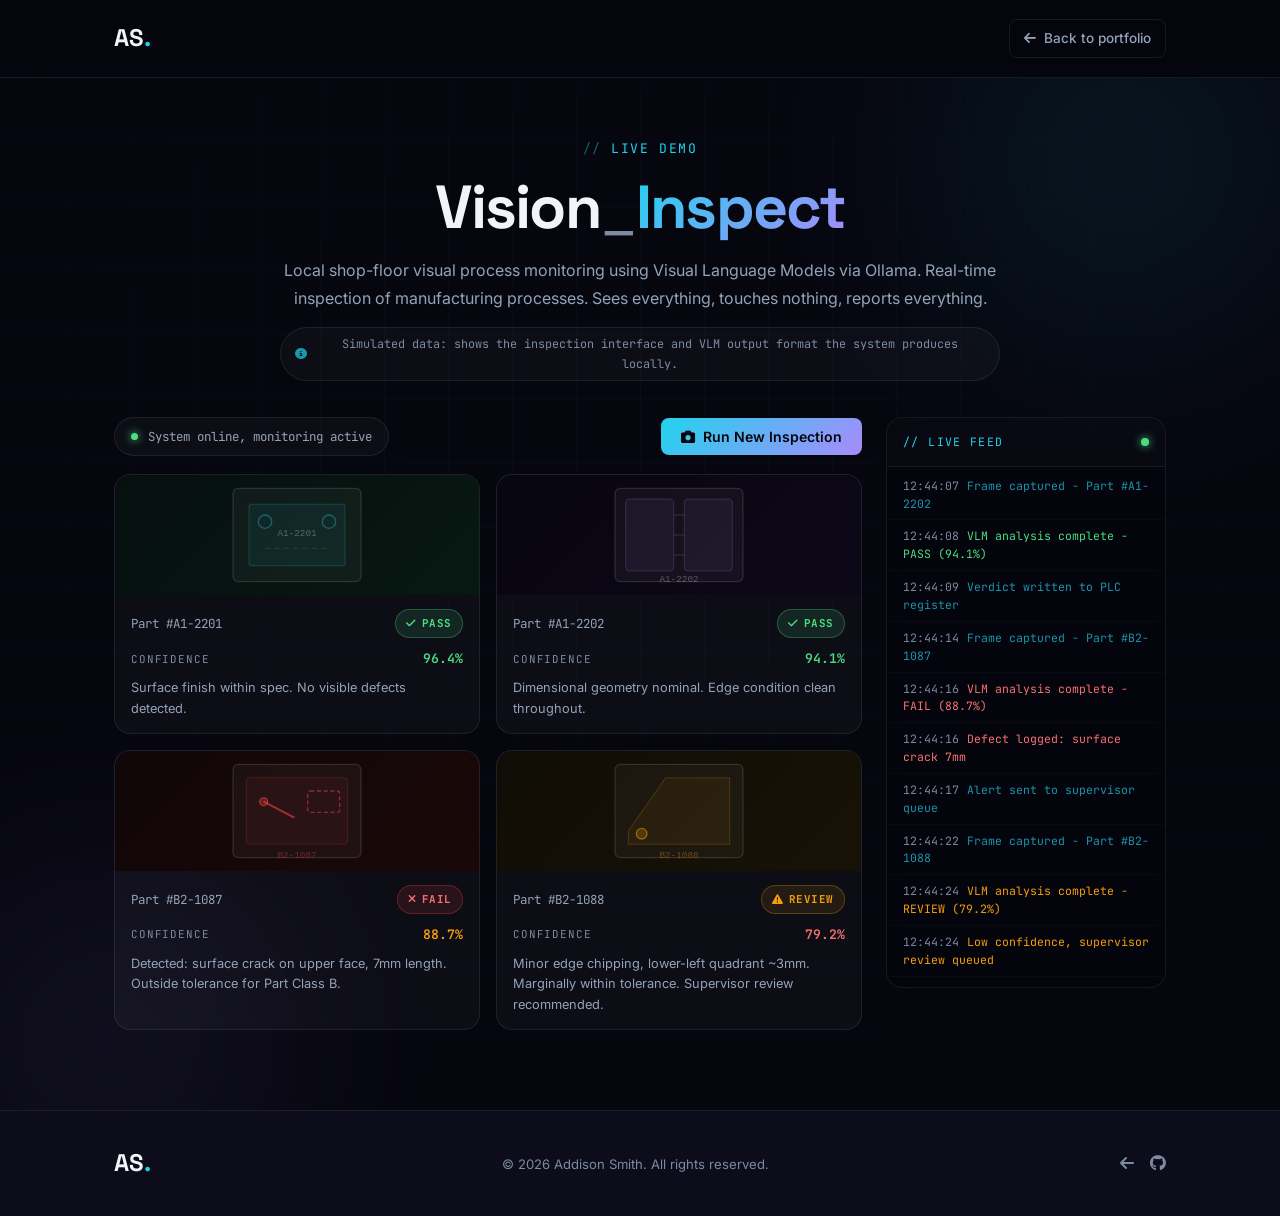
<file: demos/vision-inspect.html>
<!DOCTYPE html>
<html lang="en">
<head>
    <meta charset="UTF-8">
    <meta name="viewport" content="width=device-width, initial-scale=1.0">
    <meta name="description" content="Vision_Inspect Live Demo: local VLM-powered visual inspection for manufacturing using Ollama.">
    <meta name="author" content="Addison Smith">
    <link rel="canonical" href="https://addisontech.github.io/demos/vision-inspect.html">

    <title>Vision_Inspect | Live Demo</title>

    <link rel="preconnect" href="https://fonts.googleapis.com">
    <link rel="preconnect" href="https://fonts.gstatic.com" crossorigin>
    <link href="https://fonts.googleapis.com/css2?family=Inter:wght@300;400;500;600;700&family=Space+Grotesk:wght@400;500;600;700&family=JetBrains+Mono:wght@400;500&display=swap" rel="stylesheet">
    <link rel="stylesheet" href="https://cdnjs.cloudflare.com/ajax/libs/font-awesome/6.5.0/css/all.min.css" crossorigin="anonymous" referrerpolicy="no-referrer">

    <link rel="icon" type="image/x-icon" href="../favicon.ico">
    <link rel="icon" type="image/png" sizes="32x32" href="../favicon.png">
    <link rel="shortcut icon" href="../favicon.ico">

    <link rel="stylesheet" href="../styles.css">
    <link rel="stylesheet" href="vision-inspect.css">
</head>
<body class="demo-body">

    <a href="#insp-grid" class="skip-nav">Skip to demo</a>

    <header class="demo-nav" role="banner">
        <div class="nav-container">
            <a href="../index.html#projects" class="nav-logo" aria-label="Back to portfolio">
                AS<span class="accent">.</span>
            </a>
            <a href="../index.html#projects" class="demo-back-link">
                <i class="fas fa-arrow-left" aria-hidden="true"></i>
                <span>Back to portfolio</span>
            </a>
        </div>
    </header>

    <main class="demo-main" id="main-content">

        <div class="demo-bg" aria-hidden="true">
            <div class="demo-glow demo-glow-1"></div>
            <div class="demo-glow demo-glow-2"></div>
            <div class="demo-grid"></div>
        </div>

        <div class="demo-container">

            <!-- Hero -->
            <section class="demo-hero" aria-labelledby="demo-title">
                <span class="section-label">Live Demo</span>
                <h1 class="demo-title" id="demo-title">
                    Vision<span class="accent-slash">_</span><span class="gradient-text">Inspect</span>
                </h1>
                <p class="demo-subhead">
                    Local shop-floor visual process monitoring using Visual Language Models via Ollama. Real-time inspection of manufacturing processes. Sees everything, touches nothing, reports everything.
                </p>
                <p class="demo-caption">
                    <i class="fas fa-circle-info" aria-hidden="true"></i>
                    Simulated data: shows the inspection interface and VLM output format the system produces locally.
                </p>
            </section>

            <!-- Main layout -->
            <div class="insp-layout">

                <!-- Left: grid + button -->
                <div class="insp-main">

                    <div class="insp-toolbar">
                        <div class="insp-status-bar">
                            <span class="status-indicator" aria-hidden="true"></span>
                            <span class="status-text" id="status-text">System online, monitoring active</span>
                        </div>
                        <button class="insp-btn" id="btn-inspect" aria-label="Run a new inspection">
                            <i class="fas fa-camera" aria-hidden="true"></i>
                            Run New Inspection
                        </button>
                    </div>

                    <div class="insp-grid" id="insp-grid" aria-label="Inspection results grid" aria-live="polite" aria-atomic="false">

                        <!-- Card 1: PASS -->
                        <article class="insp-card" aria-label="Part A1-2201 inspection result">
                            <div class="insp-img insp-img-a">
                                <svg viewBox="0 0 120 90" xmlns="http://www.w3.org/2000/svg" aria-hidden="true">
                                    <rect x="12" y="10" width="96" height="70" rx="4" fill="rgba(255,255,255,0.04)" stroke="rgba(255,255,255,0.12)" stroke-width="1"/>
                                    <rect x="24" y="22" width="72" height="46" rx="2" fill="rgba(34,211,238,0.06)" stroke="rgba(34,211,238,0.2)" stroke-width="0.8"/>
                                    <circle cx="36" cy="35" r="5" fill="none" stroke="rgba(34,211,238,0.35)" stroke-width="1"/>
                                    <circle cx="84" cy="35" r="5" fill="none" stroke="rgba(34,211,238,0.35)" stroke-width="1"/>
                                    <line x1="36" y1="55" x2="84" y2="55" stroke="rgba(255,255,255,0.08)" stroke-width="1" stroke-dasharray="4 3"/>
                                    <text x="60" y="46" font-size="7" fill="rgba(255,255,255,0.3)" text-anchor="middle" font-family="monospace">A1-2201</text>
                                </svg>
                                <span class="img-scan-line" aria-hidden="true"></span>
                            </div>
                            <div class="insp-card-body">
                                <div class="insp-card-top">
                                    <span class="insp-id">Part #A1-2201</span>
                                    <span class="insp-badge badge-pass"><i class="fas fa-check" aria-hidden="true"></i> PASS</span>
                                </div>
                                <div class="insp-conf-row">
                                    <span class="insp-conf-label">Confidence</span>
                                    <span class="insp-conf-val conf-high">96.4%</span>
                                </div>
                                <p class="insp-desc">Surface finish within spec. No visible defects detected.</p>
                            </div>
                        </article>

                        <!-- Card 2: PASS -->
                        <article class="insp-card" aria-label="Part A1-2202 inspection result">
                            <div class="insp-img insp-img-b">
                                <svg viewBox="0 0 120 90" xmlns="http://www.w3.org/2000/svg" aria-hidden="true">
                                    <rect x="12" y="10" width="96" height="70" rx="4" fill="rgba(255,255,255,0.04)" stroke="rgba(255,255,255,0.12)" stroke-width="1"/>
                                    <rect x="20" y="18" width="36" height="54" rx="3" fill="rgba(167,139,250,0.06)" stroke="rgba(167,139,250,0.2)" stroke-width="0.8"/>
                                    <rect x="64" y="18" width="36" height="54" rx="3" fill="rgba(167,139,250,0.06)" stroke="rgba(167,139,250,0.2)" stroke-width="0.8"/>
                                    <line x1="56" y1="30" x2="64" y2="30" stroke="rgba(255,255,255,0.1)" stroke-width="1"/>
                                    <line x1="56" y1="45" x2="64" y2="45" stroke="rgba(255,255,255,0.1)" stroke-width="1"/>
                                    <line x1="56" y1="60" x2="64" y2="60" stroke="rgba(255,255,255,0.1)" stroke-width="1"/>
                                    <text x="60" y="80" font-size="7" fill="rgba(255,255,255,0.3)" text-anchor="middle" font-family="monospace">A1-2202</text>
                                </svg>
                                <span class="img-scan-line" aria-hidden="true"></span>
                            </div>
                            <div class="insp-card-body">
                                <div class="insp-card-top">
                                    <span class="insp-id">Part #A1-2202</span>
                                    <span class="insp-badge badge-pass"><i class="fas fa-check" aria-hidden="true"></i> PASS</span>
                                </div>
                                <div class="insp-conf-row">
                                    <span class="insp-conf-label">Confidence</span>
                                    <span class="insp-conf-val conf-high">94.1%</span>
                                </div>
                                <p class="insp-desc">Dimensional geometry nominal. Edge condition clean throughout.</p>
                            </div>
                        </article>

                        <!-- Card 3: FAIL -->
                        <article class="insp-card" aria-label="Part B2-1087 inspection result">
                            <div class="insp-img insp-img-c">
                                <svg viewBox="0 0 120 90" xmlns="http://www.w3.org/2000/svg" aria-hidden="true">
                                    <rect x="12" y="10" width="96" height="70" rx="4" fill="rgba(255,255,255,0.04)" stroke="rgba(255,255,255,0.12)" stroke-width="1"/>
                                    <rect x="22" y="20" width="76" height="50" rx="3" fill="rgba(239,68,68,0.05)" stroke="rgba(239,68,68,0.2)" stroke-width="0.8"/>
                                    <line x1="35" y1="38" x2="58" y2="50" stroke="rgba(239,68,68,0.6)" stroke-width="1.5"/>
                                    <circle cx="35" cy="38" r="3" fill="rgba(239,68,68,0.3)" stroke="rgba(239,68,68,0.7)" stroke-width="0.8"/>
                                    <rect x="68" y="30" width="24" height="16" rx="2" fill="none" stroke="rgba(239,68,68,0.5)" stroke-width="1" stroke-dasharray="3 2"/>
                                    <text x="60" y="80" font-size="7" fill="rgba(239,68,68,0.4)" text-anchor="middle" font-family="monospace">B2-1087</text>
                                </svg>
                                <span class="img-scan-line" aria-hidden="true"></span>
                            </div>
                            <div class="insp-card-body">
                                <div class="insp-card-top">
                                    <span class="insp-id">Part #B2-1087</span>
                                    <span class="insp-badge badge-fail"><i class="fas fa-xmark" aria-hidden="true"></i> FAIL</span>
                                </div>
                                <div class="insp-conf-row">
                                    <span class="insp-conf-label">Confidence</span>
                                    <span class="insp-conf-val conf-mid">88.7%</span>
                                </div>
                                <p class="insp-desc">Detected: surface crack on upper face, 7mm length. Outside tolerance for Part Class B.</p>
                            </div>
                        </article>

                        <!-- Card 4: REVIEW -->
                        <article class="insp-card" aria-label="Part B2-1088 inspection result">
                            <div class="insp-img insp-img-d">
                                <svg viewBox="0 0 120 90" xmlns="http://www.w3.org/2000/svg" aria-hidden="true">
                                    <rect x="12" y="10" width="96" height="70" rx="4" fill="rgba(255,255,255,0.04)" stroke="rgba(255,255,255,0.12)" stroke-width="1"/>
                                    <path d="M22 60 L50 20 L98 20 L98 70 L22 70 Z" fill="rgba(245,158,11,0.05)" stroke="rgba(245,158,11,0.2)" stroke-width="0.8"/>
                                    <circle cx="32" cy="62" r="4" fill="rgba(245,158,11,0.2)" stroke="rgba(245,158,11,0.5)" stroke-width="1"/>
                                    <text x="60" y="80" font-size="7" fill="rgba(245,158,11,0.35)" text-anchor="middle" font-family="monospace">B2-1088</text>
                                </svg>
                                <span class="img-scan-line" aria-hidden="true"></span>
                            </div>
                            <div class="insp-card-body">
                                <div class="insp-card-top">
                                    <span class="insp-id">Part #B2-1088</span>
                                    <span class="insp-badge badge-review"><i class="fas fa-triangle-exclamation" aria-hidden="true"></i> REVIEW</span>
                                </div>
                                <div class="insp-conf-row">
                                    <span class="insp-conf-label">Confidence</span>
                                    <span class="insp-conf-val conf-low">79.2%</span>
                                </div>
                                <p class="insp-desc">Minor edge chipping, lower-left quadrant ~3mm. Marginally within tolerance. Supervisor review recommended.</p>
                            </div>
                        </article>

                    </div>
                </div>

                <!-- Right: live feed -->
                <aside class="feed-panel" aria-label="Live inspection event log">
                    <div class="feed-header">
                        <span class="stage-eyebrow">// Live Feed</span>
                        <span class="feed-dot" aria-hidden="true"></span>
                    </div>
                    <div class="feed-log" id="feed-log" aria-live="polite" aria-atomic="false">
                    </div>
                </aside>

            </div>

        </div>
    </main>

    <footer class="footer">
        <div class="container">
            <div class="footer-inner">
                <a href="../index.html#home" class="nav-logo">AS<span class="accent">.</span></a>
                <p class="footer-copy">&copy; 2026 Addison Smith. All rights reserved.</p>
                <div class="footer-socials">
                    <a href="../index.html#projects" aria-label="Back to portfolio"><i class="fas fa-arrow-left"></i></a>
                    <a href="https://github.com/AddisonTech/Vision_Inspect" target="_blank" rel="noopener noreferrer" aria-label="Vision_Inspect on GitHub"><i class="fab fa-github"></i></a>
                </div>
            </div>
        </div>
    </footer>

    <script src="vision-inspect.js"></script>
</body>
</html>
</file>
<file: styles.css>
/* ============================================================
   CSS Custom Properties
   ============================================================ */
:root {
    --bg-0:        #06060f;
    --bg-1:        #0c0c1a;
    --bg-2:        #111122;
    --bg-card:     rgba(255, 255, 255, 0.04);
    --bg-card-h:   rgba(255, 255, 255, 0.07);

    --cyan:        #22d3ee;
    --violet:      #a78bfa;
    --gradient:    linear-gradient(135deg, #22d3ee 0%, #a78bfa 100%);
    --gradient-s:  linear-gradient(135deg, rgba(34,211,238,.12) 0%, rgba(167,139,250,.12) 100%);

    --text-0:      #f1f5f9;
    --text-1:      #94a3b8;
    --text-2:      #7c8ba1;

    --border:      rgba(255, 255, 255, 0.08);
    --border-a:    rgba(34, 211, 238, 0.25);

    --ff-sans:     'Inter', -apple-system, BlinkMacSystemFont, sans-serif;
    --ff-display:  'Space Grotesk', 'Inter', sans-serif;
    --ff-mono:     'JetBrains Mono', 'Fira Code', monospace;

    --r-sm:  8px;
    --r-md:  12px;
    --r-lg:  16px;
    --r-xl:  24px;

    --ease:  cubic-bezier(0.4, 0, 0.2, 1);
    --t:     0.3s cubic-bezier(0.4, 0, 0.2, 1);
    --t-lg:  0.6s cubic-bezier(0.4, 0, 0.2, 1);
}

/* ============================================================
   Reset & Base
   ============================================================ */
*, *::before, *::after {
    box-sizing: border-box;
    margin: 0;
    padding: 0;
}

html {
    scroll-behavior: smooth;
}

body {
    font-family: var(--ff-sans);
    background-color: var(--bg-0);
    color: var(--text-0);
    line-height: 1.7;
    overflow-x: hidden;
    -webkit-font-smoothing: antialiased;
    -moz-osx-font-smoothing: grayscale;
}

a {
    color: inherit;
    text-decoration: none;
}

button {
    cursor: pointer;
    font-family: inherit;
    border: none;
    background: none;
}

h1, h2, h3, h4 {
    font-family: var(--ff-display);
    font-weight: 700;
    line-height: 1.15;
}

/* ============================================================
   Gradient Text Utility
   ============================================================ */
.gradient-text {
    background: var(--gradient);
    -webkit-background-clip: text;
    -webkit-text-fill-color: transparent;
    background-clip: text;
}

/* ============================================================
   Layout
   ============================================================ */
.container {
    width: 100%;
    max-width: 1100px;
    margin: 0 auto;
    padding: 0 24px;
}

.section {
    padding: 110px 0;
}

.section-alt {
    background-color: var(--bg-1);
}

.section,
.section-alt {
    border-top: 1px solid rgba(34, 211, 238, 0.06);
}

.section-header {
    text-align: center;
    margin-bottom: 64px;
}

.section-label {
    display: inline-block;
    font-family: var(--ff-mono);
    font-size: 0.82rem;
    color: var(--cyan);
    letter-spacing: 0.12em;
    text-transform: uppercase;
    margin-bottom: 14px;
}

.section-label::before {
    content: '// ';
    opacity: 0.45;
}

.section-title {
    font-size: clamp(2rem, 4vw, 2.8rem);
    letter-spacing: -0.02em;
}

.section-header::before {
    content: '';
    display: block;
    width: 40px;
    height: 2px;
    background: linear-gradient(90deg, var(--cyan), var(--violet));
    margin-bottom: 16px;
    border-radius: 2px;
}

/* ============================================================
   Buttons
   ============================================================ */
.btn {
    display: inline-flex;
    align-items: center;
    gap: 8px;
    padding: 13px 28px;
    border-radius: var(--r-md);
    font-size: 0.93rem;
    font-weight: 600;
    font-family: var(--ff-sans);
    letter-spacing: 0.01em;
    transition: var(--t);
    white-space: nowrap;
    cursor: pointer;
}

.btn-primary {
    background: var(--gradient);
    color: #05050d;
    border: none;
}

.btn-primary:hover {
    transform: translateY(-2px);
    box-shadow: 0 8px 28px rgba(34, 211, 238, 0.28);
    filter: brightness(1.07);
}

.btn-secondary {
    background: transparent;
    color: var(--text-0);
    border: 1px solid var(--border);
    backdrop-filter: blur(8px);
}

.btn-secondary:hover {
    border-color: var(--cyan);
    color: var(--cyan);
    transform: translateY(-2px);
}

.btn-sm {
    padding: 9px 20px;
    font-size: 0.85rem;
}

.btn-ghost {
    display: inline-flex;
    align-items: center;
    gap: 6px;
    font-family: var(--ff-mono);
    font-size: 0.75rem;
    color: var(--text-2);
    border: 1px solid var(--border);
    padding: 6px 14px;
    border-radius: 100px;
    letter-spacing: 0.02em;
    white-space: nowrap;
    transition: var(--t);
}

.btn-ghost:hover {
    color: var(--cyan);
    border-color: rgba(34, 211, 238, 0.3);
}

.btn-full {
    width: 100%;
    justify-content: center;
}

/* ============================================================
   Tags
   ============================================================ */
.tag {
    display: inline-flex;
    align-items: center;
    padding: 4px 13px;
    border-radius: 100px;
    font-size: 0.76rem;
    font-weight: 500;
    font-family: var(--ff-mono);
    background: rgba(255, 255, 255, 0.06);
    border: 1px solid var(--border);
    color: var(--text-1);
    white-space: nowrap;
}

.tag-accent {
    background: rgba(34, 211, 238, 0.10);
    border-color: rgba(34, 211, 238, 0.28);
    color: var(--cyan);
}

.tag-purple {
    background: rgba(167, 139, 250, 0.10);
    border-color: rgba(167, 139, 250, 0.28);
    color: var(--violet);
}

/* ============================================================
   Navbar
   ============================================================ */
.navbar {
    position: fixed;
    top: 0;
    left: 0;
    right: 0;
    z-index: 1000;
    padding: 22px 0;
    transition: padding var(--t), background var(--t), border-color var(--t), backdrop-filter var(--t);
}

.navbar.scrolled {
    padding: 13px 0;
    background: rgba(6, 6, 15, 0.82);
    backdrop-filter: blur(22px);
    -webkit-backdrop-filter: blur(22px);
    border-bottom: 1px solid var(--border);
}

.nav-container {
    max-width: 1100px;
    margin: 0 auto;
    padding: 0 24px;
    display: flex;
    align-items: center;
    justify-content: space-between;
}

.nav-logo {
    font-family: var(--ff-display);
    font-size: 1.5rem;
    font-weight: 700;
    color: var(--text-0);
    transition: color var(--t);
}

.nav-logo:hover { color: var(--cyan); }

.accent { color: var(--cyan); }

.nav-links {
    list-style: none;
    display: flex;
    align-items: center;
    gap: 4px;
}

.nav-links a {
    font-size: 0.88rem;
    font-weight: 500;
    color: var(--text-1);
    padding: 7px 15px;
    border-radius: var(--r-sm);
    transition: var(--t);
}

.nav-links a:hover,
.nav-links a.active {
    color: var(--text-0);
    background: rgba(255, 255, 255, 0.07);
}

.nav-toggle {
    display: none;
    flex-direction: column;
    gap: 5px;
    padding: 5px;
    z-index: 1100;
}

.nav-toggle span {
    display: block;
    width: 24px;
    height: 2px;
    background: var(--text-0);
    border-radius: 2px;
    transition: var(--t);
}

/* ============================================================
   Hero
   ============================================================ */
.hero {
    position: relative;
    min-height: 100vh;
    display: flex;
    align-items: center;
    justify-content: center;
    overflow: hidden;
    padding: 100px 24px 80px;
}

.hero-bg {
    position: absolute;
    inset: 0;
    pointer-events: none;
}

.hero-grid {
    position: absolute;
    inset: 0;
    background-image:
        linear-gradient(rgba(34, 211, 238, 0.045) 1px, transparent 1px),
        linear-gradient(90deg, rgba(34, 211, 238, 0.045) 1px, transparent 1px);
    background-size: 64px 64px;
    mask-image: radial-gradient(ellipse 80% 80% at 50% 50%, rgba(0,0,0,.9) 0%, transparent 100%);
    -webkit-mask-image: radial-gradient(ellipse 80% 80% at 50% 50%, rgba(0,0,0,.9) 0%, transparent 100%);
}

.hero-glow {
    position: absolute;
    border-radius: 50%;
    filter: blur(90px);
    opacity: 0.13;
    pointer-events: none;
}

.hero-glow-1 {
    width: 640px;
    height: 640px;
    background: radial-gradient(circle, var(--cyan), transparent 70%);
    top: -240px;
    right: -80px;
    animation: floatOrb 9s ease-in-out infinite;
}

.hero-glow-2 {
    width: 520px;
    height: 520px;
    background: radial-gradient(circle, var(--violet), transparent 70%);
    bottom: -200px;
    left: -80px;
    animation: floatOrb 12s ease-in-out infinite reverse;
}

@keyframes floatOrb {
    0%, 100% { transform: translate(0, 0); }
    50%       { transform: translate(28px, -28px); }
}

.hero-content {
    position: relative;
    z-index: 1;
    text-align: center;
    max-width: 820px;
    margin: 0 auto;
}


@keyframes pulseDot {
    0%, 100% { opacity: 1;   transform: scale(1); }
    50%       { opacity: 0.4; transform: scale(0.75); }
}

.hero-name {
    font-size: clamp(3.2rem, 9vw, 6.5rem);
    font-weight: 700;
    line-height: 1.02;
    letter-spacing: -0.04em;
    margin-bottom: 20px;
}

.hero-title {
    font-family: var(--ff-mono);
    font-size: clamp(1rem, 2.5vw, 1.18rem);
    color: var(--text-1);
    margin-bottom: 26px;
    min-height: 1.8em;
    display: flex;
    align-items: center;
    justify-content: center;
    gap: 2px;
}

.cursor {
    display: inline-block;
    width: 2px;
    height: 1.15em;
    background: var(--cyan);
    border-radius: 1px;
    vertical-align: middle;
    animation: blinkCursor 0.85s step-end infinite;
    flex-shrink: 0;
}

@keyframes blinkCursor {
    0%, 100% { opacity: 1; }
    50%       { opacity: 0; }
}

.hero-bio {
    font-size: 1.05rem;
    color: var(--text-1);
    line-height: 1.82;
    margin-bottom: 44px;
    max-width: 640px;
    margin-left: auto;
    margin-right: auto;
}

.hero-cta {
    display: flex;
    gap: 16px;
    justify-content: center;
    flex-wrap: wrap;
    margin-bottom: 52px;
}

.hero-socials {
    display: flex;
    gap: 14px;
    justify-content: center;
}

.hero-socials a {
    display: flex;
    align-items: center;
    justify-content: center;
    width: 46px;
    height: 46px;
    border-radius: var(--r-md);
    border: 1px solid var(--border);
    color: var(--text-1);
    font-size: 1.1rem;
    transition: var(--t);
    backdrop-filter: blur(8px);
}

.hero-socials a:hover {
    border-color: var(--cyan);
    color: var(--cyan);
    transform: translateY(-3px);
    background: rgba(34, 211, 238, 0.06);
}

.scroll-indicator {
    position: absolute;
    bottom: 36px;
    left: 50%;
    transform: translateX(-50%);
    display: flex;
    flex-direction: column;
    align-items: center;
    gap: 8px;
    color: var(--text-1);
    font-size: 0.72rem;
    font-family: var(--ff-mono);
    letter-spacing: 0.12em;
    text-transform: uppercase;
    animation: fadeInScrollHint 1s ease 1.8s both;
}

.scroll-line {
    width: 1px;
    height: 38px;
    background: var(--border);
    position: relative;
    overflow: hidden;
}

.scroll-line::after {
    content: '';
    position: absolute;
    top: -100%;
    left: 0;
    width: 100%;
    height: 100%;
    background: linear-gradient(to bottom, transparent, var(--cyan));
    animation: scrollSlide 2s ease-in-out infinite;
}

@keyframes scrollSlide {
    0%   { top: -100%; opacity: 0; }
    30%  { opacity: 1; }
    100% { top: 100%;  opacity: 0; }
}

@keyframes fadeInScrollHint {
    from { opacity: 0; transform: translate(-50%, 14px); }
    to   { opacity: 1; transform: translate(-50%, 0); }
}

@keyframes scrollBounce {
    0%, 100% { transform: translateY(0); }
    50%       { transform: translateY(-5px); }
}

.scroll-indicator span {
    animation: scrollBounce 2.2s ease-in-out 2.8s infinite;
}

/* ============================================================
   About
   ============================================================ */
.about-grid {
    display: grid;
    grid-template-columns: 200px 1fr;
    gap: 52px;
    align-items: start;
}

/* Tech stack runs as a full-width band under the photo and intro */
.about-skills {
    grid-column: 1 / -1;
}

.about-skills .skill-bars {
    display: grid;
    grid-template-columns: repeat(auto-fill, minmax(250px, 1fr));
    gap: 28px 40px;
    align-items: start;
}

.about-skills .skill-bar-header {
    flex-wrap: wrap;
    row-gap: 2px;
}

.about-skills .skill-bar-name {
    flex: 1 0 auto;
}

.about-photo {
    display: flex;
    justify-content: center;
    padding-top: 6px;
}

.profile-photo {
    width: 180px;
    height: 180px;
    border-radius: 50%;
    object-fit: cover;
    border: 3px solid rgba(34, 211, 238, 0.35);
    box-shadow:
        0 0 0 7px rgba(34, 211, 238, 0.07),
        0 16px 48px rgba(0, 0, 0, 0.45);
    transition: var(--t);
}

.profile-photo:hover {
    border-color: rgba(34, 211, 238, 0.65);
    box-shadow:
        0 0 0 10px rgba(34, 211, 238, 0.09),
        0 20px 60px rgba(0, 0, 0, 0.55);
    transform: scale(1.02);
}

.about-text p {
    color: var(--text-1);
    font-size: 1.02rem;
    margin-bottom: 18px;
}

.about-text p:last-child { margin-bottom: 0; }

.about-text strong {
    color: var(--text-0);
    font-weight: 600;
}

.about-skills h3 {
    font-size: 1rem;
    font-weight: 600;
    color: var(--text-0);
    margin-bottom: 24px;
    font-family: var(--ff-display);
}

.skills-grid {
    display: flex;
    flex-direction: column;
    gap: 22px;
}

.skill-category {
    display: flex;
    flex-direction: column;
    gap: 9px;
}

.skill-cat-label {
    font-family: var(--ff-mono);
    font-size: 0.72rem;
    color: var(--text-2);
    text-transform: uppercase;
    letter-spacing: 0.12em;
}

.skill-tags {
    display: flex;
    flex-wrap: wrap;
    gap: 8px;
}

/* ============================================================
   Certifications
   ============================================================ */
.certs-grid {
    display: grid;
    grid-template-columns: repeat(2, 1fr);
    gap: 18px;
}

.cert-card {
    background: var(--bg-card);
    border: 1px solid var(--border);
    border-radius: var(--r-lg);
    padding: 22px 24px;
    backdrop-filter: blur(12px);
    -webkit-backdrop-filter: blur(12px);
    transition: var(--t);
    display: flex;
    align-items: flex-start;
    gap: 16px;
}

.cert-card:hover {
    border-color: var(--border-a);
    transform: translateY(-4px);
    background: var(--bg-card-h);
    box-shadow: 0 12px 40px rgba(0, 0, 0, 0.38), 0 0 0 1px rgba(34, 211, 238, 0.07);
}

.cert-featured {
    grid-column: 1 / -1;
    background: linear-gradient(135deg,
        rgba(34, 211, 238, 0.06) 0%,
        rgba(167, 139, 250, 0.06) 100%);
    border-color: rgba(34, 211, 238, 0.18);
    position: relative;
    overflow: hidden;
}

.cert-featured::before {
    content: '';
    position: absolute;
    top: 0;
    left: 0;
    right: 0;
    height: 1px;
    background: var(--gradient);
}

.cert-icon {
    width: 44px;
    height: 44px;
    border-radius: var(--r-sm);
    display: flex;
    align-items: center;
    justify-content: center;
    flex-shrink: 0;
    font-size: 1.15rem;
}

.cert-icon-cyan {
    background: rgba(34, 211, 238, 0.11);
    color: var(--cyan);
    border: 1px solid rgba(34, 211, 238, 0.22);
}

.cert-icon-purple {
    background: rgba(167, 139, 250, 0.11);
    color: var(--violet);
    border: 1px solid rgba(167, 139, 250, 0.22);
}

.cert-icon-accent {
    background: rgba(34, 211, 238, 0.11);
    color: var(--cyan);
    border: 1px solid rgba(34, 211, 238, 0.22);
}

.cert-body {
    flex: 1;
    min-width: 0;
}

.cert-top-row {
    display: flex;
    align-items: center;
    justify-content: space-between;
    margin-bottom: 8px;
}

.cert-badge {
    font-family: var(--ff-mono);
    font-size: 0.72rem;
    color: var(--cyan);
    text-transform: uppercase;
    letter-spacing: 0.12em;
}

.cert-name {
    font-family: var(--ff-display);
    font-size: 1rem;
    font-weight: 600;
    color: var(--text-0);
    margin-bottom: 4px;
    line-height: 1.35;
}

.cert-featured .cert-name {
    font-size: 1.15rem;
}

.cert-issuer {
    font-size: 0.84rem;
    color: var(--cyan);
    font-weight: 500;
    margin-bottom: 12px;
}

.cert-featured .cert-issuer {
    color: var(--text-1);
}

.cert-date {
    font-family: var(--ff-mono);
    font-size: 0.72rem;
    color: var(--text-2);
    border: 1px solid var(--border);
    padding: 3px 11px;
    border-radius: 100px;
    white-space: nowrap;
}

.cert-tags {
    display: flex;
    flex-wrap: wrap;
    gap: 7px;
}

/* Cert row - issuer + date side by side */
.cert-row {
    display: flex;
    align-items: center;
    justify-content: space-between;
    gap: 8px;
    margin-bottom: 10px;
}

.cert-row .cert-issuer {
    margin-bottom: 0;
}

/* Description text on Mordor-style recognition cards */
.cert-desc {
    font-size: 0.80rem;
    color: var(--text-1);
    line-height: 1.68;
    margin-bottom: 10px;
}

/* Verify credential link */
.cert-verify {
    display: inline-flex;
    align-items: center;
    gap: 5px;
    font-family: var(--ff-mono);
    font-size: 0.68rem;
    color: var(--text-2);
    border: 1px solid var(--border);
    padding: 3px 11px;
    border-radius: 100px;
    margin-top: 11px;
    transition: var(--t);
    text-decoration: none;
}

.cert-verify:hover {
    color: var(--cyan);
    border-color: var(--border-a);
}

/* GPA badge on education cards */
.gpa-badge {
    display: inline-flex;
    align-items: center;
    gap: 5px;
    font-family: var(--ff-mono);
    font-size: 0.71rem;
    font-weight: 600;
    color: var(--cyan);
    background: rgba(34, 211, 238, 0.09);
    border: 1px solid rgba(34, 211, 238, 0.28);
    padding: 3px 11px;
    border-radius: 100px;
    margin-bottom: 12px;
    margin-top: 4px;
}

.gpa-badge i {
    font-size: 0.60rem;
}

/* Focus-area sub-headings inside timeline bullet lists */
.bullet-section {
    font-family: var(--ff-mono);
    font-size: 0.68rem;
    color: var(--cyan);
    text-transform: uppercase;
    letter-spacing: 0.12em;
    margin-top: 12px;
    margin-bottom: 4px;
    opacity: 0.80;
}

.bullet-section:first-of-type {
    margin-top: 6px;
}

/* Relevant coursework line on education cards */
.timeline-coursework {
    font-size: 0.80rem;
    color: var(--text-2);
    line-height: 1.7;
    margin-top: 6px;
}

.timeline-coursework strong {
    color: var(--text-1);
    font-weight: 500;
}

/* Grouped coursework layout */
.coursework-groups { margin-top: 14px; display: flex; flex-direction: column; gap: 10px; }
.coursework-group { display: flex; flex-direction: column; gap: 6px; }
.coursework-group-label {
    font-family: var(--ff-mono); font-size: 0.66rem; letter-spacing: 0.1em;
    text-transform: uppercase; color: var(--cyan); opacity: 0.75;
}
.coursework-chips { display: flex; flex-wrap: wrap; gap: 6px; }
.tag-inprogress {
    background: rgba(34,211,238,0.07);
    border-color: rgba(34,211,238,0.4);
    color: var(--cyan);
    font-style: italic;
}
.tag-inprogress::before {
    content: '';
    display: inline-block;
    width: 5px; height: 5px;
    border-radius: 50%;
    background: var(--cyan);
    margin-right: 6px;
    flex-shrink: 0;
    animation: pulseDotSmall 2s ease-in-out infinite;
}
@keyframes pulseDotSmall {
    0%, 100% { box-shadow: 0 0 0 0 rgba(34,211,238,0); }
    50%       { box-shadow: 0 0 0 4px rgba(34,211,238,0.18); }
}

/* Degree track subtitle */
.timeline-track {
    font-size: 0.78rem; color: var(--text-2); margin-top: 2px;
    font-family: var(--ff-mono); letter-spacing: 0.02em;
}

/* ============================================================
   Projects
   ============================================================ */
.projects-grid {
    display: grid;
    grid-template-columns: repeat(2, 1fr);
    gap: 20px;
}

.project-card {
    background: var(--bg-card);
    border: 1px solid var(--border);
    border-radius: var(--r-lg);
    backdrop-filter: blur(12px);
    -webkit-backdrop-filter: blur(12px);
    transition: var(--t);
}

.project-card:hover {
    border-color: var(--border-a);
    transform: translateY(-5px);
    background: var(--bg-card-h);
    box-shadow: 0 16px 48px rgba(0, 0, 0, 0.45), 0 0 0 1px rgba(34, 211, 238, 0.08);
}

.project-featured {
    grid-column: 1 / -1;
    background: linear-gradient(135deg,
        rgba(34, 211, 238, 0.06) 0%,
        rgba(167, 139, 250, 0.06) 100%);
    border-color: rgba(34, 211, 238, 0.16);
    position: relative;
    overflow: hidden;
}

.project-featured::before {
    content: '';
    position: absolute;
    top: 0;
    left: 0;
    right: 0;
    height: 1px;
    background: var(--gradient);
}

.project-card-inner {
    padding: 28px;
}

.project-meta {
    display: flex;
    align-items: center;
    justify-content: space-between;
    margin-bottom: 14px;
}

.project-label {
    font-family: var(--ff-mono);
    font-size: 0.73rem;
    color: var(--cyan);
    text-transform: uppercase;
    letter-spacing: 0.12em;
}

.project-icon {
    font-size: 1.4rem;
    color: var(--violet);
}

.project-links {
    display: flex;
    gap: 12px;
}

.project-links a {
    color: var(--text-2);
    font-size: 1.15rem;
    transition: var(--t);
}

.project-links a:hover { color: var(--cyan); }

.project-links .project-demo-btn {
    color: #05050d;
    font-size: 0.82rem;
    align-self: center;
}

.project-links .project-demo-btn:hover {
    color: #05050d;
    transform: translateY(-2px);
    box-shadow: 0 6px 20px rgba(34, 211, 238, 0.28);
    filter: brightness(1.07);
}

.project-title {
    font-size: 1.2rem;
    color: var(--text-0);
    margin-bottom: 10px;
}

.project-featured .project-title {
    font-size: 1.5rem;
}

.project-desc {
    font-size: 0.9rem;
    color: var(--text-1);
    line-height: 1.75;
    margin-bottom: 18px;
}

.project-tags {
    display: flex;
    flex-wrap: wrap;
    gap: 8px;
}

.project-repos {
    display: flex;
    align-items: center;
    flex-wrap: wrap;
    gap: 6px;
    margin-top: 14px;
    padding-top: 14px;
    border-top: 1px solid var(--border);
}

.project-repos-label {
    font-family: var(--ff-mono);
    font-size: 0.66rem;
    letter-spacing: 0.1em;
    text-transform: uppercase;
    color: var(--text-3);
    opacity: 0.7;
    margin-right: 4px;
    white-space: nowrap;
}

.project-repo-link {
    display: inline-flex;
    align-items: center;
    gap: 5px;
    font-family: var(--ff-mono);
    font-size: 0.75rem;
    color: var(--text-2);
    padding: 3px 10px;
    border-radius: 100px;
    border: 1px solid var(--border);
    transition: var(--t);
    white-space: nowrap;
    text-decoration: none;
}

.project-repo-link:hover {
    color: var(--cyan);
    border-color: rgba(34, 211, 238, 0.3);
    background: rgba(34, 211, 238, 0.05);
}

.projects-cta {
    text-align: center;
    margin-top: 52px;
}

/* ============================================================
   Dual Timeline Layout
   ============================================================ */
.dual-timeline {
    display: grid;
    grid-template-columns: 1fr 1fr;
    gap: 48px;
    align-items: start;
}

.dual-timeline-heading {
    font-family: var(--ff-display);
    font-size: 1rem;
    font-weight: 600;
    color: var(--text-0);
    margin-bottom: 28px;
    display: flex;
    align-items: center;
    gap: 10px;
}

.dual-timeline-heading i {
    color: var(--cyan);
}

.timeline-bullets {
    list-style: none;
    padding: 0;
    margin: 0;
    display: flex;
    flex-direction: column;
    gap: 6px;
}

.timeline-bullets li {
    font-size: 0.88rem;
    color: var(--text-1);
    line-height: 1.65;
    padding-left: 16px;
    position: relative;
}

.timeline-bullets li::before {
    content: '-';
    position: absolute;
    left: 0;
    color: var(--cyan);
    opacity: 0.55;
    font-size: 0.75rem;
    top: 1px;
}

/* ============================================================
   Timeline
   ============================================================ */
.timeline {
    position: relative;
    padding-left: 36px;
}

.timeline::before {
    content: '';
    position: absolute;
    left: 12px;
    top: 16px;
    bottom: 16px;
    width: 1px;
    background: linear-gradient(to bottom, var(--cyan), var(--violet) 60%, transparent);
}

.timeline-item {
    position: relative;
    padding-bottom: 40px;
}

.timeline-item:last-child { padding-bottom: 0; }

.timeline-marker {
    position: absolute;
    left: -36px;
    top: 22px;
    width: 13px;
    height: 13px;
    border-radius: 50%;
    background: var(--cyan);
    border: 3px solid var(--bg-0);
    box-shadow: 0 0 14px rgba(34, 211, 238, 0.55);
    z-index: 1;
}

.timeline-card {
    background: var(--bg-card);
    border: 1px solid var(--border);
    border-radius: var(--r-lg);
    padding: 28px 30px;
    transition: var(--t);
}

.timeline-card:hover {
    border-color: var(--border-a);
    background: var(--bg-card-h);
}

.timeline-header {
    display: flex;
    justify-content: space-between;
    align-items: flex-start;
    gap: 16px;
    margin-bottom: 12px;
}

.timeline-header h3 {
    font-size: 1.08rem;
    color: var(--text-0);
}

.timeline-org {
    font-size: 0.88rem;
    color: var(--cyan);
    font-weight: 500;
    margin-top: 5px;
}

.timeline-date {
    font-family: var(--ff-mono);
    font-size: 0.76rem;
    color: var(--text-2);
    border: 1px solid var(--border);
    padding: 4px 13px;
    border-radius: 100px;
    white-space: nowrap;
    flex-shrink: 0;
}

.timeline-card > p {
    color: var(--text-1);
    font-size: 0.92rem;
    line-height: 1.75;
    margin-bottom: 18px;
}

/* ============================================================
   Blog
   ============================================================ */
.blog-card {
    max-width: 720px;
    margin: 0 auto;
}

.blog-card-inner {
    display: flex;
    align-items: center;
    gap: 32px;
    background: var(--bg-card);
    border: 1px solid var(--border);
    border-radius: var(--r-xl);
    padding: 40px;
    backdrop-filter: blur(12px);
    -webkit-backdrop-filter: blur(12px);
    transition: var(--t);
    position: relative;
    overflow: hidden;
    cursor: pointer;
}

.blog-card-inner::after {
    content: '';
    position: absolute;
    inset: 0;
    background: var(--gradient-s);
    opacity: 0;
    transition: var(--t);
    pointer-events: none;
}

.blog-card-inner:hover {
    border-color: var(--border-a);
    transform: translateY(-5px);
    box-shadow: 0 16px 48px rgba(0, 0, 0, 0.4);
}

.blog-card-inner:hover::after { opacity: 1; }

.blog-icon {
    position: relative;
    z-index: 1;
    flex-shrink: 0;
    width: 64px;
    height: 64px;
    border-radius: var(--r-md);
    background: var(--gradient);
    display: flex;
    align-items: center;
    justify-content: center;
    font-size: 1.5rem;
    color: #06060f;
}

.blog-content {
    position: relative;
    z-index: 1;
}

.blog-label {
    font-family: var(--ff-mono);
    font-size: 0.73rem;
    color: var(--cyan);
    text-transform: uppercase;
    letter-spacing: 0.12em;
    margin-bottom: 8px;
}

.blog-content h3 {
    font-size: 1.25rem;
    color: var(--text-0);
    margin-bottom: 10px;
}

.blog-content p {
    color: var(--text-1);
    font-size: 0.9rem;
    margin-bottom: 20px;
}

/* ============================================================
   Contact
   ============================================================ */
.contact-grid {
    display: grid;
    grid-template-columns: 1fr 1.15fr;
    gap: 52px;
    align-items: start;
}

.contact-items {
    display: flex;
    flex-direction: column;
    gap: 14px;
}

.contact-item {
    display: flex;
    align-items: center;
    gap: 16px;
    padding: 16px 18px;
    border-radius: var(--r-md);
    border: 1px solid var(--border);
    background: var(--bg-card);
    transition: var(--t);
}

.contact-item:hover {
    border-color: var(--border-a);
    background: var(--bg-card-h);
    transform: translateX(5px);
}

.contact-item-icon {
    width: 42px;
    height: 42px;
    border-radius: var(--r-sm);
    background: rgba(34, 211, 238, 0.10);
    display: flex;
    align-items: center;
    justify-content: center;
    color: var(--cyan);
    font-size: 0.95rem;
    flex-shrink: 0;
}

.contact-item-label {
    display: block;
    font-size: 0.72rem;
    color: var(--text-2);
    font-family: var(--ff-mono);
    text-transform: uppercase;
    letter-spacing: 0.1em;
    margin-bottom: 2px;
}

.contact-item-value {
    display: block;
    font-size: 0.92rem;
    color: var(--text-0);
    font-weight: 500;
}

.contact-form-wrap {
    background: var(--bg-card);
    border: 1px solid var(--border);
    border-radius: var(--r-xl);
    padding: 36px;
    backdrop-filter: blur(12px);
    -webkit-backdrop-filter: blur(12px);
}

.contact-form {
    display: flex;
    flex-direction: column;
    gap: 20px;
}

.form-group {
    display: flex;
    flex-direction: column;
    gap: 7px;
}

.form-group label {
    font-size: 0.78rem;
    font-weight: 500;
    color: var(--text-1);
    font-family: var(--ff-mono);
    text-transform: uppercase;
    letter-spacing: 0.08em;
}

.form-group input,
.form-group textarea {
    background: rgba(255, 255, 255, 0.04);
    border: 1px solid var(--border);
    border-radius: var(--r-md);
    padding: 12px 16px;
    font-size: 0.94rem;
    font-family: var(--ff-sans);
    color: var(--text-0);
    transition: var(--t);
    outline: none;
    resize: vertical;
}

.form-group input::placeholder,
.form-group textarea::placeholder {
    color: var(--text-2);
}

.form-group input:focus,
.form-group textarea:focus {
    border-color: var(--cyan);
    background: rgba(34, 211, 238, 0.04);
    box-shadow: 0 0 0 3px rgba(34, 211, 238, 0.09);
}

/* ============================================================
   Contact - links only layout
   ============================================================ */
.contact-links-only {
    max-width: 560px;
    margin: 0 auto;
}

/* ============================================================
   Footer
   ============================================================ */
.footer {
    padding: 36px 0;
    border-top: 1px solid var(--border);
    background: var(--bg-0);
}

.footer-inner {
    display: flex;
    align-items: center;
    justify-content: space-between;
    gap: 16px;
    flex-wrap: wrap;
}

.footer-copy {
    font-size: 0.83rem;
    color: var(--text-2);
}

.footer-socials {
    display: flex;
    gap: 14px;
}

.footer-socials a {
    color: var(--text-2);
    font-size: 1rem;
    transition: var(--t);
}

.footer-socials a:hover { color: var(--cyan); }

/* ============================================================
   Starfield Canvas
   ============================================================ */
#starfield-canvas {
    position: absolute;
    inset: 0;
    width: 100%;
    height: 100%;
    pointer-events: none;
    z-index: 0;
    opacity: 0.75;
}

/* ============================================================
   Three.js Hero Accent
   ============================================================ */
#threejs-hero {
    position: absolute;
    right: 9%;
    top: 50%;
    transform: translateY(-52%);
    width: 360px;
    height: 360px;
    pointer-events: none;
    z-index: 1;
    opacity: 0;
    animation: fadeInThree 1.8s ease 1s forwards;
}

#threejs-hero canvas {
    display: block;
}

@keyframes fadeInThree {
    to { opacity: 0.88; }
}

/* ============================================================
   Hero Floating Accent Dots
   ============================================================ */
.hero-accent {
    position: absolute;
    border-radius: 50%;
    pointer-events: none;
    z-index: 1;
}

.hero-accent-1 {
    width: 4px;
    height: 4px;
    background: var(--cyan);
    top: 28%;
    left: 12%;
    opacity: 0.30;
    box-shadow: 0 0 8px var(--cyan);
    animation: floatBob 4.2s ease-in-out infinite;
}

.hero-accent-2 {
    width: 3px;
    height: 3px;
    background: var(--violet);
    top: 62%;
    right: 14%;
    opacity: 0.24;
    box-shadow: 0 0 6px var(--violet);
    animation: floatBob 5.5s ease-in-out 1.4s infinite;
}

.hero-accent-3 {
    width: 2px;
    height: 2px;
    background: var(--cyan);
    top: 75%;
    left: 22%;
    opacity: 0.18;
    box-shadow: 0 0 4px var(--cyan);
    animation: floatBob 3.8s ease-in-out 0.7s infinite;
}

@keyframes floatBob {
    0%, 100% { transform: translateY(0px); }
    50%       { transform: translateY(-8px); }
}

/* ============================================================
   Custom Cursor
   ============================================================ */
#cursor-dot {
    position: fixed;
    width: 7px;
    height: 7px;
    background: var(--cyan);
    border-radius: 50%;
    pointer-events: none;
    z-index: 10001;
    transform: translate(-50%, -50%);
    opacity: 0;
    transition: opacity 0.25s;
    box-shadow: 0 0 8px var(--cyan);
}

#cursor-ring {
    position: fixed;
    width: 36px;
    height: 36px;
    border: 1.5px solid rgba(34, 211, 238, 0.5);
    border-radius: 50%;
    pointer-events: none;
    z-index: 10000;
    transform: translate(-50%, -50%);
    opacity: 0;
    transition: width 0.22s var(--ease), height 0.22s var(--ease),
                border-color 0.22s var(--ease), background 0.22s var(--ease),
                opacity 0.25s;
}

#cursor-ring.cursor-expanded {
    width: 54px;
    height: 54px;
    border-color: rgba(167, 139, 250, 0.6);
    background: rgba(34, 211, 238, 0.04);
}

@media (hover: hover) and (pointer: fine) {
    body.custom-cursor-active,
    body.custom-cursor-active * { cursor: none !important; }
}

@media (hover: none) {
    #cursor-dot,
    #cursor-ring { display: none !important; }
}

/* ============================================================
   Animated Skill Bars
   ============================================================ */
.skill-bars {
    display: flex;
    flex-direction: column;
    gap: 22px;
}

.skill-group {
    display: flex;
    flex-direction: column;
    gap: 10px;
}

.skill-group .skill-cat-label {
    margin-bottom: 3px;
}

.skill-bar-item {
    display: flex;
    flex-direction: column;
    gap: 6px;
}

.skill-bar-header {
    display: flex;
    align-items: center;
    justify-content: space-between;
    gap: 10px;
    min-width: 0;
}

.skill-bar-name {
    font-family: var(--ff-mono);
    font-size: 0.74rem;
    color: var(--text-1);
    white-space: nowrap;
    overflow: hidden;
    text-overflow: ellipsis;
    flex: 1;
    min-width: 0;
}

.skill-bar-pct {
    font-family: var(--ff-mono);
    font-size: 0.69rem;
    color: var(--text-2);
    white-space: nowrap;
    flex-shrink: 0;
}

/* ============================================================
   Responsive - Tablet
   ============================================================ */
@media (max-width: 1100px) {
    #threejs-hero {
        width: 280px;
        height: 280px;
        right: 4%;
    }
}

@media (max-width: 900px) {
    #threejs-hero { display: none; }
    .hero-accent-1, .hero-accent-2, .hero-accent-3 { display: none; }
}

@media (max-width: 960px) {
    .about-grid {
        grid-template-columns: 1fr;
        gap: 40px;
    }

    .about-photo {
        grid-column: 1 / -1;
    }

    .certs-grid {
        grid-template-columns: 1fr;
    }

    .contact-grid {
        grid-template-columns: 1fr;
        gap: 40px;
    }
}

/* ============================================================
   Responsive - Mobile
   ============================================================ */
@media (max-width: 768px) {
    .section { padding: 80px 0; }

    /* Mobile nav drawer */
    .nav-links {
        position: fixed;
        top: 0;
        right: -100%;
        height: 100vh;
        width: 260px;
        background: rgba(6, 6, 15, 0.97);
        backdrop-filter: blur(24px);
        -webkit-backdrop-filter: blur(24px);
        flex-direction: column;
        align-items: flex-start;
        padding: 88px 32px 40px;
        gap: 2px;
        border-left: 1px solid var(--border);
        transition: right var(--t-lg);
        z-index: 1050;
    }

    .nav-links.open { right: 0; }

    .nav-links a {
        font-size: 1.08rem;
        padding: 12px 0;
        width: 100%;
        border-radius: 0;
    }

    .nav-toggle { display: flex; }

    .nav-toggle.active span:nth-child(1) { transform: rotate(45deg) translate(5px, 5px); }
    .nav-toggle.active span:nth-child(2) { opacity: 0; width: 0; }
    .nav-toggle.active span:nth-child(3) { transform: rotate(-45deg) translate(5px, -5px); }

    /* About - single column */
    .about-grid { grid-template-columns: 1fr; }
    .about-photo { grid-column: 1; }

    /* Projects - single column */
    .projects-grid { grid-template-columns: 1fr; }
    .project-featured { grid-column: 1; }

    /* Dual timeline - single column */
    .dual-timeline { grid-template-columns: 1fr; gap: 40px; }

    /* Blog card */
    .blog-card-inner {
        flex-direction: column;
        text-align: center;
        padding: 30px 24px;
        gap: 24px;
    }

    /* Timeline */
    .timeline { padding-left: 28px; }
    .timeline::before { left: 10px; }
    .timeline-marker { left: -28px; }
    .timeline-header { flex-direction: column; gap: 10px; }

    /* Footer */
    .footer-inner { flex-direction: column; text-align: center; }
}

@media (max-width: 480px) {
    .hero-cta { flex-direction: column; align-items: center; }
    .section-header { margin-bottom: 48px; }
    .contact-form-wrap { padding: 24px; }
}

/* ============================================================
   About - Restructured Bio
   ============================================================ */
.about-position {
    font-size: 1.1rem;
    font-weight: 600;
    color: var(--text-0);
    line-height: 1.65;
    margin-bottom: 32px;
    padding-bottom: 24px;
    border-bottom: 1px solid var(--border);
}

.about-what {
    display: grid;
    grid-template-columns: repeat(3, 1fr);
    gap: 20px;
    margin-bottom: 28px;
}

.about-what-col {
    background: var(--bg-card);
    border: 1px solid var(--border);
    border-radius: var(--r-md);
    padding: 18px 16px;
    transition: border-color var(--t);
}

.about-what-col:hover {
    border-color: var(--border-a);
}

.about-what-icon {
    font-size: 1.2rem;
    color: var(--cyan);
    margin-bottom: 10px;
}

.about-what-col h4 {
    font-size: 0.88rem;
    font-weight: 600;
    color: var(--text-0);
    margin-bottom: 8px;
    font-family: var(--ff-mono);
    text-transform: uppercase;
    letter-spacing: 0.05em;
}

.about-what-col p {
    font-size: 0.82rem;
    color: var(--text-2);
    line-height: 1.6;
    margin: 0;
}

.about-close {
    font-size: 0.9rem;
    color: var(--text-1);
    line-height: 1.7;
    font-style: italic;
    padding-top: 4px;
}

@media (max-width: 768px) {
    .about-what {
        grid-template-columns: 1fr;
        gap: 12px;
    }
}

/* ============================================================
   Blog - 3-Post Grid
   ============================================================ */
.blog-grid {
    display: grid;
    grid-template-columns: repeat(3, 1fr);
    gap: 24px;
}

.blog-post-card {
    display: flex;
    flex-direction: column;
    background: var(--bg-card);
    border: 1px solid var(--border);
    border-radius: var(--r-lg);
    padding: 28px 24px 22px;
    backdrop-filter: blur(12px);
    -webkit-backdrop-filter: blur(12px);
    transition: var(--t);
    position: relative;
    overflow: hidden;
    cursor: pointer;
    text-decoration: none;
    color: inherit;
}

.blog-post-card::after {
    content: '';
    position: absolute;
    inset: 0;
    background: var(--gradient-s);
    border-radius: var(--r-lg);
    opacity: 0;
    transition: opacity var(--t);
    pointer-events: none;
}

.blog-post-card:hover {
    border-color: var(--border-a);
    transform: translateY(-5px);
    box-shadow: 0 16px 48px rgba(0, 0, 0, 0.4);
}

.blog-post-card:hover::after { opacity: 1; }

.blog-post-tag {
    position: relative;
    z-index: 1;
    display: inline-block;
    font-family: var(--ff-mono);
    font-size: 0.68rem;
    font-weight: 600;
    text-transform: uppercase;
    letter-spacing: 0.1em;
    padding: 3px 10px;
    border-radius: 100px;
    margin-bottom: 16px;
    width: fit-content;
}

.blog-tag-ai   { background: rgba(34, 211, 238, 0.12); color: var(--cyan); border: 1px solid rgba(34,211,238,0.25); }
.blog-tag-proj { background: rgba(167, 139, 250, 0.12); color: var(--violet); border: 1px solid rgba(167,139,250,0.25); }
.blog-tag-eng  { background: rgba(34, 211, 238, 0.08); color: #7dd3fc; border: 1px solid rgba(125,211,252,0.2); }

.blog-post-title {
    position: relative;
    z-index: 1;
    font-size: 1.0rem;
    font-weight: 600;
    color: var(--text-0);
    line-height: 1.45;
    margin-bottom: 12px;
    flex-shrink: 0;
}

.blog-post-excerpt {
    position: relative;
    z-index: 1;
    font-size: 0.84rem;
    color: var(--text-2);
    line-height: 1.65;
    flex-grow: 1;
    margin-bottom: 20px;
}

.blog-post-footer {
    position: relative;
    z-index: 1;
    display: flex;
    align-items: center;
    justify-content: space-between;
    margin-top: auto;
}

.blog-post-date {
    font-family: var(--ff-mono);
    font-size: 0.72rem;
    color: var(--text-2);
}

.blog-post-read {
    font-size: 0.78rem;
    color: var(--cyan);
    font-weight: 500;
    display: flex;
    align-items: center;
    gap: 6px;
    transition: gap var(--t);
}

.blog-post-card:hover .blog-post-read { gap: 10px; }

@media (max-width: 900px) {
    .blog-grid {
        grid-template-columns: 1fr;
        gap: 16px;
    }
}

/* ============================================================
   Skip Navigation
   ============================================================ */
.skip-nav {
    position: absolute;
    left: -9999px;
    top: 8px;
    z-index: 9999;
    padding: 8px 20px;
    background: var(--cyan);
    color: #06060f;
    font-weight: 600;
    border-radius: var(--r-sm);
    font-size: 0.9rem;
    text-decoration: none;
    transition: left 0s;
}

.skip-nav:focus {
    left: 8px;
}

/* ============================================================
   Circuit Board Hero Accent
   ============================================================ */
#circuit-hero {
    position: absolute;
    left: 5%;
    top: 50%;
    transform: translateY(-50%);
    width: 420px;
    height: 360px;
    pointer-events: none;
    z-index: 1;
    opacity: 0;
    animation: fadeInThree 2.2s ease 1.2s forwards;
}

#circuit-hero svg {
    width: 100%;
    height: 100%;
}

#circuit-hero .trace {
    stroke: #22d3ee;
    stroke-width: 1.2;
    stroke-opacity: 0.18;
    fill: none;
    stroke-linecap: round;
}

#circuit-hero .via {
    fill: none;
    stroke: #22d3ee;
    stroke-width: 1.2;
    stroke-opacity: 0.22;
}

#circuit-hero .chip {
    fill: none;
    stroke: #22d3ee;
    stroke-width: 1.2;
    stroke-opacity: 0.18;
}

#circuit-hero .chip-pin {
    stroke-opacity: 0.16;
}

#circuit-hero .via-amber {
    fill: none;
    stroke: #f59e0b;
    stroke-width: 1.2;
    stroke-opacity: 0.32;
}

@media (max-width: 768px) {
    #circuit-hero { display: none; }
}

.contact-intro {
    max-width: 560px;
    margin: 0 auto 36px;
    text-align: center;
    color: var(--text-1);
    font-size: 0.95rem;
    line-height: 1.75;
}

.project-outcome {
    font-size: 0.82rem;
    color: var(--cyan);
    font-family: var(--ff-mono);
    margin-top: 10px;
    padding-top: 10px;
    border-top: 1px solid rgba(34, 211, 238, 0.15);
    line-height: 1.55;
    letter-spacing: 0.01em;
}

/* ============================================================
   Back to Top Button
   ============================================================ */
#back-to-top {
    position: fixed;
    bottom: 32px;
    right: 32px;
    z-index: 900;
    width: 44px;
    height: 44px;
    border-radius: 50%;
    border: 1px solid rgba(34, 211, 238, 0.3);
    background: rgba(12, 12, 26, 0.7);
    backdrop-filter: blur(12px);
    -webkit-backdrop-filter: blur(12px);
    color: var(--cyan);
    cursor: pointer;
    display: flex;
    align-items: center;
    justify-content: center;
    padding: 0;
    opacity: 0;
    visibility: hidden;
    transform: translateY(12px);
    transition: opacity 0.3s ease, visibility 0.3s ease, transform 0.3s ease, border-color 0.2s ease, background 0.2s ease;
}

#back-to-top.visible {
    opacity: 1;
    visibility: visible;
    transform: translateY(0);
}

#back-to-top:hover {
    border-color: rgba(34, 211, 238, 0.7);
    background: rgba(34, 211, 238, 0.1);
}

#back-to-top svg {
    width: 18px;
    height: 18px;
}

/* ============================================================
   ModBridge Demo Modal
   ============================================================ */
.mb-modal-overlay {
    position: fixed;
    inset: 0;
    background: rgba(6, 6, 15, 0.87);
    backdrop-filter: blur(6px);
    display: flex;
    align-items: center;
    justify-content: center;
    z-index: 9000;
    opacity: 0;
    pointer-events: none;
    transition: opacity 0.22s ease;
}

.mb-modal-overlay.is-open {
    opacity: 1;
    pointer-events: all;
}

.mb-modal {
    background: var(--bg-1);
    border: 1px solid var(--border);
    border-radius: 12px;
    width: min(860px, 94vw);
    max-height: 88vh;
    overflow: hidden;
    display: flex;
    flex-direction: column;
    box-shadow: 0 28px 90px rgba(0, 0, 0, 0.75);
}

.mb-modal-header {
    display: flex;
    align-items: center;
    justify-content: space-between;
    padding: 14px 20px;
    border-bottom: 1px solid var(--border);
    flex-shrink: 0;
}

.mb-modal-title {
    font-family: var(--ff-mono);
    font-size: 0.82rem;
    color: var(--text-0);
    letter-spacing: 0.04em;
}

.mb-modal-close {
    background: none;
    border: none;
    color: var(--text-1);
    cursor: pointer;
    font-size: 1.3rem;
    padding: 2px 8px;
    border-radius: 4px;
    transition: color 0.15s, background 0.15s;
    line-height: 1;
}

.mb-modal-close:hover {
    color: var(--text-0);
    background: rgba(255, 255, 255, 0.06);
}

.mb-tab-bar {
    display: flex;
    gap: 4px;
    padding: 10px 20px 0;
    background: var(--bg-0);
    border-bottom: 1px solid var(--border);
    flex-shrink: 0;
}

.mb-tab {
    font-family: var(--ff-mono);
    font-size: 0.77rem;
    padding: 7px 16px;
    border: 1px solid var(--border);
    border-bottom: none;
    border-radius: 6px 6px 0 0;
    background: transparent;
    color: var(--text-1);
    cursor: pointer;
    transition: background 0.15s, color 0.15s, border-color 0.15s;
    letter-spacing: 0.02em;
}

.mb-tab.active {
    background: var(--bg-1);
    color: var(--cyan);
    border-color: rgba(34, 211, 238, 0.3);
}

.mb-tab:not(.active):hover {
    background: rgba(255, 255, 255, 0.04);
    color: var(--text-0);
}

.mb-panel {
    flex: 1;
    overflow-y: auto;
    background: var(--bg-0);
    display: flex;
    flex-direction: column;
}

.mb-term-bar {
    display: flex;
    align-items: center;
    gap: 7px;
    padding: 9px 14px;
    background: #111122;
    border-bottom: 1px solid rgba(255, 255, 255, 0.06);
    flex-shrink: 0;
}

.mb-dot {
    width: 11px;
    height: 11px;
    border-radius: 50%;
    flex-shrink: 0;
}

.mb-dot-red { background: #ff5f56; }
.mb-dot-yel { background: #ffbd2e; }
.mb-dot-grn { background: #27c93f; }

.mb-term-label {
    margin-left: auto;
    font-family: var(--ff-mono);
    font-size: 0.68rem;
    color: rgba(255, 255, 255, 0.22);
    letter-spacing: 0.05em;
}

.mb-term-body {
    padding: 16px 20px;
    font-family: var(--ff-mono);
    font-size: 0.79rem;
    line-height: 1.75;
    min-height: 320px;
    flex: 1;
}

.mb-prompt   { color: #22d3ee; }
.mb-cmd-text { color: var(--text-0); }
.mb-title    { color: #a78bfa; }
.mb-hdr      { color: rgba(255, 255, 255, 0.38); }
.mb-addr     { color: #22d3ee; }
.mb-val      { color: #4ade80; }
.mb-hex      { color: #f59e0b; }
.mb-sep      { color: rgba(255, 255, 255, 0.22); }
.mb-dim      { color: rgba(255, 255, 255, 0.25); }
.mb-ok       { color: #4ade80; }

@keyframes mb-blink {
    0%, 100% { opacity: 1; }
    50%       { opacity: 0; }
}

.mb-cursor {
    display: inline-block;
    width: 0.5em;
    height: 1em;
    background: #22d3ee;
    vertical-align: text-bottom;
    margin-left: 1px;
    animation: mb-blink 1s step-start infinite;
}

/* ============================================================
   Reduced Motion
   ============================================================ */
@media (prefers-reduced-motion: reduce) {
    *,
    *::before,
    *::after {
        animation-duration: 0.01ms !important;
        animation-iteration-count: 1 !important;
        transition-duration: 0.01ms !important;
        scroll-behavior: auto !important;
    }
}
</file>
<file: case-studies/styles.css>
/* ============================================================
   Case Study pages -- inherits tokens from ../styles.css
   ============================================================ */

/* Reuses .demo-body .demo-nav .demo-main .demo-bg .demo-container
   from the site-wide stylesheet. Only case-study content styles live here. */

/* ============================================================
   Hero
   ============================================================ */
.cs-hero {
    text-align: center;
    max-width: 800px;
    margin: 0 auto 64px;
}
.cs-hero .section-label { margin-bottom: 16px; }

.cs-title {
    font-size: clamp(2.2rem, 5.5vw, 3.6rem);
    letter-spacing: -0.03em;
    margin-bottom: 18px;
    font-family: var(--ff-display);
    line-height: 1.05;
}

.cs-tagline {
    color: var(--text-1);
    font-size: 1.05rem;
    line-height: 1.78;
    max-width: 600px;
    margin: 0 auto 28px;
}

.cs-stack {
    display: flex;
    flex-wrap: wrap;
    justify-content: center;
    gap: 8px;
    margin-bottom: 32px;
}
.cs-tag {
    font-family: var(--ff-mono);
    font-size: 0.7rem;
    color: var(--text-1);
    background: rgba(255,255,255,0.04);
    border: 1px solid var(--border);
    padding: 5px 12px;
    border-radius: 100px;
    letter-spacing: 0.03em;
}

.cs-links {
    display: flex;
    flex-wrap: wrap;
    justify-content: center;
    gap: 12px;
}

/* ============================================================
   Article
   ============================================================ */
.cs-article {
    max-width: 700px;
    margin: 0 auto;
}

.cs-section {
    margin-bottom: 60px;
}

.cs-section-eyebrow {
    font-family: var(--ff-mono);
    font-size: 0.68rem;
    color: var(--cyan);
    letter-spacing: 0.14em;
    text-transform: uppercase;
    margin-bottom: 10px;
    opacity: 0.85;
    display: block;
}

.cs-section-heading {
    font-family: var(--ff-display);
    font-size: 1.55rem;
    font-weight: 600;
    color: var(--text-0);
    margin-bottom: 22px;
    letter-spacing: -0.02em;
    line-height: 1.2;
}

.cs-prose {
    color: var(--text-1);
    font-size: 1rem;
    line-height: 1.88;
}
.cs-prose p { margin-bottom: 20px; }
.cs-prose p:last-child { margin-bottom: 0; }

.cs-callout {
    background: rgba(34,211,238,0.04);
    border: 1px solid rgba(34,211,238,0.18);
    border-left: 3px solid var(--cyan);
    border-radius: 0 var(--r-sm) var(--r-sm) 0;
    padding: 18px 22px;
    margin: 28px 0;
    color: var(--text-1);
    font-size: 0.95rem;
    line-height: 1.78;
}

.cs-figure {
    /* break out of the 700px prose column so the diagram renders at native scale */
    width: min(920px, calc(100vw - 48px));
    margin: 4px auto 30px;
    position: relative;
    left: 50%;
    transform: translateX(-50%);
    padding: 20px 16px 14px;
    background: rgba(255,255,255,0.02);
    border: 1px solid var(--border);
    border-radius: var(--r-md);
}

.cs-figure svg {
    width: 100%;
    height: auto;
    display: block;
    overflow: visible;
}

.cs-figure figcaption {
    font-family: var(--ff-mono);
    font-size: 0.7rem;
    line-height: 1.6;
    color: var(--text-2);
    text-align: center;
    margin-top: 14px;
}

.cs-divider {
    border: none;
    border-top: 1px solid var(--border);
    margin: 60px 0;
}

/* ============================================================
   Responsive
   ============================================================ */
@media (max-width: 600px) {
    .cs-title { font-size: 2rem; }
    .cs-tagline { font-size: 0.95rem; }
    .cs-section-heading { font-size: 1.3rem; }
    .cs-figure { padding: 14px 10px 10px; overflow-x: auto; }
    .cs-figure svg { min-width: 620px; }
    .demo-main { padding: 32px 0 56px; }
}
</file>
<file: demos/argus.css>
/* ============================================================
   Argus Live Demo - page styles
   Inherits design tokens from ../styles.css
   ============================================================ */

.demo-body { background: var(--bg-0); min-height: 100vh; overflow-x: hidden; }

.demo-nav {
    position: sticky; top: 0; z-index: 100; padding: 18px 0;
    background: rgba(6,6,15,0.78);
    backdrop-filter: blur(22px); -webkit-backdrop-filter: blur(22px);
    border-bottom: 1px solid var(--border);
}
.nav-container {
    display: flex; align-items: center; justify-content: space-between;
    max-width: 1100px; margin: 0 auto; padding: 0 24px;
}
.demo-back-link {
    display: inline-flex; align-items: center; gap: 8px;
    font-size: 0.85rem; font-weight: 500; color: var(--text-1);
    padding: 7px 14px; border-radius: var(--r-sm); border: 1px solid var(--border);
    transition: var(--t);
}
.demo-back-link:hover { color: var(--cyan); border-color: var(--border-a); background: rgba(34,211,238,0.06); }

.demo-main { position: relative; min-height: calc(100vh - 60px); padding: 56px 0 80px; }
.demo-bg { position: absolute; inset: 0; pointer-events: none; z-index: 0; overflow: hidden; }
.demo-grid {
    position: absolute; inset: 0;
    background-image:
        linear-gradient(rgba(34,211,238,0.045) 1px, transparent 1px),
        linear-gradient(90deg, rgba(34,211,238,0.045) 1px, transparent 1px);
    background-size: 64px 64px;
    mask-image: radial-gradient(ellipse 70% 70% at 50% 30%, rgba(0,0,0,.85) 0%, transparent 100%);
    -webkit-mask-image: radial-gradient(ellipse 70% 70% at 50% 30%, rgba(0,0,0,.85) 0%, transparent 100%);
}
.demo-glow {
    position: absolute; border-radius: 50%; filter: blur(100px); opacity: 0.13; pointer-events: none;
}
.demo-glow-1 {
    width: 520px; height: 520px;
    background: radial-gradient(circle, var(--cyan), transparent 70%);
    top: -180px; right: -100px;
    animation: floatOrb 11s ease-in-out infinite;
}
.demo-glow-2 {
    width: 460px; height: 460px;
    background: radial-gradient(circle, var(--violet), transparent 70%);
    bottom: -160px; left: -120px;
    animation: floatOrb 14s ease-in-out infinite reverse;
}
@keyframes floatOrb {
    0%, 100% { transform: translateY(0) scale(1); }
    50%       { transform: translateY(-30px) scale(1.04); }
}

.demo-container { position: relative; z-index: 1; max-width: 1100px; margin: 0 auto; padding: 0 24px; }

/* ============================================================
   Hero
   ============================================================ */
.demo-hero {
    text-align: center; margin-bottom: 36px;
    max-width: 720px; margin-left: auto; margin-right: auto;
}
.demo-hero .section-label { margin-bottom: 16px; }
.demo-title {
    font-size: clamp(2.4rem, 6vw, 3.8rem);
    letter-spacing: -0.03em; margin-bottom: 16px;
    font-family: var(--ff-display); line-height: 1.05;
}
.demo-subhead { color: var(--text-1); font-size: 1rem; line-height: 1.78; margin-bottom: 14px; }
.demo-caption {
    display: inline-flex; align-items: center; gap: 8px;
    font-family: var(--ff-mono); font-size: 0.74rem; color: var(--text-2);
    background: rgba(255,255,255,0.03); border: 1px solid var(--border);
    padding: 6px 14px; border-radius: 100px;
}
.demo-caption i { color: var(--cyan); opacity: 0.7; }

/* ============================================================
   Layout
   ============================================================ */
.argus-layout {
    display: grid; grid-template-columns: 1fr 280px; gap: 24px; align-items: start;
}

/* ============================================================
   Toolbar
   ============================================================ */
.reg-toolbar {
    display: flex; align-items: center; justify-content: space-between;
    gap: 14px; margin-bottom: 18px; flex-wrap: wrap;
}

.argus-status-bar {
    display: inline-flex; align-items: center; gap: 10px;
    font-family: var(--ff-mono); font-size: 0.78rem; color: var(--text-1);
    padding: 8px 16px; border-radius: 100px;
    background: rgba(255,255,255,0.03); border: 1px solid var(--border);
}
.status-indicator {
    width: 7px; height: 7px; border-radius: 50%; background: #4ade80;
    box-shadow: 0 0 8px #4ade80;
    animation: pulseDot 2s ease-in-out infinite;
    flex-shrink: 0;
}
@keyframes pulseDot {
    0%, 100% { box-shadow: 0 0 0 0 rgba(74,222,128,0); }
    50%       { box-shadow: 0 0 0 5px rgba(74,222,128,0.18); }
}

.argus-btn {
    display: inline-flex; align-items: center; gap: 8px;
    padding: 10px 20px; border-radius: var(--r-sm);
    background: var(--gradient); border: none; color: #05050d;
    font-size: 0.88rem; font-family: var(--ff-sans); font-weight: 600;
    transition: var(--t); cursor: pointer;
}
.argus-btn:hover { filter: brightness(1.08); box-shadow: 0 6px 20px rgba(34,211,238,0.28); }
.argus-btn:active { transform: scale(0.97); }
.argus-btn:disabled { opacity: 0.5; cursor: not-allowed; filter: none; box-shadow: none; }

/* ============================================================
   Register grid
   ============================================================ */
.reg-grid {
    display: grid; grid-template-columns: repeat(2, 1fr); gap: 16px;
}

/* ============================================================
   Register card
   ============================================================ */
.reg-card {
    background: rgba(255,255,255,0.03); border: 1px solid var(--border);
    border-radius: var(--r-lg); padding: 18px 20px;
    transition: border-color 0.35s ease, box-shadow 0.35s ease;
}
.reg-card:hover { border-color: rgba(34,211,238,0.2); }
.reg-card.is-drift {
    border-color: rgba(245,158,11,0.35);
    box-shadow: 0 0 20px rgba(245,158,11,0.07);
}
.reg-card.is-fault {
    border-color: rgba(239,68,68,0.45);
    box-shadow: 0 0 24px rgba(239,68,68,0.10);
}

.reg-card-header {
    display: flex; align-items: flex-start; justify-content: space-between;
    gap: 10px; margin-bottom: 14px;
}
.reg-name-block { display: flex; flex-direction: column; gap: 3px; }
.reg-name { font-size: 0.88rem; font-weight: 600; color: var(--text-0); line-height: 1.2; }
.reg-addr { font-family: var(--ff-mono); font-size: 0.65rem; color: var(--text-2); }

.reg-badge {
    display: inline-flex; align-items: center; gap: 5px; flex-shrink: 0;
    font-family: var(--ff-mono); font-size: 0.66rem; font-weight: 700;
    padding: 4px 9px; border-radius: 100px; letter-spacing: 0.05em;
    white-space: nowrap;
}
.badge-normal {
    background: rgba(34,211,238,0.08); color: var(--cyan);
    border: 1px solid rgba(34,211,238,0.25);
}
.badge-drift {
    background: rgba(245,158,11,0.10); color: #f59e0b;
    border: 1px solid rgba(245,158,11,0.28);
}
.badge-fault {
    background: rgba(239,68,68,0.12); color: #f87171;
    border: 1px solid rgba(239,68,68,0.3);
    animation: faultPulse 1.4s ease-in-out infinite;
}
@keyframes faultPulse {
    0%, 100% { opacity: 0.75; }
    50%       { opacity: 1; }
}

/* ============================================================
   Value display
   ============================================================ */
.reg-value-row {
    display: flex; align-items: baseline; gap: 6px; margin-bottom: 10px;
}
.reg-value {
    font-family: var(--ff-mono); font-size: 1.8rem; font-weight: 500;
    color: var(--text-0); line-height: 1; letter-spacing: -0.02em;
    transition: color 0.3s;
}
.reg-card.is-drift  .reg-value { color: #f59e0b; }
.reg-card.is-fault  .reg-value { color: #f87171; }

.reg-unit {
    font-family: var(--ff-mono); font-size: 0.75rem; color: var(--text-2);
}

@keyframes valFlash {
    0%   { opacity: 0.45; }
    100% { opacity: 1; }
}
.val-flash { animation: valFlash 0.35s ease forwards; }

/* ============================================================
   Sparkline
   ============================================================ */
.reg-spark {
    width: 100%; height: 44px; margin-bottom: 12px;
}
.reg-spark svg { width: 100%; height: 100%; display: block; }

/* ============================================================
   Range bar
   ============================================================ */
.reg-range {
    display: flex; align-items: center; gap: 8px;
}
.reg-limit {
    font-family: var(--ff-mono); font-size: 0.62rem; color: var(--text-2);
    white-space: nowrap; flex-shrink: 0;
}
.reg-track {
    flex: 1; height: 3px; background: rgba(255,255,255,0.07);
    border-radius: 2px; position: relative;
}
.reg-range-marker {
    position: absolute; width: 8px; height: 8px; border-radius: 50%;
    background: var(--cyan); top: -2.5px;
    transform: translateX(-50%);
    transition: left 0.6s ease, background 0.3s ease;
    box-shadow: 0 0 6px rgba(34,211,238,0.5);
}
.reg-card.is-drift  .reg-range-marker { background: #f59e0b; box-shadow: 0 0 6px rgba(245,158,11,0.5); }
.reg-card.is-fault  .reg-range-marker { background: #f87171; box-shadow: 0 0 8px rgba(239,68,68,0.6); }

/* ============================================================
   Feed panel
   ============================================================ */
.feed-panel {
    background: rgba(4,4,12,0.6); border: 1px solid var(--border);
    border-radius: var(--r-lg); overflow: hidden;
    backdrop-filter: blur(12px); -webkit-backdrop-filter: blur(12px);
    position: sticky; top: 80px;
}
.feed-header {
    display: flex; align-items: center; justify-content: space-between;
    padding: 14px 16px; border-bottom: 1px solid var(--border);
    background: rgba(255,255,255,0.02);
}
.stage-eyebrow {
    font-family: var(--ff-mono); font-size: 0.72rem; color: var(--cyan);
    letter-spacing: 0.12em; text-transform: uppercase;
}
.feed-dot {
    width: 8px; height: 8px; border-radius: 50%; background: #4ade80;
    box-shadow: 0 0 8px #4ade80;
    animation: pulseDot 2s ease-in-out infinite;
}
.feed-log {
    height: 480px; overflow-y: auto; padding: 10px 0;
}
.feed-log::-webkit-scrollbar { width: 6px; }
.feed-log::-webkit-scrollbar-track { background: rgba(255,255,255,0.02); }
.feed-log::-webkit-scrollbar-thumb { background: rgba(34,211,238,0.15); border-radius: 3px; }

.feed-entry {
    padding: 6px 16px; font-family: var(--ff-mono); font-size: 0.71rem;
    line-height: 1.55; color: var(--text-2); border-bottom: 1px solid rgba(255,255,255,0.025);
    transition: background 0.2s;
}
.feed-entry:hover { background: rgba(255,255,255,0.02); }
.feed-entry.entry-new {
    animation: entryFade 0.3s ease forwards;
}
@keyframes entryFade {
    from { opacity: 0; background: rgba(34,211,238,0.08); }
    to   { opacity: 1; background: transparent; }
}

.feed-ts   { color: var(--text-2); margin-right: 8px; }
.feed-ok   { color: #4ade80; }
.feed-drift { color: #f59e0b; }
.feed-fault { color: #f87171; }
.feed-sys  { color: var(--cyan); opacity: 0.75; }
.feed-diag { color: var(--text-1); }

/* ============================================================
   Footer
   ============================================================ */
.footer { background: var(--bg-1); border-top: 1px solid var(--border); padding: 32px 0; }
.footer-inner { display: flex; align-items: center; justify-content: space-between; gap: 16px; flex-wrap: wrap; }
.footer-copy { font-size: 0.82rem; color: var(--text-2); }
.footer-socials { display: flex; gap: 16px; }
.footer-socials a { color: var(--text-2); font-size: 1rem; transition: color var(--t); }
.footer-socials a:hover { color: var(--cyan); }

/* ============================================================
   Responsive
   ============================================================ */
@media (max-width: 900px) {
    .argus-layout { grid-template-columns: 1fr; }
    .feed-panel { position: static; }
    .feed-log { height: 300px; }
}
@media (max-width: 600px) {
    .demo-main { padding: 32px 0 56px; }
    .reg-grid { grid-template-columns: 1fr; }
    .demo-back-link span { display: none; }
    .reg-toolbar { flex-direction: column; align-items: stretch; }
    .reg-value { font-size: 1.5rem; }
}

@media (prefers-reduced-motion: reduce) {
    .demo-glow, .status-indicator, .feed-dot,
    .badge-fault, .val-flash { animation: none !important; }
    .reg-range-marker { transition: none; }
}
</file>
<file: demos/vision-inspect.css>
/* ============================================================
   Vision_Inspect Live Demo - page styles
   Inherits design tokens from ../styles.css
   ============================================================ */

.demo-body { background: var(--bg-0); min-height: 100vh; overflow-x: hidden; }

.demo-nav {
    position: sticky; top: 0; z-index: 100; padding: 18px 0;
    background: rgba(6,6,15,0.78);
    backdrop-filter: blur(22px); -webkit-backdrop-filter: blur(22px);
    border-bottom: 1px solid var(--border);
}
.nav-container {
    display: flex; align-items: center; justify-content: space-between;
    max-width: 1100px; margin: 0 auto; padding: 0 24px;
}
.demo-back-link {
    display: inline-flex; align-items: center; gap: 8px;
    font-size: 0.85rem; font-weight: 500; color: var(--text-1);
    padding: 7px 14px; border-radius: var(--r-sm); border: 1px solid var(--border);
    transition: var(--t);
}
.demo-back-link:hover { color: var(--cyan); border-color: var(--border-a); background: rgba(34,211,238,0.06); }

.demo-main { position: relative; min-height: calc(100vh - 60px); padding: 56px 0 80px; }
.demo-bg { position: absolute; inset: 0; pointer-events: none; z-index: 0; overflow: hidden; }
.demo-grid {
    position: absolute; inset: 0;
    background-image:
        linear-gradient(rgba(34,211,238,0.045) 1px, transparent 1px),
        linear-gradient(90deg, rgba(34,211,238,0.045) 1px, transparent 1px);
    background-size: 64px 64px;
    mask-image: radial-gradient(ellipse 70% 70% at 50% 30%, rgba(0,0,0,.85) 0%, transparent 100%);
    -webkit-mask-image: radial-gradient(ellipse 70% 70% at 50% 30%, rgba(0,0,0,.85) 0%, transparent 100%);
}
.demo-glow {
    position: absolute; border-radius: 50%; filter: blur(100px); opacity: 0.13; pointer-events: none;
}
.demo-glow-1 {
    width: 520px; height: 520px;
    background: radial-gradient(circle, var(--cyan), transparent 70%);
    top: -180px; right: -100px;
    animation: floatOrb 11s ease-in-out infinite;
}
.demo-glow-2 {
    width: 460px; height: 460px;
    background: radial-gradient(circle, var(--violet), transparent 70%);
    bottom: -160px; left: -120px;
    animation: floatOrb 14s ease-in-out infinite reverse;
}
@keyframes floatOrb {
    0%, 100% { transform: translateY(0) scale(1); }
    50%       { transform: translateY(-30px) scale(1.04); }
}

.demo-container { position: relative; z-index: 1; max-width: 1100px; margin: 0 auto; padding: 0 24px; }

/* ============================================================
   Hero
   ============================================================ */
.demo-hero {
    text-align: center; margin-bottom: 36px;
    max-width: 720px; margin-left: auto; margin-right: auto;
}
.demo-hero .section-label { margin-bottom: 16px; }
.demo-title {
    font-size: clamp(2.4rem, 6vw, 3.8rem);
    letter-spacing: -0.03em; margin-bottom: 16px;
    font-family: var(--ff-display); line-height: 1.05;
}
.demo-title .accent-slash { color: var(--text-2); font-weight: 400; }
.demo-subhead { color: var(--text-1); font-size: 1rem; line-height: 1.78; margin-bottom: 14px; }
.demo-caption {
    display: inline-flex; align-items: center; gap: 8px;
    font-family: var(--ff-mono); font-size: 0.74rem; color: var(--text-2);
    background: rgba(255,255,255,0.03); border: 1px solid var(--border);
    padding: 6px 14px; border-radius: 100px;
}
.demo-caption i { color: var(--cyan); opacity: 0.7; }

/* ============================================================
   Main layout
   ============================================================ */
.insp-layout {
    display: grid; grid-template-columns: 1fr 280px; gap: 24px; align-items: start;
}

/* ============================================================
   Toolbar
   ============================================================ */
.insp-toolbar {
    display: flex; align-items: center; justify-content: space-between;
    gap: 14px; margin-bottom: 18px; flex-wrap: wrap;
}

.insp-status-bar {
    display: inline-flex; align-items: center; gap: 10px;
    font-family: var(--ff-mono); font-size: 0.78rem; color: var(--text-1);
    padding: 8px 16px; border-radius: 100px;
    background: rgba(255,255,255,0.03); border: 1px solid var(--border);
}
.status-indicator {
    width: 7px; height: 7px; border-radius: 50%; background: #4ade80;
    box-shadow: 0 0 8px #4ade80;
    animation: pulseDot 2s ease-in-out infinite;
    flex-shrink: 0;
}
@keyframes pulseDot {
    0%, 100% { box-shadow: 0 0 0 0 rgba(74,222,128,0); }
    50%       { box-shadow: 0 0 0 5px rgba(74,222,128,0.18); }
}

.insp-btn {
    display: inline-flex; align-items: center; gap: 8px;
    padding: 10px 20px; border-radius: var(--r-sm);
    background: var(--gradient); border: none; color: #05050d;
    font-size: 0.88rem; font-family: var(--ff-sans); font-weight: 600;
    transition: var(--t); cursor: pointer;
}
.insp-btn:hover { filter: brightness(1.08); box-shadow: 0 6px 20px rgba(34,211,238,0.28); }
.insp-btn:active { transform: scale(0.97); }
.insp-btn:disabled { opacity: 0.5; cursor: not-allowed; filter: none; box-shadow: none; }

/* ============================================================
   Inspection card grid
   ============================================================ */
.insp-grid {
    display: grid; grid-template-columns: repeat(2, 1fr); gap: 16px;
}

.insp-card {
    background: rgba(255,255,255,0.03); border: 1px solid var(--border);
    border-radius: var(--r-lg); overflow: hidden;
    transition: border-color var(--t), box-shadow var(--t);
}
.insp-card:hover { border-color: rgba(34,211,238,0.22); box-shadow: 0 6px 24px rgba(0,0,0,0.3); }

/* New card entrance */
.insp-card.card-new {
    animation: cardSlideIn 0.35s ease forwards;
}
@keyframes cardSlideIn {
    from { opacity: 0; transform: translateY(14px) scale(0.97); }
    to   { opacity: 1; transform: translateY(0) scale(1); }
}

/* Analyzing state */
.insp-card.is-analyzing .insp-img::after {
    content: ''; position: absolute; inset: 0;
    background: linear-gradient(180deg, transparent 0%, rgba(34,211,238,0.08) 50%, transparent 100%);
    animation: scanPulse 1.2s ease-in-out infinite;
}
@keyframes scanPulse {
    0%, 100% { opacity: 0.3; }
    50%       { opacity: 1; }
}

/* Placeholder images */
.insp-img {
    height: 120px; position: relative; overflow: hidden;
    display: flex; align-items: center; justify-content: center;
}
.insp-img svg { width: 100%; height: 100%; }
.insp-img-a { background: linear-gradient(135deg, #06100f, #071812); }
.insp-img-b { background: linear-gradient(135deg, #080610, #0d0818); }
.insp-img-c { background: linear-gradient(135deg, #100608, #1a0808); }
.insp-img-d { background: linear-gradient(135deg, #100d06, #181206); }
.insp-img-e { background: linear-gradient(135deg, #060a10, #080e1a); }

.img-scan-line {
    position: absolute; left: 0; right: 0; height: 2px;
    background: linear-gradient(90deg, transparent, rgba(34,211,238,0.6), transparent);
    top: -4px;
    animation: scanLine 2.4s linear infinite;
}
@keyframes scanLine {
    from { top: -4px; }
    to   { top: 100%; }
}

.insp-card-body { padding: 14px 16px; }
.insp-card-top {
    display: flex; align-items: center; justify-content: space-between;
    gap: 10px; margin-bottom: 10px;
}
.insp-id { font-family: var(--ff-mono); font-size: 0.78rem; color: var(--text-1); }

.insp-badge {
    display: inline-flex; align-items: center; gap: 5px;
    font-family: var(--ff-mono); font-size: 0.68rem; font-weight: 700;
    padding: 4px 10px; border-radius: 100px; letter-spacing: 0.05em;
    flex-shrink: 0;
}
.badge-pass   { background: rgba(74,222,128,0.12); color: #4ade80; border: 1px solid rgba(74,222,128,0.3); }
.badge-fail   { background: rgba(239,68,68,0.12);  color: #f87171; border: 1px solid rgba(239,68,68,0.3); }
.badge-review { background: rgba(245,158,11,0.10); color: #f59e0b; border: 1px solid rgba(245,158,11,0.28); }
.badge-analyzing { background: rgba(34,211,238,0.10); color: var(--cyan); border: 1px solid rgba(34,211,238,0.3);
    animation: analyzingPulse 1.2s ease-in-out infinite; }
@keyframes analyzingPulse {
    0%, 100% { opacity: 0.7; }
    50%       { opacity: 1; }
}

.insp-conf-row {
    display: flex; align-items: center; justify-content: space-between;
    margin-bottom: 8px;
}
.insp-conf-label { font-family: var(--ff-mono); font-size: 0.68rem; color: var(--text-2); text-transform: uppercase; letter-spacing: 0.08em; }
.insp-conf-val   { font-family: var(--ff-mono); font-size: 0.82rem; font-weight: 600; }
.conf-high { color: #4ade80; }
.conf-mid  { color: #f59e0b; }
.conf-low  { color: #f87171; }
.conf-analyzing { color: var(--cyan); }

.insp-desc { font-size: 0.8rem; color: var(--text-1); line-height: 1.6; margin: 0; }

/* ============================================================
   Live feed panel
   ============================================================ */
.feed-panel {
    background: rgba(4,4,12,0.6); border: 1px solid var(--border);
    border-radius: var(--r-lg); overflow: hidden;
    backdrop-filter: blur(12px); -webkit-backdrop-filter: blur(12px);
    position: sticky; top: 80px;
}

.feed-header {
    display: flex; align-items: center; justify-content: space-between;
    padding: 14px 16px; border-bottom: 1px solid var(--border);
    background: rgba(255,255,255,0.02);
}
.stage-eyebrow {
    font-family: var(--ff-mono); font-size: 0.72rem; color: var(--cyan);
    letter-spacing: 0.12em; text-transform: uppercase;
}
.feed-dot {
    width: 8px; height: 8px; border-radius: 50%; background: #4ade80;
    box-shadow: 0 0 8px #4ade80;
    animation: pulseDot 2s ease-in-out infinite;
}

.feed-log {
    height: 520px; overflow-y: auto; padding: 10px 0;
}
.feed-log::-webkit-scrollbar { width: 6px; }
.feed-log::-webkit-scrollbar-track { background: rgba(255,255,255,0.02); }
.feed-log::-webkit-scrollbar-thumb { background: rgba(34,211,238,0.15); border-radius: 3px; }

.feed-entry {
    padding: 7px 16px; font-family: var(--ff-mono); font-size: 0.72rem;
    line-height: 1.55; color: var(--text-2); border-bottom: 1px solid rgba(255,255,255,0.025);
    transition: background 0.2s;
}
.feed-entry:hover { background: rgba(255,255,255,0.02); }
.feed-entry.entry-new {
    animation: entryFade 0.3s ease forwards;
    background: rgba(34,211,238,0.04);
}
@keyframes entryFade {
    from { opacity: 0; background: rgba(34,211,238,0.10); }
    to   { opacity: 1; background: rgba(34,211,238,0.04); }
}

.feed-ts { color: var(--text-2); margin-right: 8px; }
.feed-pass   { color: #4ade80; }
.feed-fail   { color: #f87171; }
.feed-review { color: #f59e0b; }
.feed-sys    { color: var(--cyan); opacity: 0.7; }

/* ============================================================
   Footer
   ============================================================ */
.footer { background: var(--bg-1); border-top: 1px solid var(--border); padding: 32px 0; }
.footer-inner { display: flex; align-items: center; justify-content: space-between; gap: 16px; flex-wrap: wrap; }
.footer-copy { font-size: 0.82rem; color: var(--text-2); }
.footer-socials { display: flex; gap: 16px; }
.footer-socials a { color: var(--text-2); font-size: 1rem; transition: color var(--t); }
.footer-socials a:hover { color: var(--cyan); }

/* ============================================================
   Responsive
   ============================================================ */
@media (max-width: 900px) {
    .insp-layout { grid-template-columns: 1fr; }
    .feed-panel { position: static; }
    .feed-log { height: 300px; }
}
@media (max-width: 600px) {
    .demo-main { padding: 32px 0 56px; }
    .insp-grid { grid-template-columns: 1fr; }
    .demo-back-link span { display: none; }
    .insp-toolbar { flex-direction: column; align-items: stretch; }
}

@media (prefers-reduced-motion: reduce) {
    .demo-glow, .status-indicator, .feed-dot, .img-scan-line,
    .badge-analyzing, .insp-card.is-analyzing .insp-img::after { animation: none !important; }
    .insp-card.card-new { animation: none; opacity: 1; transform: none; }
}
</file>
